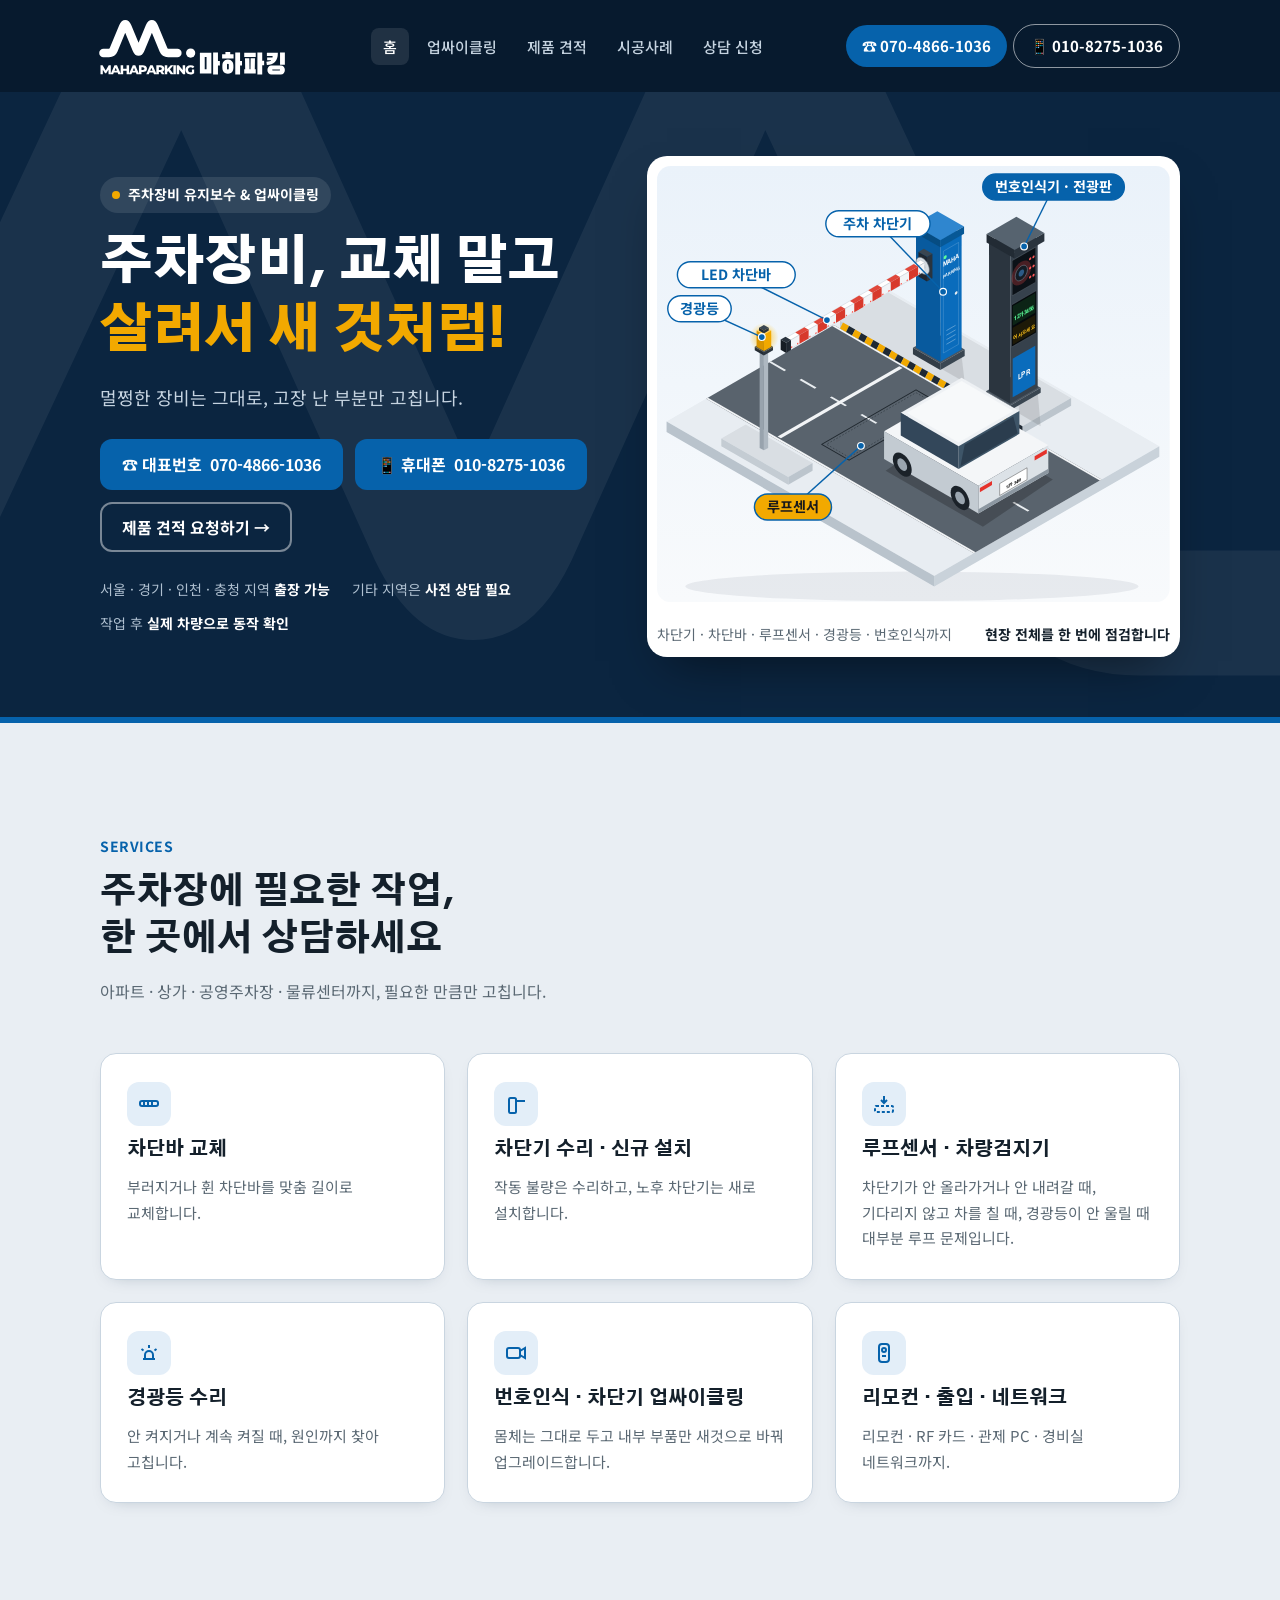
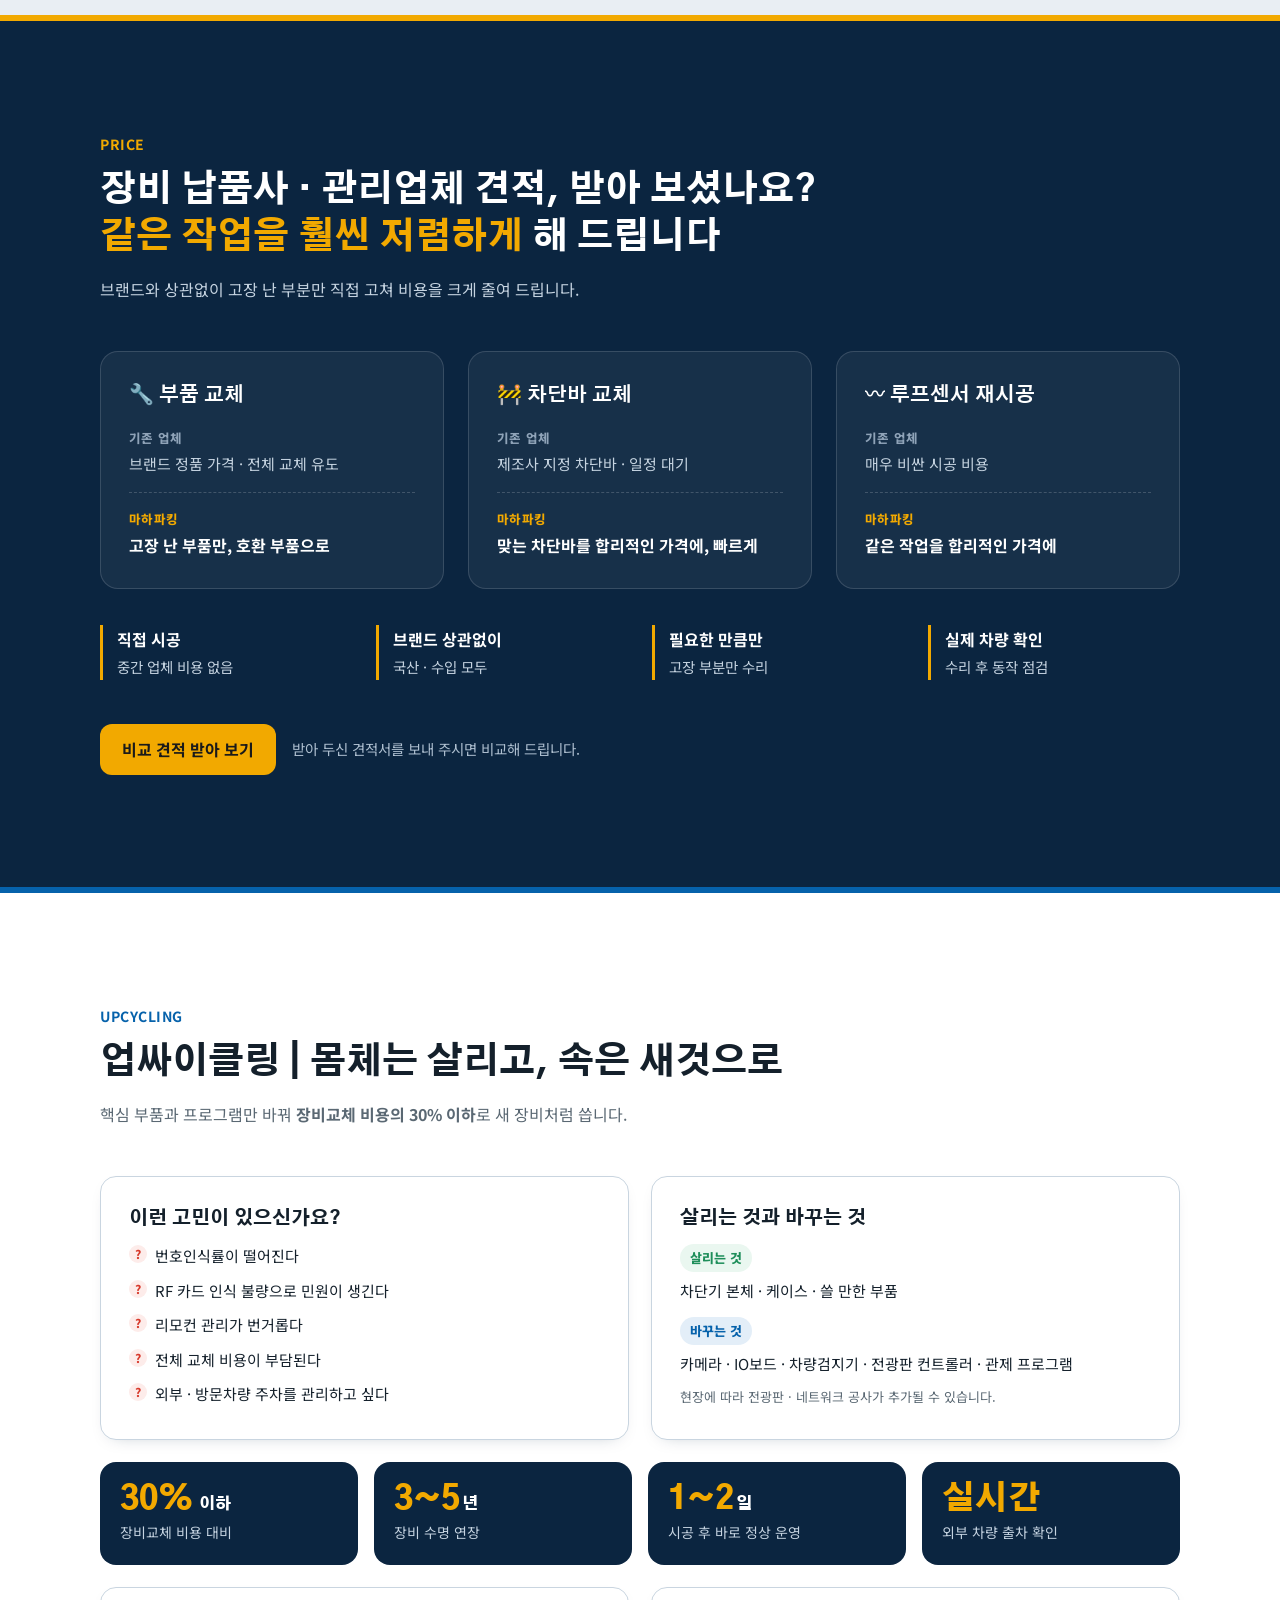
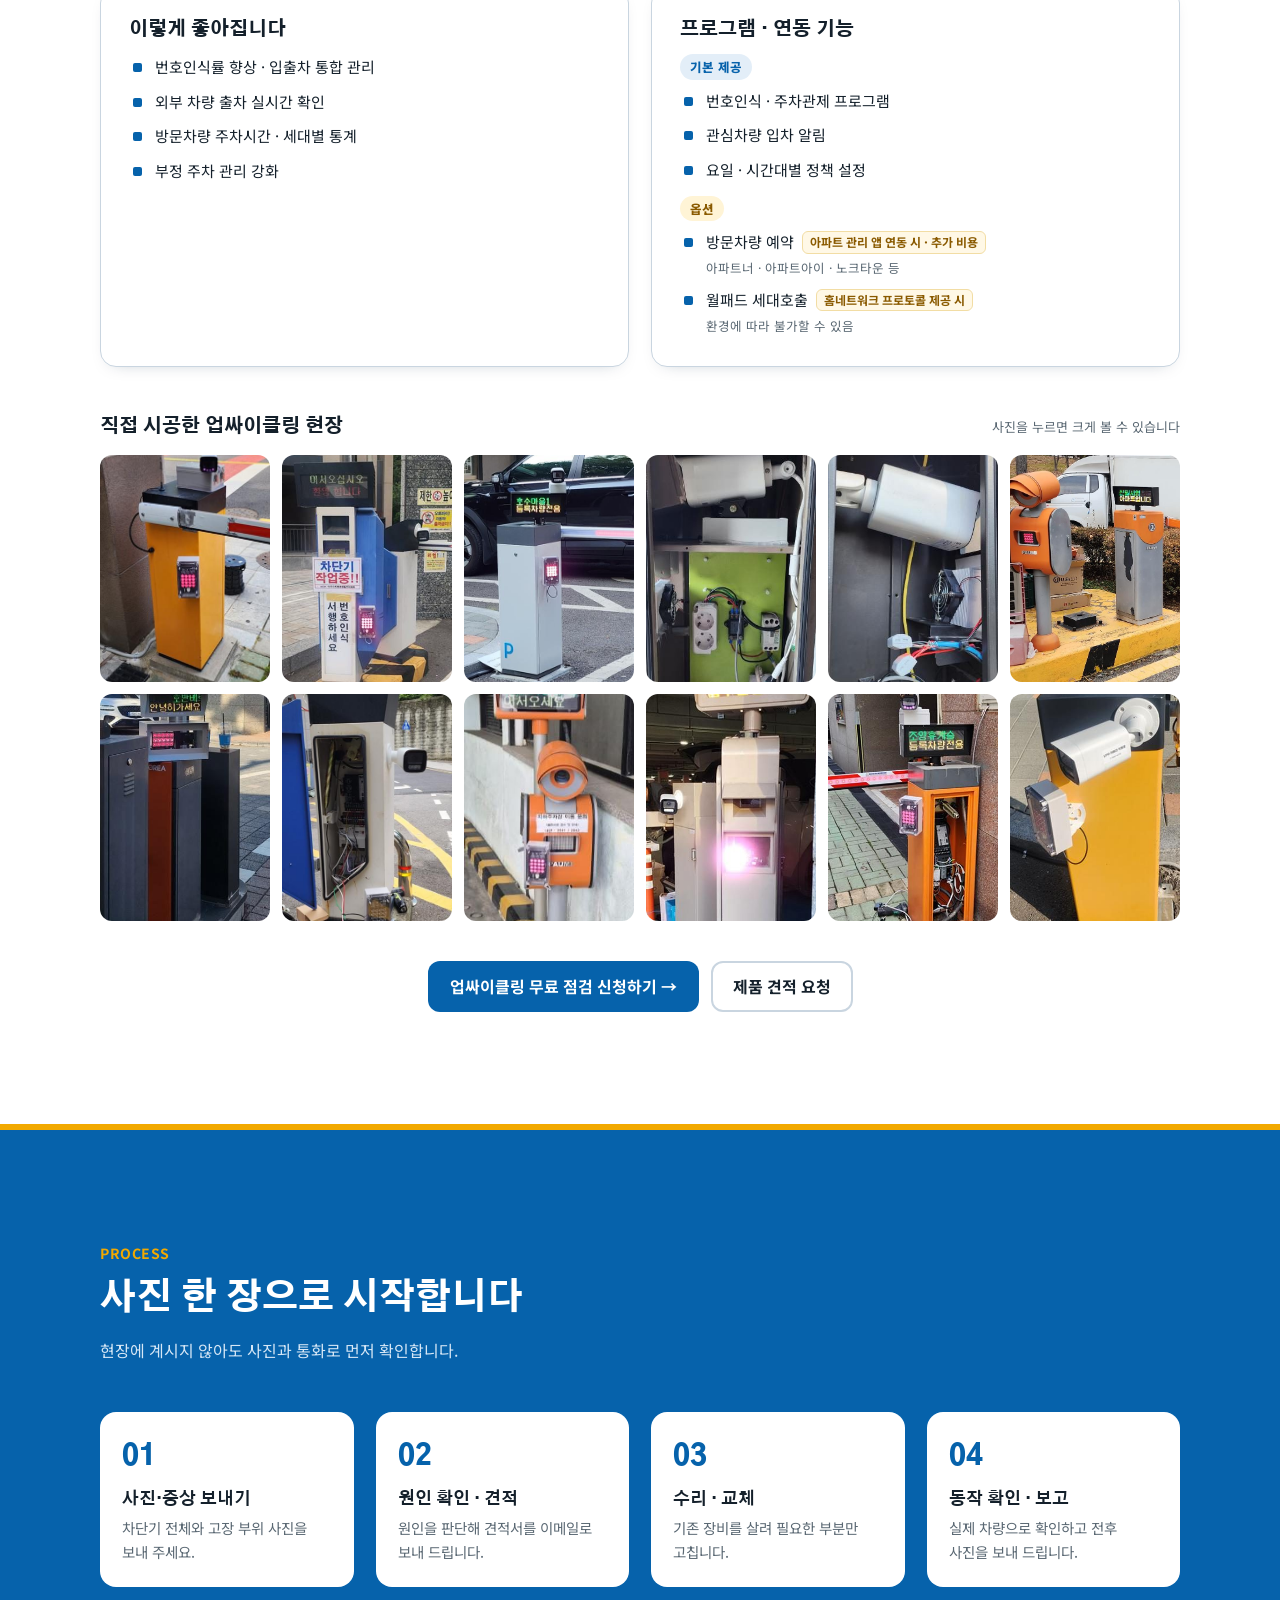
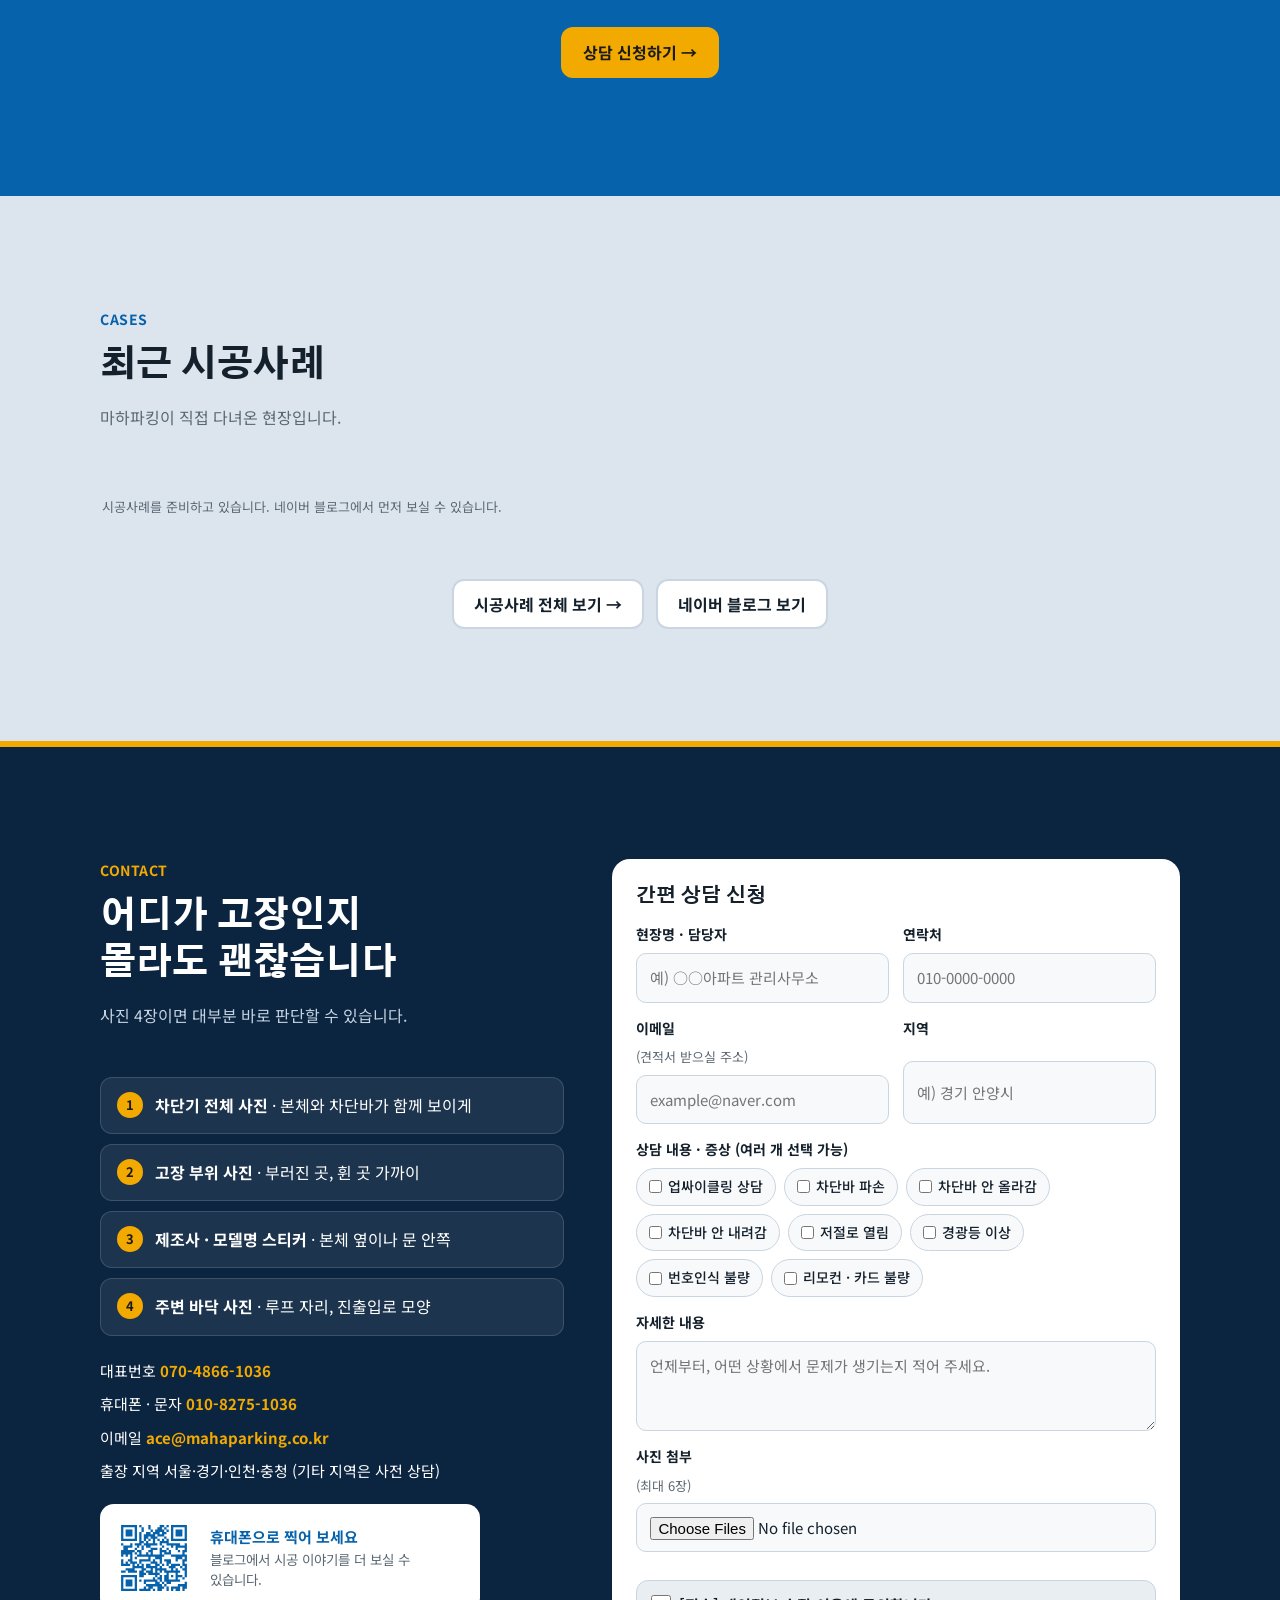
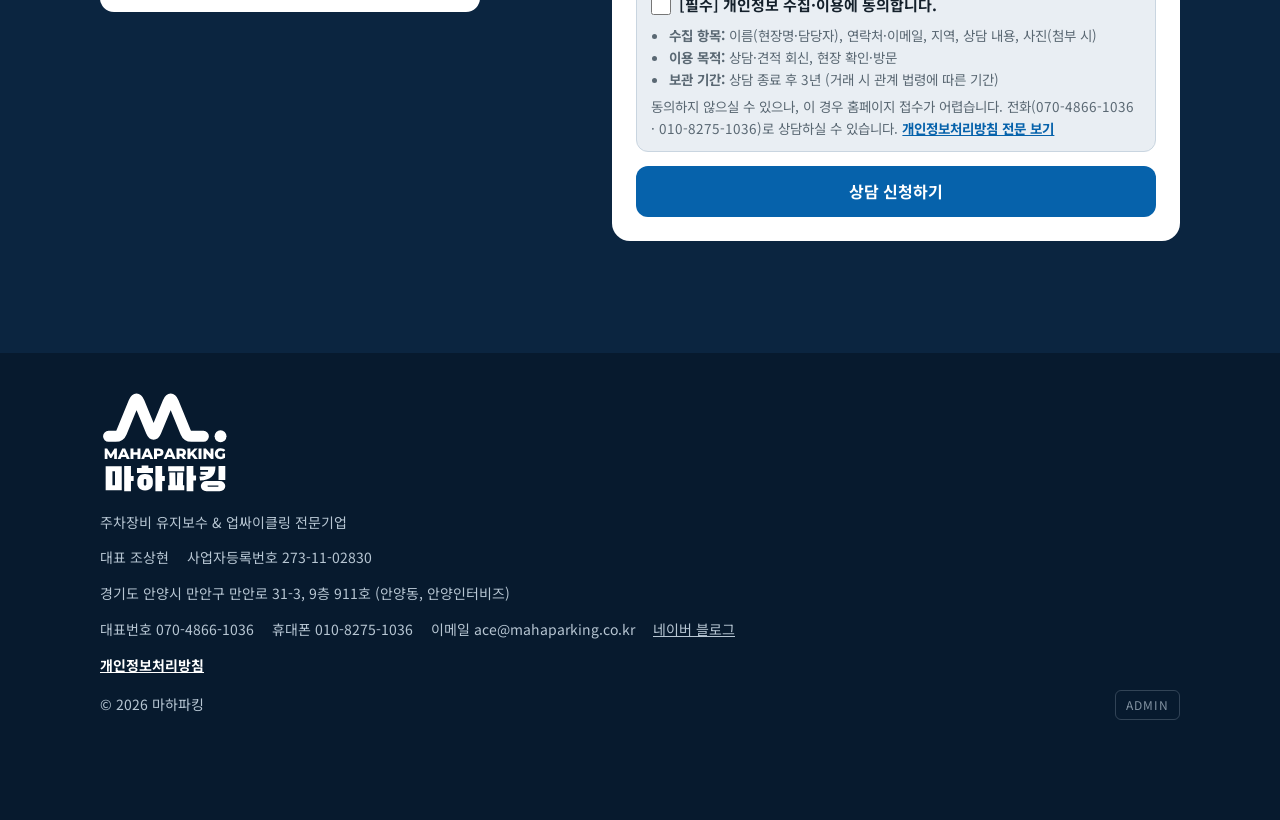
<file: index.html>
<!DOCTYPE html>
<html lang="ko">
<head>
<meta charset="utf-8">
<meta name="viewport" content="width=device-width, initial-scale=1">
<title>마하파킹 | 주차장비 유지보수 &amp; 업싸이클링</title>
<meta name="naver-site-verification" content="ff83433bb1d7d1135dde51ef5adf7406c20cb3d4" />
<meta name="google-site-verification" content="V4HTLKjh28v15bpufsiV7OXf55EodCoq23uChXBT8Kk" />
<link rel="canonical" href="https://www.mahaparking.co.kr/">
<meta property="og:type" content="website">
<meta property="og:url" content="https://www.mahaparking.co.kr/">
<meta property="og:description" content="주차차단기 수리, 차단바 교체, 루프센서 시공, 경광등 수리, 번호인식(LPR) 업그레이드. 서울·경기·인천·충청 출장.">
<meta property="og:title" content="마하파킹 | 주차장비 유지보수 &amp; 업싸이클링">
<meta property="og:image" content="https://www.mahaparking.co.kr/assets/og-image.jpg?v=3">
<meta property="og:image:width" content="1200">
<meta property="og:image:height" content="630">
<meta property="og:site_name" content="마하파킹">
<meta name="twitter:card" content="summary_large_image">
<meta name="description" content="마하파킹 - 주차장비 유지보수 & 업싸이클링 전문. 주차차단기 수리, 차단바 교체, 루프센서 시공, 경광등 수리, 번호인식(LPR) 업그레이드. 서울·경기·인천·충청 출장.">
<link rel="icon" type="image/svg+xml" href="/assets/icon-square.svg">
<link rel="preconnect" href="https://fonts.googleapis.com">
<link rel="preconnect" href="https://fonts.gstatic.com" crossorigin>
<link href="https://fonts.googleapis.com/css2?family=Gothic+A1:wght@500;700;800;900&family=Noto+Sans+KR:wght@400;500;700&display=swap" rel="stylesheet">
<link rel="stylesheet" href="/assets/site.css">
<style>
  .consent{border:1px solid var(--line);border-radius:12px;padding:12px 14px;background:var(--tone-a);font-size:13.5px;line-height:1.6}
  .consent-chk{display:flex;gap:8px;align-items:center;cursor:pointer;font-size:15px}
  .consent-chk input{width:20px;height:20px;flex:none;margin:0}
  .consent ul{margin:8px 0 6px;padding-left:18px;color:var(--muted)}
  .consent p{margin:0;color:var(--muted)}
  .consent a{color:var(--brand);font-weight:700}
  .consent.need{border-color:var(--stop);background:#FFF4F2}
</style>
</head>
<body>

<header>
  <div class="wrap nav">
    <button class="logo" data-go="home" aria-label="마하파킹 홈"><img src="/assets/logo-h-white.svg" alt="마하파킹 MAHAPARKING" class="logo-img"></button>
    <ul class="menu" id="menu">
      <li><button data-go="home">홈</button></li>
      <li><button data-go="home" data-anchor="upcycle">업싸이클링</button></li>
      <li><button data-go="products">제품 견적</button></li>
      <li><button data-go="cases">시공사례</button></li>
      <li><button data-go="home" data-anchor="consult-form">상담 신청</button></li>
    </ul>
    <div class="nav-calls"><a class="nav-call" href="tel:07048661036">☎ 070-4866-1036</a><a class="nav-call nav-call2" href="tel:01082751036">📱 010-8275-1036</a></div>
  </div>
</header>

<main>
<!-- ============ 홈 ============ -->
<div id="view-home" class="view">
  <div class="hero">
    <svg class="hero-wave" viewBox="0 0 1200 300" preserveAspectRatio="xMidYMid slice" aria-hidden="true"><path d="M-20 250 H200 Q240 250 256 212 L360 -10 Q380 -50 400 -10 L500 212 Q520 254 540 212 L640 -10 Q660 -50 680 -10 L784 212 Q800 250 840 250 H1220" fill="none" stroke="#fff" stroke-width="60" stroke-linecap="round" stroke-linejoin="round"/></svg>
    <div class="wrap hero-grid">
      <div>
        <span class="eyebrow">주차장비 유지보수 &amp; 업싸이클링</span>
        <h1>주차장비, 교체 말고<br><em>살려서 새 것처럼!</em></h1>
        <p class="lead">멀쩡한 장비는 그대로,<br class="m-br"> 고장 난 부분만 고칩니다.</p>
        <div class="btns hero-btns">
          <a class="btn btn-primary hero-call" href="tel:07048661036"><small>☎ 대표번호</small><span>070-4866-1036</span></a>
          <a class="btn btn-primary hero-call" href="tel:01082751036"><small>📱 휴대폰</small><span>010-8275-1036</span></a>
          <button class="btn btn-line hero-quote" data-go="products">제품 견적 요청하기 →</button>
        </div>
        <div class="trust"><span>서울 · 경기 · 인천 · 충청 지역 <b>출장 가능</b></span><span>기타 지역은 <b>사전 상담 필요</b></span><span>작업 후 <b>실제 차량으로 동작 확인</b></span></div>
      </div>
      <div class="hero-art">
        <svg viewBox="-280 -262 905 770" width="100%" xmlns="http://www.w3.org/2000/svg" role="img" aria-label="주차장 입구의 차단기, LED 차단바, 전광판 일체형 번호인식기, 루프센서, 경광등과 진입 차량">
<defs><radialGradient id="iglow"><stop offset="0" stop-color="#FFC21A" stop-opacity=".9"/><stop offset="1" stop-color="#FFC21A" stop-opacity="0"/></radialGradient>
<linearGradient id="ibg" x1="0" y1="0" x2="0" y2="1"><stop offset="0" stop-color="#EAF2FA"/><stop offset="1" stop-color="#F8FAFC"/></linearGradient></defs>
<rect x="-280" y="-262" width="905" height="770" rx="24" fill="url(#ibg)"/>
<ellipse cx="170" cy="480" rx="400" ry="26" fill="#0B2540" opacity=".07"/>
<polygon points="134.2,-40.3 606.7,232.5 209.4,461.9 -263.1,189.1" fill="#E8EDF2" />
<polygon points="606.7,251.1 209.4,480.5 209.4,461.9 606.7,232.5" fill="#C9D2DA" />
<polygon points="-263.1,207.7 209.4,480.5 209.4,461.9 -263.1,189.1" fill="#B9C3CC" />
<polygon points="32.2,18.6 504.7,291.4 279.2,421.6 -193.3,148.8" fill="#59636D" />
<polygon points="32.2,18.5 504.7,291.3 501.5,293.2 29.0,20.4" fill="#F2F4F6" />
<polygon points="-190.1,146.9 282.4,419.7 279.2,421.5 -193.3,148.7" fill="#F2F4F6" />
<polygon points="-78.9,82.7 -52.1,98.2 -55.3,100.1 -82.2,84.6" fill="#E9EDF0" />
<polygon points="-25.2,113.7 1.6,129.2 -1.6,131.1 -28.5,115.6" fill="#E9EDF0" />
<polygon points="28.5,144.7 55.3,160.2 52.1,162.1 25.2,146.6" fill="#E9EDF0" />
<polygon points="82.2,175.7 109.0,191.2 105.8,193.1 78.9,177.6" fill="#E9EDF0" />
<polygon points="135.8,206.7 162.7,222.2 159.5,224.1 132.6,208.6" fill="#E9EDF0" />
<polygon points="189.5,237.7 216.4,253.2 213.2,255.1 186.3,239.6" fill="#E9EDF0" />
<polygon points="243.2,268.7 270.1,284.2 266.9,286.1 240.0,270.6" fill="#E9EDF0" />
<polygon points="296.9,299.7 323.8,315.2 320.6,317.1 293.7,301.6" fill="#E9EDF0" />
<polygon points="350.6,330.7 377.5,346.2 374.2,348.1 347.4,332.6" fill="#E9EDF0" />
<polygon points="177.2,133.2 225.5,161.1 59.1,257.2 10.7,229.3" fill="none" stroke="#20282F" stroke-width="1.8" stroke-linejoin="round" />
<polygon points="177.2,138.1 216.9,161.1 59.1,252.2 19.3,229.3" fill="none" stroke="#20282F" stroke-width="1.2" stroke-linejoin="round" stroke-dasharray="3 3" opacity=".7"/>
<polygon points="147.7,91.3 153.6,94.7 -61.2,218.7 -67.1,215.3" fill="#F2F4F6" />
<polygon points="128.9,-38.4 451.0,147.6 365.1,197.2 43.0,11.2" fill="#D9DEE3" />
<polygon points="451.0,161.2 365.1,210.8 365.1,197.2 451.0,147.6" fill="#BCC5CD" />
<polygon points="43.0,24.8 365.1,210.8 365.1,197.2 43.0,11.2" fill="#C4CCD3" />
<polygon points="43.0,24.8 53.7,31.0 59.1,20.5 48.3,14.3" fill="#F2A900" />
<polygon points="53.7,31.0 64.4,37.2 69.8,26.7 59.1,20.5" fill="#1F2933" />
<polygon points="64.4,37.2 75.2,43.4 80.5,32.9 69.8,26.7" fill="#F2A900" />
<polygon points="75.2,43.4 85.9,49.6 91.3,39.1 80.5,32.9" fill="#1F2933" />
<polygon points="85.9,49.6 96.6,55.8 102.0,45.3 91.3,39.1" fill="#F2A900" />
<polygon points="96.6,55.8 107.4,62.0 112.8,51.5 102.0,45.3" fill="#1F2933" />
<polygon points="107.4,62.0 118.1,68.2 123.5,57.7 112.8,51.5" fill="#F2A900" />
<polygon points="118.1,68.2 128.9,74.4 134.2,63.9 123.5,57.7" fill="#1F2933" />
<polygon points="128.9,74.4 139.6,80.6 145.0,70.1 134.2,63.9" fill="#F2A900" />
<polygon points="139.6,80.6 150.3,86.8 155.7,76.3 145.0,70.1" fill="#1F2933" />
<polygon points="150.3,86.8 161.1,93.0 166.5,82.5 155.7,76.3" fill="#F2A900" />
<polygon points="161.1,93.0 171.8,99.2 177.2,88.7 166.5,82.5" fill="#1F2933" />
<polygon points="171.8,99.2 182.6,105.4 187.9,94.9 177.2,88.7" fill="#F2A900" />
<polygon points="182.6,105.4 193.3,111.6 198.7,101.1 187.9,94.9" fill="#1F2933" />
<polygon points="193.3,111.6 204.0,117.8 209.4,107.3 198.7,101.1" fill="#F2A900" />
<polygon points="204.0,117.8 214.8,124.0 220.1,113.5 209.4,107.3" fill="#1F2933" />
<polygon points="214.8,124.0 225.5,130.2 230.9,119.7 220.1,113.5" fill="#F2A900" />
<polygon points="225.5,130.2 236.3,136.4 241.6,125.9 230.9,119.7" fill="#1F2933" />
<polygon points="236.3,136.4 247.0,142.6 252.4,132.1 241.6,125.9" fill="#F2A900" />
<polygon points="247.0,142.6 257.7,148.8 263.1,138.3 252.4,132.1" fill="#1F2933" />
<polygon points="257.7,148.8 268.5,155.0 273.8,144.5 263.1,138.3" fill="#F2A900" />
<polygon points="268.5,155.0 279.2,161.2 284.6,150.7 273.8,144.5" fill="#1F2933" />
<polygon points="279.2,161.2 289.9,167.4 295.3,156.9 284.6,150.7" fill="#F2A900" />
<polygon points="289.9,167.4 300.7,173.6 306.1,163.1 295.3,156.9" fill="#1F2933" />
<polygon points="300.7,173.6 311.4,179.8 316.8,169.3 306.1,163.1" fill="#F2A900" />
<polygon points="311.4,179.8 322.2,186.0 327.5,175.5 316.8,169.3" fill="#1F2933" />
<polygon points="322.2,186.0 332.9,192.2 338.3,181.7 327.5,175.5" fill="#F2A900" />
<polygon points="332.9,192.2 343.6,198.4 349.0,187.9 338.3,181.7" fill="#1F2933" />
<polygon points="343.6,198.4 354.4,204.6 359.7,194.1 349.0,187.9" fill="#F2A900" />
<polygon points="354.4,204.6 365.1,210.8 365.1,197.2 359.7,194.1" fill="#1F2933" />
<polygon points="214.8,48.4 257.7,73.2 263.1,119.7 220.1,94.9" fill="#000" stroke="none" stroke-width="1" stroke-linejoin="round" opacity=".10"/>
<polygon points="354.4,116.6 392.0,138.3 397.3,197.2 359.7,175.5" fill="#000" stroke="none" stroke-width="1" stroke-linejoin="round" opacity=".10"/>
<polygon points="214.8,34.1 263.1,62.0 220.1,86.8 171.8,58.9" fill="#4B5661" />
<polygon points="263.1,73.2 220.1,98.0 220.1,86.8 263.1,62.0" fill="#3A4651" />
<polygon points="171.8,70.1 220.1,98.0 220.1,86.8 171.8,58.9" fill="#323D47" />
<polygon points="214.8,-167.4 257.7,-142.6 220.1,-120.9 177.2,-145.7" fill="#3A92D9" />
<polygon points="257.7,62.0 220.1,83.7 220.1,-120.9 257.7,-142.6" fill="#0A6CBC" />
<polygon points="177.2,58.9 220.1,83.7 220.1,-120.9 177.2,-145.7" fill="#085A9E" />
<polygon points="214.8,-182.3 262.0,-155.0 220.1,-130.8 172.9,-158.1" fill="#2F86CF" />
<polygon points="262.0,-142.6 220.1,-118.4 220.1,-130.8 262.0,-155.0" fill="#075896" />
<polygon points="172.9,-145.7 220.1,-118.4 220.1,-130.8 172.9,-158.1" fill="#064C82" />
<polygon points="252.4,52.7 225.5,68.2 225.5,-111.6 252.4,-127.1" fill="none" stroke="#ffffff" stroke-width="0.8" stroke-linejoin="round" opacity=".35"/>
<polygon points="245.6,-36.4 245.7,-37.1 245.9,-37.8 246.2,-38.5 246.6,-39.1 247.0,-39.7 247.5,-40.2 248.1,-40.6 248.6,-40.9 249.1,-40.9 249.6,-40.9 250.0,-40.7 250.2,-40.3 250.4,-39.8 250.5,-39.2 250.4,-38.6 250.2,-37.9 250.0,-37.2 249.6,-36.5 249.1,-35.9 248.6,-35.4 248.1,-35.0 247.5,-34.8 247.0,-34.7 246.6,-34.8 246.2,-35.0 245.9,-35.4 245.7,-35.8" fill="#E6ECF1" />
<polygon points="247.0,43.4 230.9,52.7" fill="none" stroke="#ffffff" stroke-width="1" stroke-linejoin="round" opacity=".3"/>
<polygon points="247.0,35.3 230.9,44.6" fill="none" stroke="#ffffff" stroke-width="1" stroke-linejoin="round" opacity=".3"/>
<polygon points="247.0,27.3 230.9,36.6" fill="none" stroke="#ffffff" stroke-width="1" stroke-linejoin="round" opacity=".3"/>
<polygon points="247.0,19.2 230.9,28.5" fill="none" stroke="#ffffff" stroke-width="1" stroke-linejoin="round" opacity=".3"/>
<text transform="matrix(0.8660,-0.5000,0,1,238.9,-91.4)" font-size="11" font-weight="900" text-anchor="middle" fill="#ffffff" font-family="Gothic A1,Noto Sans KR,sans-serif">MAHA</text>
<text transform="matrix(0.8660,-0.5000,0,1,238.9,-71.0)" font-size="7.5" font-weight="800" text-anchor="middle" fill="#ffffff" font-family="Gothic A1,Noto Sans KR,sans-serif">PARKING</text>
<polygon points="226.0,-99.5 226.1,-100.2 226.3,-101.0 226.6,-101.8 227.1,-102.5 227.6,-103.2 228.1,-103.7 228.7,-104.2 229.3,-104.4 229.9,-104.5 230.4,-104.5 230.8,-104.2 231.2,-103.8 231.4,-103.3 231.4,-102.6 231.4,-101.9 231.2,-101.1 230.8,-100.3 230.4,-99.6 229.9,-98.9 229.3,-98.4 228.7,-98.0 228.1,-97.7 227.6,-97.6 227.1,-97.7 226.6,-97.9 226.3,-98.3 226.1,-98.9" fill="#5BFF9A" />
<polygon points="191.1,-115.9 206.2,-107.3 196.5,-101.7 181.5,-110.4" fill="#3A4651" />
<polygon points="206.2,-63.9 196.5,-58.3 196.5,-101.7 206.2,-107.3" fill="#2A343E" />
<polygon points="181.5,-67.0 196.5,-58.3 196.5,-101.7 181.5,-110.4" fill="#1F2730" />
<polygon points="200.8,-78.7 200.5,-81.9 199.6,-85.3 198.2,-88.7 196.4,-92.0 194.1,-94.9 191.6,-97.3 189.0,-99.2 186.4,-100.4 183.9,-100.8 181.6,-100.5 179.8,-99.4 178.4,-97.6 177.5,-95.2 177.2,-92.4 177.5,-89.2 178.4,-85.8 179.8,-82.4 181.6,-79.1 183.9,-76.2 186.4,-73.8 189.0,-71.9 191.6,-70.7 194.1,-70.3 196.4,-70.6 198.2,-71.7 199.6,-73.5 200.5,-75.9" fill="#D5DCE2" stroke="#5B6670" stroke-width="1" stroke-linejoin="round" />
<polygon points="193.3,-83.1 193.2,-84.2 192.9,-85.5 192.4,-86.7 191.7,-87.9 190.9,-89.0 190.0,-89.8 189.0,-90.5 188.0,-90.9 187.1,-91.1 186.3,-91.0 185.6,-90.6 185.1,-89.9 184.8,-89.1 184.7,-88.0 184.8,-86.9 185.1,-85.6 185.6,-84.4 186.3,-83.2 187.1,-82.2 188.0,-81.3 189.0,-80.6 190.0,-80.2 190.9,-80.0 191.7,-80.1 192.4,-80.5 192.9,-81.2 193.2,-82.0" fill="#5B6670" />
<polygon points="185.2,-95.8 192.8,-91.5 -44.6,45.6 -52.1,41.2" fill="#FFFFFF" stroke="#AEB8C1" stroke-width="0.6" stroke-linejoin="round" />
<polygon points="192.8,-76.0 -44.6,61.1 -44.6,45.6 192.8,-91.5" fill="#F1F4F7" stroke="#AEB8C1" stroke-width="0.6" stroke-linejoin="round" />
<polygon points="-52.1,56.7 -44.6,61.1 -44.6,45.6 -52.1,41.2" fill="#D6DDE3" stroke="#AEB8C1" stroke-width="0.6" stroke-linejoin="round" />
<polygon points="180.9,-69.1 164.8,-59.8 164.8,-75.3 180.9,-84.6" fill="#D7392B" />
<polygon points="173.4,-89.0 180.9,-84.6 164.8,-75.3 157.3,-79.7" fill="#E0473A" />
<polygon points="148.7,-50.5 132.6,-41.2 132.6,-56.7 148.7,-66.0" fill="#D7392B" />
<polygon points="141.2,-70.4 148.7,-66.0 132.6,-56.7 125.1,-61.1" fill="#E0473A" />
<polygon points="116.5,-31.9 100.4,-22.6 100.4,-38.1 116.5,-47.4" fill="#D7392B" />
<polygon points="109.0,-51.8 116.5,-47.4 100.4,-38.1 92.9,-42.5" fill="#E0473A" />
<polygon points="84.3,-13.3 68.2,-4.0 68.2,-19.5 84.3,-28.8" fill="#D7392B" />
<polygon points="76.8,-33.2 84.3,-28.8 68.2,-19.5 60.7,-23.9" fill="#E0473A" />
<polygon points="52.1,5.3 36.0,14.6 36.0,-0.9 52.1,-10.2" fill="#D7392B" />
<polygon points="44.6,-14.6 52.1,-10.2 36.0,-0.9 28.5,-5.3" fill="#E0473A" />
<polygon points="19.9,23.9 3.8,33.2 3.8,17.7 19.9,8.4" fill="#D7392B" />
<polygon points="12.3,4.0 19.9,8.4 3.8,17.7 -3.8,13.3" fill="#E0473A" />
<polygon points="-12.3,42.5 -28.5,51.8 -28.5,36.3 -12.3,27.0" fill="#D7392B" />
<polygon points="-19.9,22.6 -12.3,27.0 -28.5,36.3 -36.0,31.9" fill="#E0473A" />
<polygon points="182.0,-71.8 182.2,-72.8 182.8,-73.6 183.5,-74.0 184.1,-73.9 184.3,-73.2 184.1,-72.3 183.5,-71.4 182.8,-71.0 182.2,-71.2" fill="#FF3B30" />
<polygon points="171.2,-65.6 171.5,-66.6 172.0,-67.4 172.8,-67.8 173.4,-67.7 173.6,-67.0 173.4,-66.1 172.8,-65.2 172.0,-64.8 171.5,-65.0" fill="#FF3B30" />
<polygon points="160.5,-59.4 160.7,-60.4 161.3,-61.2 162.0,-61.6 162.6,-61.5 162.9,-60.8 162.6,-59.9 162.0,-59.0 161.3,-58.6 160.7,-58.8" fill="#FF3B30" />
<polygon points="149.8,-53.2 150.0,-54.2 150.6,-55.0 151.3,-55.4 151.9,-55.3 152.1,-54.6 151.9,-53.7 151.3,-52.8 150.6,-52.4 150.0,-52.6" fill="#FF3B30" />
<polygon points="139.0,-47.0 139.2,-48.0 139.8,-48.8 140.6,-49.2 141.1,-49.1 141.4,-48.4 141.1,-47.5 140.6,-46.6 139.8,-46.2 139.2,-46.4" fill="#FF3B30" />
<polygon points="128.3,-40.8 128.5,-41.8 129.1,-42.6 129.8,-43.0 130.4,-42.9 130.6,-42.2 130.4,-41.3 129.8,-40.4 129.1,-40.0 128.5,-40.2" fill="#FF3B30" />
<polygon points="117.5,-34.6 117.8,-35.6 118.4,-36.4 119.1,-36.8 119.7,-36.7 119.9,-36.0 119.7,-35.1 119.1,-34.2 118.4,-33.8 117.8,-34.0" fill="#FF3B30" />
<polygon points="106.8,-28.4 107.0,-29.4 107.6,-30.2 108.3,-30.6 108.9,-30.5 109.2,-29.8 108.9,-28.9 108.3,-28.0 107.6,-27.6 107.0,-27.8" fill="#FF3B30" />
<polygon points="96.1,-22.2 96.3,-23.2 96.9,-24.0 97.6,-24.4 98.2,-24.3 98.4,-23.6 98.2,-22.7 97.6,-21.8 96.9,-21.4 96.3,-21.6" fill="#FF3B30" />
<polygon points="85.3,-16.0 85.5,-17.0 86.1,-17.8 86.9,-18.2 87.5,-18.1 87.7,-17.4 87.5,-16.5 86.9,-15.6 86.1,-15.2 85.5,-15.4" fill="#FF3B30" />
<polygon points="74.6,-9.8 74.8,-10.8 75.4,-11.6 76.1,-12.0 76.7,-11.9 76.9,-11.2 76.7,-10.3 76.1,-9.4 75.4,-9.0 74.8,-9.2" fill="#FF3B30" />
<polygon points="63.8,-3.6 64.1,-4.6 64.7,-5.4 65.4,-5.8 66.0,-5.7 66.2,-5.0 66.0,-4.1 65.4,-3.2 64.7,-2.8 64.1,-3.0" fill="#FF3B30" />
<polygon points="53.1,2.6 53.3,1.6 53.9,0.8 54.6,0.4 55.2,0.5 55.5,1.2 55.2,2.1 54.6,3.0 53.9,3.4 53.3,3.2" fill="#FF3B30" />
<polygon points="42.4,8.8 42.6,7.8 43.2,7.0 43.9,6.6 44.5,6.7 44.7,7.4 44.5,8.3 43.9,9.2 43.2,9.6 42.6,9.4" fill="#FF3B30" />
<polygon points="31.6,15.0 31.9,14.0 32.4,13.2 33.2,12.8 33.8,12.9 34.0,13.6 33.8,14.5 33.2,15.4 32.4,15.8 31.9,15.6" fill="#FF3B30" />
<polygon points="20.9,21.2 21.1,20.2 21.7,19.4 22.4,19.0 23.0,19.1 23.2,19.8 23.0,20.7 22.4,21.6 21.7,22.0 21.1,21.8" fill="#FF3B30" />
<polygon points="10.1,27.4 10.4,26.4 11.0,25.6 11.7,25.2 12.3,25.3 12.5,26.0 12.3,26.9 11.7,27.8 11.0,28.2 10.4,28.0" fill="#FF3B30" />
<polygon points="-0.6,33.6 -0.4,32.6 0.2,31.8 1.0,31.4 1.5,31.5 1.8,32.2 1.5,33.1 1.0,34.0 0.2,34.4 -0.4,34.2" fill="#FF3B30" />
<polygon points="-11.3,39.8 -11.1,38.8 -10.5,38.0 -9.8,37.6 -9.2,37.7 -9.0,38.4 -9.2,39.3 -9.8,40.2 -10.5,40.6 -11.1,40.4" fill="#FF3B30" />
<polygon points="-22.1,46.0 -21.8,45.0 -21.3,44.2 -20.5,43.8 -19.9,43.9 -19.7,44.6 -19.9,45.5 -20.5,46.4 -21.3,46.8 -21.8,46.6" fill="#FF3B30" />
<polygon points="-32.8,52.2 -32.6,51.2 -32.0,50.4 -31.3,50.0 -30.7,50.1 -30.4,50.8 -30.7,51.7 -31.3,52.6 -32.0,53.0 -32.6,52.8" fill="#FF3B30" />
<polygon points="-43.5,58.4 -43.3,57.4 -42.7,56.6 -42.0,56.2 -41.4,56.3 -41.2,57.0 -41.4,57.9 -42.0,58.8 -42.7,59.2 -43.3,59.0" fill="#FF3B30" />
<polygon points="-53.2,39.4 -43.5,45.0 -52.1,49.9 -61.7,44.3" fill="#2A343E" />
<polygon points="-43.5,62.9 -52.1,67.9 -52.1,49.9 -43.5,45.0" fill="#1F2730" />
<polygon points="-61.7,62.3 -52.1,67.9 -52.1,49.9 -61.7,44.3" fill="#161D24" />
<polygon points="354.4,104.8 397.3,129.6 343.6,160.6 300.7,135.8" fill="#4B5661" />
<polygon points="397.3,138.3 343.6,169.3 343.6,160.6 397.3,129.6" fill="#3A4651" />
<polygon points="300.7,144.5 343.6,169.3 343.6,160.6 300.7,135.8" fill="#323D47" />
<polygon points="354.4,-155.0 392.0,-133.3 343.6,-105.4 306.1,-127.1" fill="#4A5662" />
<polygon points="392.0,129.6 343.6,157.5 343.6,-105.4 392.0,-133.3" fill="#36414C" />
<polygon points="306.1,135.8 343.6,157.5 343.6,-105.4 306.1,-127.1" fill="#2B353F" />
<polygon points="354.4,-172.4 403.8,-143.8 351.2,-113.5 301.8,-142.0" fill="#56636F" />
<polygon points="403.8,-129.0 351.2,-98.6 351.2,-113.5 403.8,-143.8" fill="#2A343E" />
<polygon points="301.8,-127.1 351.2,-98.6 351.2,-113.5 301.8,-142.0" fill="#222B34" />
<polygon points="387.7,123.4 347.9,146.3 347.9,78.1 387.7,55.2" fill="#0A6CBC" />
<text transform="matrix(0.8660,-0.5000,0,1,367.9,110.1)" font-size="12" font-weight="900" text-anchor="middle" fill="#ffffff" font-family="Gothic A1,Noto Sans KR,sans-serif">LPR</text>
<polygon points="388.7,-57.0 346.9,-32.9 346.9,-94.9 388.7,-119.0" fill="#0B1117" stroke="#5B6670" stroke-width="0.8" stroke-linejoin="round" />
<polygon points="345.9,-63.2 346.5,-68.7 348.2,-74.4 350.9,-80.1 354.5,-85.3 358.6,-89.7 363.1,-92.9 367.5,-94.8 371.7,-95.2 375.2,-94.1 378.0,-91.6 379.7,-87.8 380.3,-83.0 379.7,-77.5 378.0,-71.8 375.2,-66.1 371.7,-60.9 367.5,-56.5 363.1,-53.3 358.6,-51.4 354.5,-51.0 350.9,-52.1 348.2,-54.6 346.5,-58.4" fill="#FF4D4D" opacity=".25"/>
<polygon points="352.4,-66.9 352.7,-69.8 353.5,-72.9 354.7,-76.0 356.4,-78.9 358.5,-81.5 360.7,-83.8 363.1,-85.5 365.5,-86.5 367.8,-86.9 369.8,-86.6 371.5,-85.6 372.8,-84.0 373.6,-81.9 373.9,-79.3 373.6,-76.4 372.8,-73.3 371.5,-70.2 369.8,-67.2 367.8,-64.6 365.5,-62.4 363.1,-60.7 360.7,-59.6 358.5,-59.2 356.4,-59.5 354.7,-60.5 353.5,-62.1 352.7,-64.3" fill="#141C24" stroke="#7A8691" stroke-width="1" stroke-linejoin="round" />
<polygon points="358.4,-70.2 358.5,-71.6 358.8,-72.9 359.4,-74.3 360.2,-75.7 361.1,-76.9 362.1,-77.9 363.2,-78.6 364.3,-79.1 365.3,-79.3 366.2,-79.1 367.0,-78.7 367.5,-78.0 367.9,-77.0 368.0,-75.8 367.9,-74.5 367.5,-73.1 367.0,-71.7 366.2,-70.4 365.3,-69.2 364.3,-68.2 363.2,-67.5 362.1,-67.0 361.1,-66.8 360.2,-66.9 359.4,-67.4 358.8,-68.1 358.5,-69.1" fill="#2C5A86" />
<polygon points="382.6,-68.2 383.0,-69.8 384.0,-71.2 385.2,-72.0 386.3,-71.7 386.6,-70.5 386.3,-68.9 385.2,-67.5 384.0,-66.7 383.0,-67.0" fill="#FF5A5A" />
<polygon points="376.7,-64.8 377.1,-66.4 378.1,-67.8 379.3,-68.5 380.4,-68.3 380.7,-67.1 380.4,-65.5 379.3,-64.1 378.1,-63.3 377.1,-63.6" fill="#FF5A5A" />
<polygon points="382.6,-84.3 383.0,-85.9 384.0,-87.3 385.2,-88.1 386.3,-87.8 386.6,-86.6 386.3,-85.0 385.2,-83.6 384.0,-82.9 383.0,-83.1" fill="#FF5A5A" />
<polygon points="376.7,-80.9 377.1,-82.5 378.1,-83.9 379.3,-84.7 380.4,-84.4 380.7,-83.2 380.4,-81.6 379.3,-80.2 378.1,-79.5 377.1,-79.7" fill="#FF5A5A" />
<polygon points="382.6,-100.4 383.0,-102.0 384.0,-103.5 385.2,-104.2 386.3,-103.9 386.6,-102.8 386.3,-101.2 385.2,-99.7 384.0,-99.0 383.0,-99.2" fill="#FF5A5A" />
<polygon points="376.7,-97.0 377.1,-98.6 378.1,-100.1 379.3,-100.8 380.4,-100.5 380.7,-99.4 380.4,-97.7 379.3,-96.3 378.1,-95.6 377.1,-95.8" fill="#FF5A5A" />
<polygon points="389.8,32.2 345.8,57.7 345.8,-16.7 389.8,-42.2" fill="#05090D" stroke="#5B6670" stroke-width="0.8" stroke-linejoin="round" />
<polygon points="387.7,-3.1 348.0,19.9 348.0,-14.8 387.7,-37.8" fill="#0C2416" />
<polygon points="387.7,30.4 348.0,53.4 348.0,23.6 387.7,0.7" fill="#1E1A08" />
<text transform="matrix(0.8660,-0.5000,0,1,367.9,1.0)" font-size="9.5" font-weight="900" text-anchor="middle" fill="#5BFF9A" font-family="Gothic A1,Noto Sans KR,sans-serif">12가3456</text>
<text transform="matrix(0.8660,-0.5000,0,1,367.9,34.5)" font-size="8.5" font-weight="800" text-anchor="middle" fill="#FFC21A" font-family="Gothic A1,Noto Sans KR,sans-serif">어서오세요</text>
<polygon points="-123.5,194.1 -5.4,262.3 -48.3,287.1 -166.5,218.9" fill="#D9DEE3" />
<polygon points="-5.4,275.9 -48.3,300.7 -48.3,287.1 -5.4,262.3" fill="#BCC5CD" />
<polygon points="-166.5,232.5 -48.3,300.7 -48.3,287.1 -166.5,218.9" fill="#C4CCD3" />
<polygon points="-91.3,58.9 -83.8,63.2 -91.3,67.6 -98.8,63.2" fill="#C9D1D8" />
<polygon points="-83.8,235.6 -91.3,239.9 -91.3,67.6 -83.8,63.2" fill="#AEB8C1" />
<polygon points="-98.8,235.6 -91.3,239.9 -91.3,67.6 -98.8,63.2" fill="#98A3AD" />
<polygon points="-91.3,47.7 -75.2,57.0 -91.3,66.3 -107.4,57.0" fill="#3A4651" />
<polygon points="-75.2,63.2 -91.3,72.5 -91.3,66.3 -75.2,57.0" fill="#2A343E" />
<polygon points="-107.4,63.2 -91.3,72.5 -91.3,66.3 -107.4,57.0" fill="#222B34" />
<circle cx="-91.3" cy="40.9" r="26" fill="url(#iglow)"/>
<polygon points="-91.3,21.1 -78.4,28.5 -91.3,36.0 -104.2,28.5" fill="#FFD15C" />
<polygon points="-78.4,57.0 -91.3,64.5 -91.3,36.0 -78.4,28.5" fill="#F2A900" />
<polygon points="-104.2,57.0 -91.3,64.5 -91.3,36.0 -104.2,28.5" fill="#D99500" />
<polygon points="-91.3,18.6 -82.7,23.6 -91.3,28.5 -99.9,23.6" fill="#3A4651" />
<polygon points="-82.7,28.5 -91.3,33.5 -91.3,28.5 -82.7,23.6" fill="#2A343E" />
<polygon points="-99.9,28.5 -91.3,33.5 -91.3,28.5 -99.9,23.6" fill="#222B34" />
<polygon points="247.0,192.1 418.8,291.3 295.3,375.0 123.5,275.8" fill="#000" stroke="none" stroke-width="1" stroke-linejoin="round" opacity=".22"/>
<polygon points="244.3,134.8 410.8,231.0 287.3,302.3 120.8,206.2" fill="#F4F6F8" />
<polygon points="410.8,279.9 287.3,351.2 287.3,302.3 410.8,231.0" fill="#DCE2E7" />
<polygon points="120.8,255.1 287.3,351.2 287.3,302.3 120.8,206.2" fill="#C3CBD2" />
<polygon points="257.7,111.6 359.7,170.5 252.4,232.5 150.3,173.6" fill="#EEF1F4" />
<polygon points="359.7,210.8 252.4,272.8 252.4,232.5 359.7,170.5" fill="#3E5568" />
<polygon points="150.3,213.9 252.4,272.8 252.4,232.5 150.3,173.6" fill="#33475A" />
<polygon points="356.5,209.6 255.6,267.8 263.1,230.0 349.0,180.4" fill="#2B3D4E" />
<polygon points="257.7,117.7 349.0,170.4 252.4,226.2 161.1,173.5" fill="#F7F9FA" />
<polygon points="408.1,245.5 386.6,257.9 386.6,250.5 408.1,238.1" fill="#E5322B" />
<polygon points="311.4,301.3 289.9,313.7 289.9,306.3 311.4,293.9" fill="#E5322B" />
<polygon points="373.2,291.7 324.9,319.6 324.9,298.6 373.2,270.7" fill="#FFFFFF" stroke="#222" stroke-width="0.7" stroke-linejoin="round" />
<text transform="matrix(0.8660,-0.5000,0,1,349.1,300.8)" font-size="7" font-weight="900" text-anchor="middle" fill="#111" font-family="Gothic A1,Noto Sans KR,sans-serif">12가 3456</text>
<polygon points="410.8,279.9 287.3,351.2 287.3,343.8 410.8,272.5" fill="#8C97A1" />
<polygon points="169.6,274.7 169.2,270.2 168.0,265.4 166.0,260.6 163.4,256.0 160.2,251.9 156.7,248.5 153.0,245.9 149.3,244.2 145.8,243.6 142.6,244.1 140.0,245.6 138.0,248.1 136.7,251.4 136.3,255.5 136.7,260.0 138.0,264.8 140.0,269.6 142.6,274.1 145.8,278.2 149.3,281.7 153.0,284.3 156.7,286.0 160.2,286.6 163.4,286.1 166.0,284.6 168.0,282.1 169.2,278.7" fill="#1B2229" />
<polygon points="161.5,270.1 161.3,267.7 160.7,265.3 159.6,262.8 158.3,260.4 156.6,258.3 154.8,256.5 152.9,255.2 151.0,254.3 149.2,254.0 147.6,254.3 146.2,255.0 145.2,256.3 144.5,258.1 144.3,260.2 144.5,262.5 145.2,264.9 146.2,267.4 147.6,269.8 149.2,271.9 151.0,273.7 152.9,275.0 154.8,275.9 156.6,276.2 158.3,276.0 159.6,275.2 160.7,273.9 161.3,272.2" fill="#9AA5AF" />
<polygon points="271.6,333.6 271.2,329.1 270.0,324.3 268.0,319.5 265.4,314.9 262.2,310.8 258.7,307.4 255.0,304.8 251.3,303.1 247.8,302.5 244.6,303.0 242.0,304.5 240.0,307.0 238.8,310.3 238.3,314.4 238.8,318.9 240.0,323.7 242.0,328.5 244.6,333.0 247.8,337.1 251.3,340.6 255.0,343.2 258.7,344.9 262.2,345.5 265.4,345.0 268.0,343.5 270.0,341.0 271.2,337.6" fill="#1B2229" />
<polygon points="263.5,329.0 263.3,326.6 262.7,324.2 261.7,321.7 260.3,319.3 258.7,317.2 256.8,315.4 254.9,314.1 253.0,313.2 251.2,312.9 249.6,313.2 248.2,313.9 247.2,315.2 246.6,317.0 246.3,319.1 246.6,321.4 247.2,323.8 248.2,326.3 249.6,328.7 251.2,330.8 253.0,332.6 254.9,333.9 256.8,334.8 258.7,335.1 260.3,334.9 261.7,334.1 262.7,332.8 263.3,331.1" fill="#9AA5AF" />
<line x1="368" y1="-120" x2="420" y2="-225" stroke="#0662AB" stroke-width="2.5"/><circle cx="368" cy="-120" r="6" fill="#0662AB" stroke="#fff" stroke-width="2"/><rect x="295.0" y="-248" width="250" height="46" rx="23" fill="#0662AB" stroke="#0662AB" stroke-width="2.5"/><text x="420" y="-216" text-anchor="middle" font-size="25" font-weight="700" fill="#ffffff" font-family="Noto Sans KR,sans-serif">번호인식기 · 전광판</text><line x1="225" y1="-40" x2="110" y2="-160" stroke="#0662AB" stroke-width="2.5"/><circle cx="225" cy="-40" r="6" fill="#0662AB" stroke="#fff" stroke-width="2"/><rect x="18.0" y="-183" width="184" height="46" rx="23" fill="#ffffff" stroke="#0662AB" stroke-width="2.5"/><text x="110" y="-151" text-anchor="middle" font-size="25" font-weight="700" fill="#0662AB" font-family="Noto Sans KR,sans-serif">주차 차단기</text><line x1="20" y1="10" x2="-140" y2="-70" stroke="#0662AB" stroke-width="2.5"/><circle cx="20" cy="10" r="6" fill="#0662AB" stroke="#fff" stroke-width="2"/><rect x="-244.0" y="-93" width="208" height="46" rx="23" fill="#ffffff" stroke="#0662AB" stroke-width="2.5"/><text x="-140" y="-61" text-anchor="middle" font-size="25" font-weight="700" fill="#0662AB" font-family="Noto Sans KR,sans-serif">LED 차단바</text><line x1="80" y1="232" x2="-40" y2="340" stroke="#0662AB" stroke-width="2.5"/><circle cx="80" cy="232" r="6" fill="#0662AB" stroke="#fff" stroke-width="2"/><rect x="-108.0" y="317" width="136" height="46" rx="23" fill="#F2A900" stroke="#0662AB" stroke-width="2.5"/><text x="-40" y="349" text-anchor="middle" font-size="25" font-weight="700" fill="#1a1a1a" font-family="Noto Sans KR,sans-serif">루프센서</text><line x1="-95" y1="40" x2="-205" y2="-10" stroke="#0662AB" stroke-width="2.5"/><circle cx="-95" cy="40" r="6" fill="#0662AB" stroke="#fff" stroke-width="2"/><rect x="-261.0" y="-33" width="112" height="46" rx="23" fill="#ffffff" stroke="#0662AB" stroke-width="2.5"/><text x="-205" y="-1" text-anchor="middle" font-size="25" font-weight="700" fill="#0662AB" font-family="Noto Sans KR,sans-serif">경광등</text>
</svg>
        <div class="art-cap"><span>차단기 · 차단바 · 루프센서 · 경광등 · 번호인식까지</span><b>현장 전체를 한 번에 점검합니다</b></div>
      </div>
    </div>
  </div>

  <section id="services" class="tone-a">
    <div class="wrap">
      <div class="sec-head"><div class="kicker">SERVICES</div><h2>주차장에 필요한 작업, 한 곳에서 상담하세요</h2><p>아파트 · 상가 · 공영주차장 · 물류센터까지, 필요한 만큼만 고칩니다.</p></div>
      <div class="svc-grid" id="svc-grid"></div>
    </div>
  </section>

  <!-- 가격 장점 -->
  <section id="price" class="tone-navy">
    <style>
      #price h2 em{font-style:normal;color:var(--signal)}
      #price .sec-head{max-width:none}
      #price .sec-head p{color:#C5D3E0}
      #price .pr-why{display:grid;grid-template-columns:repeat(4,1fr);gap:24px;margin:36px 0 0;padding:0;list-style:none}
      #price .pr-why li{border-left:3px solid var(--signal);padding:2px 0 2px 14px;color:#C5D3E0;font-size:14.5px;line-height:1.6}
      #price .pr-why b{color:#fff;display:block;font-size:16px;margin-bottom:2px}
      #price .pr-grid{display:grid;grid-template-columns:repeat(3,1fr);gap:24px}
      #price .pr-card{background:rgba(255,255,255,.05);border:1px solid rgba(255,255,255,.14);border-radius:18px;padding:30px 28px}
      #price .pr-card h3{font-size:20px;color:#fff;margin:0 0 20px}
      #price .pr-row{font-size:15px;line-height:1.6}
      #price .pr-row + .pr-row{margin-top:16px;padding-top:16px;border-top:1px dashed rgba(255,255,255,.18)}
      #price .pr-tag{display:block;font-size:12.5px;font-weight:800;letter-spacing:.02em;margin-bottom:4px}
      #price .pr-old{color:#8FA3B8}
      #price .pr-old + span{color:#C5D3E0}
      #price .pr-new{color:var(--signal)}
      #price .pr-new + span{color:#fff;font-weight:700;font-size:16px}
      #price .pr-cta{display:flex;gap:16px;flex-wrap:wrap;align-items:center;margin-top:44px}
      #price .pr-cta p{margin:0;color:#AFC0D0;font-size:14.5px}
      @media (max-width:860px){#price .pr-grid{grid-template-columns:1fr;gap:16px}#price .pr-card{padding:24px 22px}#price .pr-why{grid-template-columns:1fr 1fr;gap:18px}}
    </style>
    <div class="wrap">
      <div class="sec-head"><div class="kicker">PRICE</div><h2>장비 납품사 · 관리업체 견적, 받아 보셨나요?<br><em>같은 작업을 훨씬 저렴하게</em> 해 드립니다</h2><p>브랜드와 상관없이 고장 난 부분만 직접 고쳐 비용을 크게 줄여 드립니다.</p></div>
      <div class="pr-grid">
        <div class="pr-card"><h3>🔧 부품 교체</h3>
          <div class="pr-row"><span class="pr-tag pr-old">기존 업체</span><span>브랜드 정품 가격 · 전체 교체 유도</span></div>
          <div class="pr-row"><span class="pr-tag pr-new">마하파킹</span><span>고장 난 부품만, 호환 부품으로</span></div></div>
        <div class="pr-card"><h3>🚧 차단바 교체</h3>
          <div class="pr-row"><span class="pr-tag pr-old">기존 업체</span><span>제조사 지정 차단바 · 일정 대기</span></div>
          <div class="pr-row"><span class="pr-tag pr-new">마하파킹</span><span>맞는 차단바를 합리적인 가격에, 빠르게</span></div></div>
        <div class="pr-card"><h3>〰️ 루프센서 재시공</h3>
          <div class="pr-row"><span class="pr-tag pr-old">기존 업체</span><span>매우 비싼 시공 비용</span></div>
          <div class="pr-row"><span class="pr-tag pr-new">마하파킹</span><span>같은 작업을 합리적인 가격에</span></div></div>
      </div>
      <ul class="pr-why">
        <li><b>직접 시공</b>중간 업체 비용 없음</li>
        <li><b>브랜드 상관없이</b>국산 · 수입 모두</li>
        <li><b>필요한 만큼만</b>고장 부분만 수리</li>
        <li><b>실제 차량 확인</b>수리 후 동작 점검</li>
      </ul>
      <div class="pr-cta"><button class="btn btn-cta" type="button" data-go="home" data-anchor="consult-form">비교 견적 받아 보기</button><p>받아 두신 견적서를 보내 주시면 비교해 드립니다.</p></div>
    </div>
  </section>

  <section id="upcycle" class="tone-w">
    <div class="wrap">
      <div class="sec-head"><div class="kicker">UPCYCLING</div><h2>업싸이클링 | 몸체는 살리고, 속은 새것으로</h2><p>핵심 부품과 프로그램만 바꿔 <b>장비교체 비용의 30% 이하</b>로 새 장비처럼 씁니다.</p></div>

      <div class="up-grid">
        <div class="card up-card">
          <h3>이런 고민이 있으신가요?</h3>
          <ul class="up-check">
            <li>번호인식률이 떨어진다</li>
            <li>RF 카드 인식 불량으로 민원이 생긴다</li>
            <li>리모컨 관리가 번거롭다</li>
            <li>전체 교체 비용이 부담된다</li>
            <li>외부 · 방문차량 주차를 관리하고 싶다</li>
          </ul>
        </div>
        <div class="card up-card">
          <h3>살리는 것과 바꾸는 것</h3>
          <div class="up-vs">
            <div><span class="tag keep">살리는 것</span><p>차단기 본체 · 케이스 · 쓸 만한 부품</p></div>
            <div><span class="tag swap">바꾸는 것</span><p>카메라 · IO보드 · 차량검지기 · 전광판 컨트롤러 · 관제 프로그램</p></div>
          </div>
          <p class="hint" style="margin:10px 0 0">현장에 따라 전광판 · 네트워크 공사가 추가될 수 있습니다.</p>
        </div>
      </div>

      <div class="up-stats">
        <div><b>30%<small> 이하</small></b><span>장비교체 비용 대비</span></div>
        <div><b>3~5<small>년</small></b><span>장비 수명 연장</span></div>
        <div><b>1~2<small>일</small></b><span>시공 후 바로 정상 운영</span></div>
        <div><b>실시간</b><span>외부 차량 출차 확인</span></div>
      </div>

      <div class="up-grid">
        <div class="card up-card">
          <h3>이렇게 좋아집니다</h3>
          <ul class="up-list">
            <li>번호인식률 향상 · 입출차 통합 관리</li>
            <li>외부 차량 출차 실시간 확인</li>
            <li>방문차량 주차시간 · 세대별 통계</li>
            <li>부정 주차 관리 강화</li>
          </ul>
        </div>
        <div class="card up-card">
          <h3>프로그램 · 연동 기능</h3>
          <div class="pf-group"><span class="pf-tag base">기본 제공</span>
            <ul class="up-list">
              <li>번호인식 · 주차관제 프로그램</li>
              <li>관심차량 입차 알림</li>
              <li>요일 · 시간대별 정책 설정</li>
            </ul>
          </div>
          <div class="pf-group"><span class="pf-tag opt">옵션</span>
            <ul class="up-list">
              <li>방문차량 예약 <span class="pf-cond">아파트 관리 앱 연동 시 · 추가 비용</span><small>아파트너 · 아파트아이 · 노크타운 등</small></li>
              <li>월패드 세대호출 <span class="pf-cond">홈네트워크 프로토콜 제공 시</span><small>환경에 따라 불가할 수 있음</small></li>
            </ul>
          </div>
        </div>
      </div>

      <div class="up-gallery-head"><h3>직접 시공한 업싸이클링 현장</h3><span class="hint">사진을 누르면 크게 볼 수 있습니다</span></div>
      <div class="up-gallery"><button type="button" class="up-ph" data-up="01"><img src="/assets/upcycle/01.jpg" alt="마하파킹 업싸이클링 시공 현장 1" loading="lazy"></button><button type="button" class="up-ph" data-up="02"><img src="/assets/upcycle/02.jpg" alt="마하파킹 업싸이클링 시공 현장 2" loading="lazy"></button><button type="button" class="up-ph" data-up="03"><img src="/assets/upcycle/03.jpg" alt="마하파킹 업싸이클링 시공 현장 3" loading="lazy"></button><button type="button" class="up-ph" data-up="04"><img src="/assets/upcycle/04.jpg" alt="마하파킹 업싸이클링 시공 현장 4" loading="lazy"></button><button type="button" class="up-ph" data-up="05"><img src="/assets/upcycle/05.jpg" alt="마하파킹 업싸이클링 시공 현장 5" loading="lazy"></button><button type="button" class="up-ph" data-up="06"><img src="/assets/upcycle/06.jpg" alt="마하파킹 업싸이클링 시공 현장 6" loading="lazy"></button><button type="button" class="up-ph" data-up="07"><img src="/assets/upcycle/07.jpg" alt="마하파킹 업싸이클링 시공 현장 7" loading="lazy"></button><button type="button" class="up-ph" data-up="08"><img src="/assets/upcycle/08.jpg" alt="마하파킹 업싸이클링 시공 현장 8" loading="lazy"></button><button type="button" class="up-ph" data-up="09"><img src="/assets/upcycle/09.jpg" alt="마하파킹 업싸이클링 시공 현장 9" loading="lazy"></button><button type="button" class="up-ph" data-up="10"><img src="/assets/upcycle/10.jpg" alt="마하파킹 업싸이클링 시공 현장 10" loading="lazy"></button><button type="button" class="up-ph" data-up="11"><img src="/assets/upcycle/11.jpg" alt="마하파킹 업싸이클링 시공 현장 11" loading="lazy"></button><button type="button" class="up-ph" data-up="12"><img src="/assets/upcycle/12.jpg" alt="마하파킹 업싸이클링 시공 현장 12" loading="lazy"></button></div>

      <div class="center-cta"><button class="btn btn-primary" data-go="home" data-anchor="consult-form" data-pick="업싸이클링 상담">업싸이클링 무료 점검 신청하기 →</button><button class="btn btn-line" data-go="products">제품 견적 요청</button></div>
    </div>
  </section>

  <section class="tone-blue">
    <div class="wrap">
      <div class="sec-head"><div class="kicker">PROCESS</div><h2>사진 한 장으로 시작합니다</h2><p>현장에 계시지 않아도 사진과 통화로 먼저 확인합니다.</p></div>
      <ol class="steps">
        <li><h3>사진·증상 보내기</h3><p>차단기 전체와 고장 부위 사진을 보내 주세요.</p></li>
        <li><h3>원인 확인 · 견적</h3><p>원인을 판단해 견적서를 이메일로 보내 드립니다.</p></li>
        <li><h3>수리 · 교체</h3><p>기존 장비를 살려 필요한 부분만 고칩니다.</p></li>
        <li><h3>동작 확인 · 보고</h3><p>실제 차량으로 확인하고 전후 사진을 보내 드립니다.</p></li>
      </ol>
      <div class="center-cta"><button class="btn btn-cta" data-go="home" data-anchor="consult-form">상담 신청하기 →</button></div>
    </div>
  </section>

  <section class="tone-b">
    <div class="wrap">
      <div class="sec-head"><div class="kicker">CASES</div><h2>최근 시공사례</h2><p>마하파킹이 직접 다녀온 현장입니다.</p></div>
      <style>
        .cc-wrap{position:relative}
        .cc-track{display:flex;gap:16px;overflow-x:auto;scroll-snap-type:x mandatory;scroll-behavior:smooth;scrollbar-width:none;padding:4px 2px 8px}
        .cc-track::-webkit-scrollbar{display:none}
        .cc-track > .case{flex:0 0 calc((100% - 32px) / 3);scroll-snap-align:start;min-width:0}
        .cc-btn{position:absolute;top:110px;width:48px;height:48px;border-radius:50%;border:1px solid var(--line);background:#fff;color:var(--ink);font-size:24px;font-weight:700;line-height:1;cursor:pointer;box-shadow:0 6px 18px rgba(10,30,50,.18);display:grid;place-items:center;z-index:2}
        .cc-btn:hover{background:var(--brand);color:#fff;border-color:var(--brand)}
        .cc-btn:focus-visible{outline:3px solid var(--signal);outline-offset:2px}
        .cc-btn[disabled]{opacity:0;pointer-events:none}
        .cc-prev{left:-24px}.cc-next{right:-24px}
        .cc-count{text-align:center;margin-top:10px;font-size:14px;color:var(--muted)}
        @media (max-width:900px){.cc-track > .case{flex-basis:calc((100% - 16px) / 2)}}
        @media (max-width:600px){.cc-track > .case{flex-basis:86%}.cc-prev{left:-8px}.cc-next{right:-8px}.cc-btn{width:42px;height:42px;font-size:20px}}
      </style>
      <div class="cc-wrap">
        <button class="cc-btn cc-prev" type="button" id="cc-prev" aria-label="이전 시공사례" disabled>‹</button>
        <div class="cc-track" id="home-cases" tabindex="0" aria-label="최근 시공사례 (좌우로 넘겨 보세요)"></div>
        <button class="cc-btn cc-next" type="button" id="cc-next" aria-label="다음 시공사례">›</button>
      </div>
      <div class="cc-count" id="cc-count" aria-live="polite"></div>
      <div class="center-cta"><a class="btn btn-line" href="/cases">시공사례 전체 보기 →</a><a class="btn btn-line" href="https://blog.naver.com/mahaparking">네이버 블로그 보기</a></div>
    </div>
  </section>

  <section id="contact" class="tone-navy">
    <div class="wrap contact-grid">
      <div>
        <div class="sec-head"><div class="kicker">CONTACT</div><h2>어디가 고장인지 몰라도 괜찮습니다</h2><p>사진 4장이면 대부분 바로 판단할 수 있습니다.</p></div>
        <ol class="checklist">
          <li><b>1</b><span><strong>차단기 전체 사진</strong> · 본체와 차단바가 함께 보이게</span></li>
          <li><b>2</b><span><strong>고장 부위 사진</strong> · 부러진 곳, 휜 곳 가까이</span></li>
          <li><b>3</b><span><strong>제조사 · 모델명 스티커</strong> · 본체 옆이나 문 안쪽</span></li>
          <li><b>4</b><span><strong>주변 바닥 사진</strong> · 루프 자리, 진출입로 모양</span></li>
        </ol>
        <div class="contact-box">
          <div>대표번호 <a href="tel:07048661036">070-4866-1036</a></div>
          <div>휴대폰 · 문자 <a href="tel:01082751036">010-8275-1036</a></div>
          <div>이메일 <a href="mailto:ace@mahaparking.co.kr">ace@mahaparking.co.kr</a></div>
          <div>출장 지역 서울·경기·인천·충청 (기타 지역은 사전 상담)</div>
        </div>
        <a class="qr-card" href="https://blog.naver.com/mahaparking"><img src="/assets/qr-blue.svg" alt="마하파킹 네이버 블로그 QR 코드"><span><b>휴대폰으로 찍어 보세요</b><br>블로그에서 시공 이야기를 더 보실 수 있습니다.</span></a>
      </div>
      <form class="form" id="consult-form" novalidate>
        <h3 style="font-size:20px">간편 상담 신청</h3>
        <div class="row2">
          <label class="f" for="c-name">현장명 · 담당자<input id="c-name" placeholder="예) ○○아파트 관리사무소"></label>
          <label class="f" for="c-phone">연락처<input id="c-phone" inputmode="tel" placeholder="010-0000-0000"></label>
        </div>
        <div class="row2">
          <label class="f" for="c-email">이메일 <span class="hint">(견적서 받으실 주소)</span><input id="c-email" type="email" placeholder="example@naver.com"></label>
          <label class="f" for="c-area">지역<input id="c-area" placeholder="예) 경기 안양시"></label>
        </div>
        <div>
          <div style="font-size:14px;font-weight:700;margin-bottom:6px">상담 내용 · 증상 (여러 개 선택 가능)</div>
          <div class="chips" id="c-symptom"></div>
        </div>
        <label class="f" for="c-memo">자세한 내용<textarea id="c-memo" placeholder="언제부터, 어떤 상황에서 문제가 생기는지 적어 주세요."></textarea></label>
        <label class="f" for="c-photo">사진 첨부 <span class="hint">(최대 6장)</span><input id="c-photo" type="file" accept="image/*" multiple></label>
        <div class="thumbs" id="c-thumbs"></div>
<div class="consent">
          <label class="consent-chk" for="c-agree"><input type="checkbox" id="c-agree"> <span><b>[필수] 개인정보 수집·이용에 동의합니다.</b></span></label>
          <ul>
            <li><b>수집 항목:</b> 이름(현장명·담당자), 연락처·이메일, 지역, 상담 내용, 사진(첨부 시)</li>
            <li><b>이용 목적:</b> 상담·견적 회신, 현장 확인·방문</li>
            <li><b>보관 기간:</b> 상담 종료 후 3년 (거래 시 관계 법령에 따른 기간)</li>
          </ul>
          <p>동의하지 않으실 수 있으나, 이 경우 홈페이지 접수가 어렵습니다. 전화(070-4866-1036 · 010-8275-1036)로 상담하실 수 있습니다. <a href="/privacy.html" target="_blank" rel="noopener">개인정보처리방침 전문 보기</a></p>
        </div>
        <button class="btn btn-primary" type="submit">상담 신청하기</button>
        <div id="c-done" class="notice ok hidden" aria-live="polite"></div>
      </form>
    </div>
  </section>
</div>

<!-- ============ 제품 견적 ============ -->
<div id="view-products" class="view hidden">
  <div class="page-top"><div class="wrap"><div class="kicker">PRODUCTS</div><h1>제품 견적 요청</h1><p>필요한 제품을 담아 견적을 요청하세요. 가격은 현장 상황에 맞춰 확인한 뒤 견적서로 이메일을 보내 드립니다. 결제는 견적 확인 후 진행됩니다.</p></div></div>
  <div class="wrap" style="padding-top:28px;padding-bottom:60px">
    <div class="filter" id="prod-filter"></div>
    <div class="shop">
      <div class="prod-grid" id="prod-grid"></div>
      <aside class="card cart" aria-label="견적 요청함">
        <h3>견적 요청함 <span id="cart-count" class="hint"></span></h3>
        <ul class="cart-list" id="cart-list"></ul>
        <form id="req-form" class="hidden" style="display:grid;gap:10px" novalidate>
          <label class="f" for="r-name">현장명 · 담당자<input id="r-name" placeholder="예) ○○빌라 관리인"></label>
          <label class="f" for="r-phone">연락처<input id="r-phone" inputmode="tel" placeholder="010-0000-0000"></label>
          <label class="f" for="r-email">이메일 <span class="hint">(견적서 받으실 주소)</span><input id="r-email" type="email" placeholder="example@naver.com"></label>
          <label class="f" for="r-area">설치 지역<input id="r-area" placeholder="예) 서울 송파구"></label>
          <label class="f" for="r-memo">요청 사항<textarea id="r-memo" style="min-height:70px" placeholder="현장 상황, 희망 일정 등"></textarea></label>
  <div class="consent">
            <label class="consent-chk" for="r-agree"><input type="checkbox" id="r-agree"> <span><b>[필수] 개인정보 수집·이용에 동의합니다.</b></span></label>
            <ul>
              <li><b>수집 항목:</b> 이름(현장명·담당자), 연락처·이메일, 지역, 상담 내용, 사진(첨부 시)</li>
              <li><b>이용 목적:</b> 상담·견적 회신, 현장 확인·방문</li>
              <li><b>보관 기간:</b> 상담 종료 후 3년 (거래 시 관계 법령에 따른 기간)</li>
            </ul>
            <p>동의하지 않으실 수 있으나, 이 경우 홈페이지 접수가 어렵습니다. 전화(070-4866-1036 · 010-8275-1036)로 상담하실 수 있습니다. <a href="/privacy.html" target="_blank" rel="noopener">개인정보처리방침 전문 보기</a></p>
          </div>
          <button class="btn btn-primary" type="submit">견적 요청 보내기</button>
          <p class="hint" id="r-err" role="alert"></p>
        </form>
        <div id="req-done" class="notice ok hidden" aria-live="polite"></div>
      </aside>
    </div>
  </div>
</div>

<!-- ============ 시공사례 ============ -->
<div id="view-cases" class="view hidden">
  <div class="page-top"><div class="wrap"><div class="kicker">CASES</div><h1>시공사례</h1><p>마하파킹이 직접 다녀온 현장을 사진과 함께 짧게 소개합니다.</p></div></div>
  <div class="wrap" style="padding-top:28px;padding-bottom:60px">
    <div class="filter" id="case-filter"></div>
    <div class="case-grid" id="all-cases"></div>
  </div>
</div>

</main>

<footer>
  <div class="wrap">
    <img src="/assets/logo-v-white.svg" alt="마하파킹" class="foot-logo">
    <div>주차장비 유지보수 &amp; 업싸이클링 전문기업</div>
    <div class="biz"><span>대표 조상현</span><span>사업자등록번호 273-11-02830</span></div>
    <div class="biz"><span>경기도 안양시 만안구 만안로 31-3, 9층 911호 (안양동, 안양인터비즈)</span></div>
    <div class="biz"><span>대표번호 070-4866-1036</span><span>휴대폰 010-8275-1036</span><span>이메일 ace@mahaparking.co.kr</span><a href="https://blog.naver.com/mahaparking">네이버 블로그</a></div>
    <div class="biz"><a href="/privacy.html" style="color:#fff;font-weight:700">개인정보처리방침</a></div>
    <div class="foot-end"><span>© 2026 마하파킹</span><a class="admin-link" href="/admin/" rel="nofollow">ADMIN</a></div>
  </div>
</footer>

<nav class="mobile-bar" aria-label="빠른 연락">
  <a class="call" href="tel:07048661036">☎ 전화하기</a>
  <button class="photo" data-go="home" data-anchor="consult-form">상담 신청</button>
</nav>

<div class="modal hidden" id="modal" role="dialog" aria-modal="true"><div class="modal-box" id="modal-box"></div></div>

<script src="/assets/supabase.js"></script>
<script src="/assets/common.js"></script>
<script src="/assets/site.js"></script>
</body>
</html>
</file>
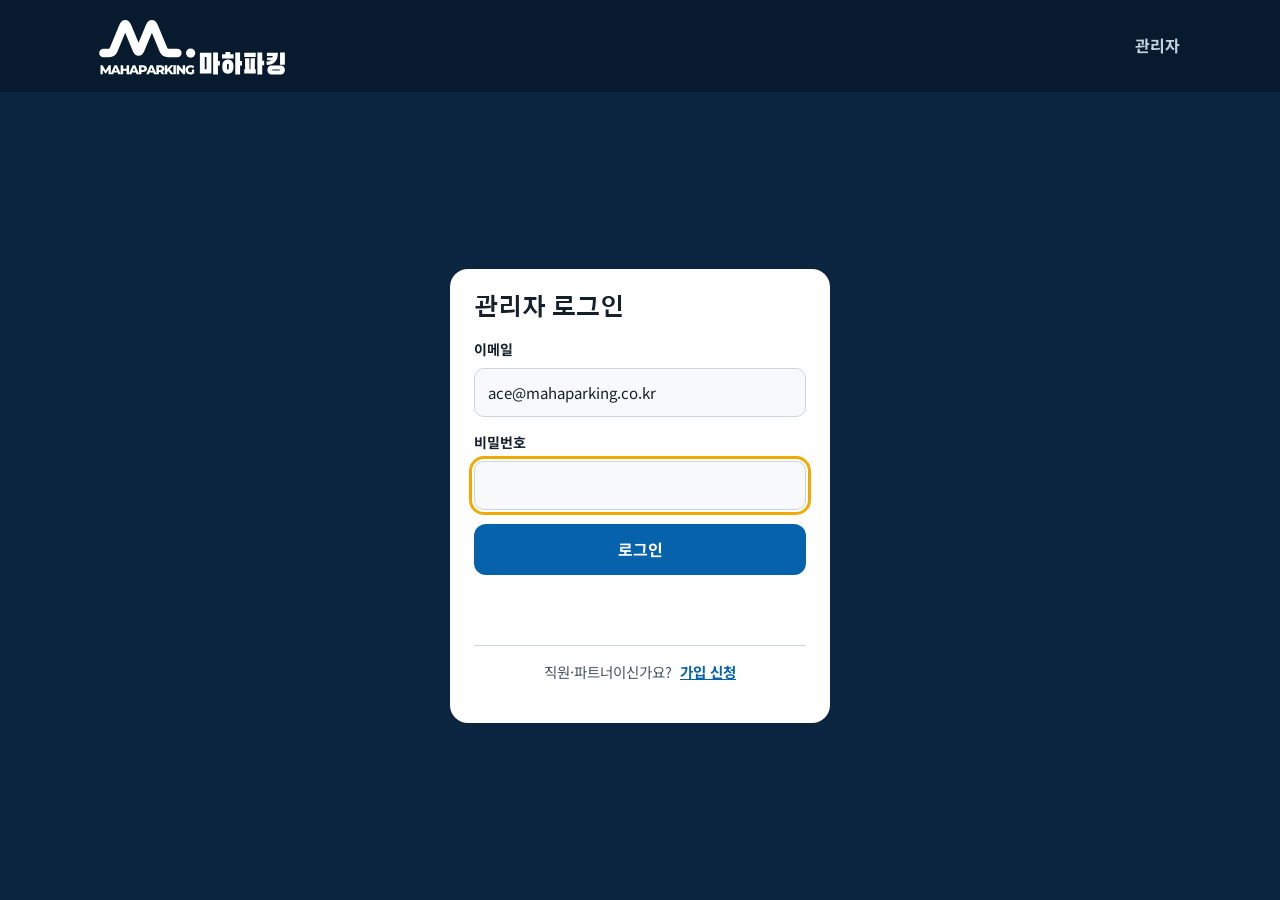
<file: admin/index.html>
<!DOCTYPE html>
<html lang="ko">
<head>
<meta charset="utf-8">
<meta name="viewport" content="width=device-width, initial-scale=1">
<meta name="robots" content="noindex, nofollow">
<title>마하파킹 관리자</title>
<link rel="icon" type="image/svg+xml" href="/assets/icon-square.svg">
<link rel="preconnect" href="https://fonts.googleapis.com">
<link rel="preconnect" href="https://fonts.gstatic.com" crossorigin>
<link href="https://fonts.googleapis.com/css2?family=Gothic+A1:wght@500;700;800;900&family=Noto+Sans+KR:wght@400;500;700;900&family=Black+Han+Sans&family=Do+Hyeon&family=Jua&display=swap" rel="stylesheet">
<link rel="stylesheet" href="/assets/site.css">
<style>
/* 메뉴: PC 왼쪽 메뉴 · 휴대폰 ☰ 메뉴 */
.adm-layout{display:grid;grid-template-columns:230px minmax(0,1fr);gap:22px;align-items:start;margin-top:22px}
.adm-side{position:sticky;top:12px;background:#fff;border:1px solid var(--line);border-radius:14px;padding:8px}
.adm-menu-btn{display:none}
.adm-grp + .adm-grp{border-top:1px solid #E6ECF2}
.adm-grp-h{display:flex;justify-content:space-between;align-items:center;padding:12px 10px;font-weight:800;font-size:15.5px;cursor:pointer;border-radius:10px;user-select:none}
.adm-grp-h:hover{background:#F2F6FA}
.adm-grp-h i{font-style:normal;color:var(--muted);transition:transform .15s}
.adm-grp.open .adm-grp-h i{transform:rotate(180deg)}
.adm-grp-items{display:none;padding:0 0 8px 8px}
.adm-grp.open .adm-grp-items{display:grid;gap:2px}
.adm-grp-items button{display:flex;align-items:center;gap:6px;width:100%;text-align:left;border:0;background:none;border-radius:9px;padding:10px 12px;font:inherit;font-size:15px;font-weight:700;color:var(--ink);cursor:pointer}
.adm-grp-items button:hover{background:#F2F6FA;color:var(--brand)}
.adm-grp-items button[aria-selected="true"]{background:var(--navy);color:#fff}
.adm-grp-items .badge{margin-left:auto}
.adm-grp-h .grp-badge{margin-left:auto;margin-right:8px;background:var(--stop);color:#fff;border-radius:999px;font-size:12px;font-style:normal;font-weight:800;padding:0 7px;line-height:20px}
.adm-grp-h .grp-badge.hidden{display:none}
.adm-main > .panel{margin-top:0}
@media (max-width:860px){
  .adm-layout{grid-template-columns:minmax(0,1fr);gap:12px;margin-top:12px}
  .adm-side{position:sticky;top:0;z-index:15;padding:6px}
  .adm-menu-btn{display:flex;gap:8px;align-items:center;width:100%;border:0;background:none;font:inherit;font-weight:800;font-size:16px;padding:10px;cursor:pointer;color:var(--ink)}
  .adm-menu-btn b{margin-left:auto;color:var(--brand);font-weight:800}
  .adm-burger{font-size:20px}
  .adm-nav{display:none;max-height:70vh;overflow:auto;border-top:1px solid var(--line);margin-top:4px}
  .adm-side.show .adm-nav{display:block}
}
.login{min-height:calc(100vh - 92px);display:grid;place-items:center;padding:24px;background:var(--navy)}
.login .form{width:100%;max-width:380px}
.req-photos{display:flex;gap:6px;flex-wrap:wrap;margin-top:6px}
.acc-row{display:flex;gap:10px;align-items:center;flex-wrap:wrap}
.acc-list{list-style:none;margin:0;padding:0;display:grid;gap:8px}
.acc-list li{display:flex;gap:10px;align-items:center;justify-content:space-between;border:1px solid var(--line);border-radius:10px;padding:10px 12px}
.mk-top{background:var(--navy);color:#fff;border-radius:12px;padding:18px 20px;margin-bottom:18px}
.mk-top h3{font-size:19px;margin-bottom:8px;color:#fff}
.mk-top ol{margin:0;padding-left:20px;display:grid;gap:4px}
.mk-sec{border:1px solid var(--line);border-radius:12px;padding:16px 18px;margin-bottom:14px;background:#fff}
.mk-sec h4{font-family:var(--font-display);font-size:17px;margin:0 0 10px;color:var(--brand-deep)}
.mk-item{padding:10px 0;border-top:1px dashed var(--line)}
.mk-item:first-of-type{border-top:0;padding-top:0}
.mk-item b{display:block;font-size:15.5px}
.mk-item a{color:var(--brand);text-decoration:none}
.mk-item a:hover{text-decoration:underline}
.mk-item p{margin:4px 0;font-size:14.5px}
.mk-ins{font-size:14px;background:#FFF6DD;border-left:4px solid var(--signal);padding:6px 10px;border-radius:6px;margin-top:6px}
.mk-meta{font-size:12.5px;color:var(--muted)}
.mk-tip{border:2px solid var(--signal);background:#FFFBEF}
.mk-src{font-size:13px;color:var(--muted);margin:0;padding-left:18px}
.mk-src a{color:var(--muted)}
.req-photos img{width:52px;height:52px;object-fit:cover;border-radius:6px;cursor:zoom-in}
/* 현장샷 */
.shot-step{margin-top:26px}
.shot-step h3{font-size:19px;display:flex;align-items:center;gap:10px;margin-bottom:8px}
.shot-step-no{display:inline-grid;place-items:center;width:30px;height:30px;border-radius:50%;background:var(--brand);color:#fff;font-size:15px}
.shot-stages{display:grid;gap:12px}
.shot-stage{border:1px solid var(--line);border-radius:14px;padding:12px 14px;background:#fff}
.shot-stage-h{display:flex;align-items:center;gap:8px;flex-wrap:wrap;margin-bottom:10px}
.shot-stage-h b{font-size:16px}
.shot-no{display:inline-grid;place-items:center;width:24px;height:24px;border-radius:50%;background:var(--navy);color:#fff;font-size:13px;font-weight:700}
.shot-thumbs{display:flex;gap:8px;flex-wrap:wrap}
.shot-th{margin:0;position:relative;width:96px}
.shot-th-img{display:block;padding:0;border:0;background:none;cursor:pointer;border-radius:10px;overflow:hidden}
.shot-th-img img{width:96px;height:96px;object-fit:cover;display:block}
.shot-badge{position:absolute;left:4px;top:4px;background:#FFD84D;color:#1a1a1a;font-size:11px;font-weight:700;padding:1px 6px;border-radius:5px;pointer-events:none}
.shot-x{position:absolute;top:4px;right:4px;width:28px;height:28px;border-radius:50%;border:0;background:rgba(0,0,0,.65);color:#fff;cursor:pointer;font-size:16px;line-height:1}
.shot-mv{display:flex;gap:4px;margin-top:4px}
.shot-mv button{flex:1;height:32px;border:1px solid var(--line);background:#F7F9FB;border-radius:8px;cursor:pointer}
.shot-mv button:disabled{opacity:.35;cursor:default}
.shot-add{width:96px;height:96px;border:2px dashed #A9B8C6;border-radius:10px;background:#F7F9FB;color:var(--brand);display:flex;flex-direction:column;align-items:center;justify-content:center;font-size:26px;font-weight:700;cursor:pointer;line-height:1}
.shot-add span{font-size:12px;margin-top:4px}
.shot-pt{display:flex;gap:14px;flex-wrap:wrap;align-items:flex-start}
.shot-pt-img{position:relative;display:inline-block;max-width:100%;flex:0 1 auto;align-self:center}
.shot-pt-img img{max-width:100%;max-height:52vh;width:auto;height:auto;display:block;border-radius:10px;cursor:crosshair}
.shot-pt-dot{position:absolute;width:26px;height:26px;margin:-13px 0 0 -13px;border-radius:50%;background:#FFD84D;border:3px solid #14202B;pointer-events:none}
.shot-pt-side{display:flex;flex-direction:column;align-items:center;gap:4px}
.shot-pt-side canvas{width:144px;height:256px;border-radius:10px;background:#000}
.shot-seg{display:flex;gap:6px;align-items:center;flex-wrap:wrap;margin-top:10px}
.shot-seg b{width:72px;font-size:14px}
.shot-seg button{min-height:44px;padding:0 14px;border:2px solid var(--line);background:#fff;border-radius:10px;font-weight:700;cursor:pointer}
.shot-seg button[aria-pressed="true"]{border-color:var(--brand);background:#E6F0F8;color:var(--brand)}
.shot-res-grid{display:flex;gap:18px;flex-wrap:wrap;align-items:flex-start}
.shot-pv-wrap{display:flex;flex-direction:column;align-items:center;gap:4px;flex:0 0 auto}
.shot-pv-wrap canvas{width:216px;height:384px;border-radius:12px;background:#000}
.shot-res-grid > div:last-child{flex:1 1 320px}
.shot-styles{display:grid;grid-template-columns:repeat(auto-fill,minmax(150px,1fr));gap:10px}
.shot-scenes{display:grid;gap:10px;margin-top:16px}
.shot-scene{display:flex;gap:10px;align-items:flex-start;border:2px solid var(--line);border-radius:12px;padding:8px;background:#fff}
.shot-scene.on{border-color:var(--brand)}
.shot-scene-img{padding:0;border:0;background:none;cursor:pointer;flex:none}
.shot-scene-img img{width:64px;height:64px;object-fit:cover;border-radius:8px;display:block}
.shot-scene textarea{min-height:64px}
.shot-progress{width:100%;height:14px;margin-top:12px}
.shot-video-el{width:100%;max-width:300px;border-radius:12px;background:#000;display:block}
.shot-blog{width:100%;min-height:420px;font-size:14px;line-height:1.7}
.shot-voice{display:flex;gap:10px;align-items:flex-end;flex-wrap:wrap}
.shot-voice label.f{flex:1 1 180px}
.shot-voice .btn{min-height:44px}
/* 영업·홍보 */
.sl-subs{display:flex;gap:4px;flex-wrap:wrap;border-bottom:2px solid var(--line);margin:14px 0 16px}
.sl-subs button{border:0;background:none;padding:10px 14px;font-weight:700;font-size:15px;color:var(--muted);cursor:pointer;border-bottom:3px solid transparent;margin-bottom:-2px;display:inline-flex;gap:6px;align-items:center}
.sl-subs button[aria-selected="true"]{color:var(--brand);border-bottom-color:var(--brand)}
.sl-kpis{display:grid;grid-template-columns:repeat(4,1fr);gap:8px;margin:6px 0 14px}
.sl-kpis div{border:1px solid var(--line);border-radius:10px;padding:8px 12px;background:#F7F9FB}
.sl-kpis span{display:block;font-size:12.5px;color:var(--muted)}
.sl-kpis b{font-size:20px}
.sl-list{display:grid;grid-template-columns:repeat(auto-fill,minmax(290px,1fr));gap:10px}
.sl-plist{display:grid;grid-template-columns:repeat(auto-fill,minmax(260px,1fr));gap:12px;margin-top:16px}
.sl-card{border:1px solid var(--line);border-radius:12px;padding:12px 14px;background:#fff;display:grid;gap:6px;align-content:start}
.sl-card-h{display:flex;gap:6px;align-items:center;flex-wrap:wrap}
.sl-card-h b{font-size:16.5px}
.sl-co{display:flex;gap:6px;align-items:center;flex-wrap:wrap;font-size:17.5px;line-height:1.35;padding-bottom:6px;border-bottom:1px dashed var(--line)}
.sl-co b{font-weight:900;color:var(--brand-deep)}
.sl-person{font-weight:800}
.sl-promo{display:inline-block;font-size:13px;font-weight:700;color:#8A5A00;background:#FFF6DD;border-radius:6px;padding:1px 8px}
.sl-promo.none{color:var(--muted);background:#EEF1F4;font-weight:500}
.sl-line{font-size:14.5px}
.sl-line a{color:var(--brand);font-weight:700;text-decoration:none}
.sl-btns{display:flex;gap:6px;flex-wrap:wrap;margin-top:4px}
.sl-worked{background:#FFF3D6;color:#8A5A00}
.sl-kind{background:#EEF1F4;color:#43505B}
.sl-kinds{display:flex;gap:8px;flex-wrap:wrap}
.sl-kindopt{display:inline-flex;align-items:center;gap:6px;border:2px solid var(--line);border-radius:10px;padding:9px 14px;font-weight:700;font-size:15px;cursor:pointer;background:#fff}
.sl-kindopt input{width:18px;height:18px;margin:0}
.sl-kindopt:has(input:checked){border-color:var(--brand);background:#E6F0F8;color:var(--brand)}
.sl-cam{position:relative;width:100%;aspect-ratio:3/4;max-height:62vh;background:#000;border-radius:12px;overflow:hidden}
.sl-cam video{width:100%;height:100%;object-fit:cover;display:block}
.sl-cam-frame{position:absolute;left:7%;right:7%;top:50%;transform:translateY(-50%);aspect-ratio:90/50;border:2px solid rgba(255,255,255,.85);border-radius:10px;box-shadow:0 0 0 9999px rgba(0,0,0,.45);pointer-events:none}
.sl-cam-frame span{position:absolute;width:26px;height:26px;border:4px solid var(--signal)}
.sl-cam-frame span:nth-child(1){left:-4px;top:-4px;border-right:0;border-bottom:0;border-radius:10px 0 0 0}
.sl-cam-frame span:nth-child(2){right:-4px;top:-4px;border-left:0;border-bottom:0;border-radius:0 10px 0 0}
.sl-cam-frame span:nth-child(3){left:-4px;bottom:-4px;border-right:0;border-top:0;border-radius:0 0 0 10px}
.sl-cam-frame span:nth-child(4){right:-4px;bottom:-4px;border-left:0;border-top:0;border-radius:0 0 10px 0}
.sl-cam-tip{position:absolute;left:0;right:0;bottom:12px;margin:0;text-align:center;color:#fff;font-weight:700;font-size:14.5px;text-shadow:0 1px 3px rgba(0,0,0,.8)}
.sl-media{aspect-ratio:4/3;background:#0B2540;border-radius:10px;overflow:hidden;display:grid;place-items:center}
.sl-media img,.sl-media video{width:100%;height:100%;object-fit:contain;display:block}
.sl-box{border:1px solid var(--line);border-radius:12px;padding:14px 16px;background:#F7F9FB;display:grid;gap:10px;margin-top:10px}
.sl-box summary{cursor:pointer}
.sl-chk{display:flex;gap:8px;align-items:center;font-size:14.5px;cursor:pointer}
.sl-chk input{width:20px;height:20px;flex:none;margin:0}
.sl-consent{display:flex;gap:10px;align-items:center;flex-wrap:wrap;border:2px solid #CFE3D6;background:#F1FAF4;border-radius:10px;padding:10px 12px}
.sl-hist{list-style:none;margin:6px 0 0;padding:0;display:grid;gap:6px}
.sl-hist li{display:flex;justify-content:space-between;gap:10px;align-items:center;border:1px solid var(--line);border-radius:8px;padding:8px 10px;font-size:14px;flex-wrap:wrap}
.sl-step{border:1px solid var(--line);border-radius:12px;padding:14px 16px;margin-bottom:12px;background:#fff;display:grid;gap:6px}
.sl-step > b{font-size:16px;display:flex;gap:8px;align-items:center;flex-wrap:wrap}
.sl-no{display:inline-grid;place-items:center;width:26px;height:26px;border-radius:50%;background:var(--brand);color:#fff;font-size:14px}
.sl-pick{max-height:320px;overflow:auto;border:1px solid var(--line);border-radius:10px;padding:8px 10px;display:grid;gap:8px;background:#F7F9FB}
.sl-phone{background:#E9EEF3;border-radius:14px;padding:14px;max-width:380px}
.sl-bubble{background:#fff;border-radius:12px;padding:12px 14px;white-space:pre-wrap;font-size:14px;line-height:1.6;word-break:break-all}
.sl-chan{display:flex;gap:16px;flex-wrap:wrap}
.sl-testrow{border:2px solid #F2D58A;background:#FFFBEF;border-radius:10px;padding:10px 12px}
.sl-inline{display:flex;gap:8px;align-items:center}
.sl-inline input{flex:1}
.sl-inline .btn{flex:none;white-space:nowrap}
@media (max-width:600px){.sl-kpis{grid-template-columns:repeat(2,1fr)}.sl-list,.sl-plist{grid-template-columns:1fr}.sl-subs button{padding:9px 10px;font-size:14px}}
.pe-tools{display:flex;gap:6px;flex-wrap:wrap}
.pe-stage{background:#1b2229;border-radius:10px;padding:8px;display:flex;justify-content:center;align-items:center;max-height:62vh;overflow:hidden}
.pe-stage canvas{max-width:100%;max-height:calc(62vh - 16px);display:block;border-radius:4px}
/* 작업 · 수금 */
.wk-top{display:flex;gap:10px;align-items:center;flex-wrap:wrap;border-bottom:2px solid var(--line);margin:6px 0 16px}
.wk-top .sl-subs{border-bottom:0}
.wk-nav{display:flex;gap:8px;align-items:center;flex-wrap:wrap;margin-bottom:10px}
.wk-nav b{font-size:18px;min-width:110px;text-align:center}
.wk-nav .hint{margin-left:auto}
.wk-grid{display:grid;grid-template-columns:repeat(7,minmax(0,1fr));gap:4px}
.wk-h{text-align:center;font-size:13px;font-weight:700;color:var(--muted);padding:4px 0}
.wk-sun{color:#D2382F}.wk-sat{color:#1F6FC5}
.wk-cell{all:unset;box-sizing:border-box;min-height:92px;border:1px solid var(--line);border-radius:8px;padding:4px;background:#fff;display:flex;flex-direction:column;gap:2px;cursor:pointer;overflow:hidden;position:relative}
.wk-cell:hover{border-color:var(--brand)}
.wk-cell:focus-visible{outline:2px solid var(--brand)}
.wk-empty{background:transparent;border:0;cursor:default}
.wk-d{font-size:13px;font-weight:700}
.wk-today{background:#FFF9E6;border-color:var(--signal)}
.wk-sel{outline:2px solid var(--brand);outline-offset:-1px}
.wk-chip{display:block;font-size:11.5px;line-height:1.35;padding:1px 5px;border-radius:5px;white-space:nowrap;overflow:hidden;text-overflow:ellipsis;color:#14202B}
.wk-more{font-size:11px;color:var(--muted)}
.wk-dot{display:none}
.wk-planned{background:#E6F0FA}.wk-done{background:#FFF1CC}.wk-inv{background:#F3E8FF}.wk-paid{background:#DFF5E6}.wk-cancel{background:#EEF0F2;color:#8A99A8;text-decoration:line-through}
.wk-st{display:inline-block;font-size:12.5px;font-weight:700;padding:2px 9px;border-radius:999px;white-space:nowrap}
.wk-list-h{display:flex;justify-content:space-between;align-items:baseline;gap:10px;margin:18px 0 8px}
.wk-table td{vertical-align:top}
.wk-row{cursor:pointer}.wk-row:hover td{background:#F6F9FC}
.wk-due{color:var(--stop)}
.wk-link{all:unset;cursor:pointer;color:var(--brand)}
.wk-sum td{font-weight:800;border-top:2px solid var(--ink)}
.wk-form{display:grid;grid-template-columns:1fr 1fr;gap:10px 14px}
.wk-span2{grid-column:1/-1}
.wk-row2{display:grid;grid-template-columns:1fr 1fr;gap:10px}
.wk-row3{display:grid;grid-template-columns:1fr 1fr 1fr;gap:10px;align-items:end}
.wk-money{border:1px solid var(--line);border-radius:12px;padding:12px 14px;margin:14px 0;background:#FAFCFE}
.wk-big{font-size:20px;display:block;padding:8px 0}
.wk-sec-h{display:flex;gap:10px;align-items:baseline;margin:14px 0 6px}
.wk-line{display:grid;grid-template-columns:1fr 1fr 32px;gap:6px;margin-bottom:6px;align-items:center}
.wk-line3{grid-template-columns:150px 1fr 1fr 32px}
#w-vat10{width:auto;display:inline-block;margin-left:6px;padding:1px 8px}
.wk-note{background:#EAF6EE;border:1px solid #BFE3CB;color:#1D5E33;border-radius:10px;padding:8px 12px;margin:-6px 0 12px;font-size:14px}
.wk-items-h,.wk-item{display:grid;grid-template-columns:minmax(0,3fr) 70px minmax(0,1.3fr) minmax(0,1.3fr) 32px;gap:6px;align-items:center}
.wk-items-h{font-size:12.5px;color:var(--muted);font-weight:700;margin-bottom:4px}
.wk-item{margin-bottom:6px}
@media (max-width:700px){.wk-items-h{display:none}.wk-item{grid-template-columns:80px 1fr 32px;grid-template-areas:'n n x' 'q p p' 'a a a'}.wk-item [data-in]{grid-area:n}.wk-item [data-iq]{grid-area:q}.wk-item [data-ip]{grid-area:p}.wk-item [data-ia]{grid-area:a}.wk-item .row-del{grid-area:x}}
.wk-calc{display:flex;gap:18px;flex-wrap:wrap;margin-top:14px;padding-top:10px;border-top:1px dashed var(--line);font-size:15px}
@media (max-width:700px){
  .wk-cell{min-height:52px}.wk-chip,.wk-more{display:none}
  .wk-dot{display:grid;place-items:center;position:absolute;right:4px;bottom:4px;min-width:20px;height:20px;border-radius:10px;background:var(--brand);color:#fff;font-size:11px;font-weight:800}
  .wk-form,.wk-row3{grid-template-columns:1fr}.wk-line3{grid-template-columns:1fr 1fr 32px}.wk-line3 [data-pm]{grid-column:1/3}
  .wk-nav .hint{margin-left:0;width:100%}
}
/* 올린 시공사례: 폰에서는 카드처럼 (고치기 버튼이 화면 밖으로 안 나가게) */
@media (max-width:700px){
  .case-tbl thead{display:none}
  .case-tbl,.case-tbl tbody{display:block}
  #case-body tr{display:grid;grid-template-columns:auto 1fr;gap:4px 10px;padding:14px 4px;border-bottom:1px solid var(--line)}
  #case-body td{display:block;border:0;padding:0;font-size:14px}
  #case-body td:nth-child(1){grid-column:1;color:var(--muted)}
  #case-body td:nth-child(2){grid-column:1/-1;grid-row:2;font-size:16px}
  #case-body td:nth-child(3),#case-body td:nth-child(4),#case-body td:nth-child(5){grid-row:3;color:var(--muted)}
  #case-body td:nth-child(3){grid-column:1}
  #case-body td:nth-child(4)::before{content:'· '}#case-body td:nth-child(5)::before{content:'· 사진 '}
  #case-body tr{grid-template-columns:auto auto auto 1fr}
  #case-body td:nth-child(2){grid-column:1/-1}
  #case-body td:nth-child(6){grid-column:1/-1;grid-row:4;text-align:left!important}
  #case-body td:nth-child(6)::before{content:'홈페이지 공개 ';font-size:13px;color:var(--muted);vertical-align:middle}
  #case-body td:nth-child(7){grid-column:1/-1;grid-row:5;white-space:normal!important;display:flex;flex-wrap:wrap;gap:6px;margin-top:4px}
  #case-body td[colspan]{grid-column:1/-1}
}
.fd-list{display:flex;flex-direction:column;gap:10px;margin-top:8px}
/* 여러 개 고르는 콤보박스 (assets/collect/msel.js) */
.msel{position:relative;display:inline-block}
.msel > summary{list-style:none;cursor:pointer;display:flex;align-items:center;justify-content:space-between;gap:10px;min-width:150px;max-width:260px;padding:10px 12px;border:1px solid var(--line);border-radius:10px;background:#f7f9fb;font-size:15px}
.msel > summary::-webkit-details-marker{display:none}
.msel > summary span{overflow:hidden;text-overflow:ellipsis;white-space:nowrap}
.msel > summary.on{border-color:var(--brand);background:#eef5fc;font-weight:700;color:var(--brand)}
.msel > summary i{font-style:normal;color:var(--muted);font-size:12px}
.msel[data-off] > summary{opacity:.55;cursor:default}
.msel-p{position:absolute;z-index:30;top:calc(100% + 4px);left:0;width:260px;background:#fff;border:1px solid var(--line);border-radius:12px;box-shadow:0 10px 30px rgba(10,30,60,.16);padding:8px}
.msel-top{display:flex;gap:6px;margin-bottom:6px}
.msel-top button{flex:1;font:inherit;font-size:13px;padding:6px;border:1px solid var(--line);border-radius:8px;background:#f7f9fb;cursor:pointer}
.msel-list{max-height:300px;overflow:auto;display:flex;flex-direction:column}
.msel-list label{display:flex;align-items:center;gap:8px;padding:7px 8px;border-radius:8px;cursor:pointer;font-size:15px}
.msel-list label:hover{background:#f3f7fb}
.msel-list input{width:18px;height:18px;margin:0;flex:none}
.msel-foot{display:flex;justify-content:space-between;align-items:center;margin-top:6px;padding-top:6px;border-top:1px solid var(--line)}
@media (max-width:700px){.msel > summary{min-width:130px}.msel-p{width:min(260px,86vw)}}
/* 자료실 */
.lb-list{display:flex;flex-direction:column;gap:8px}
.lb-item{display:flex;align-items:center;gap:12px;width:100%;text-align:left;background:#fff;border:1px solid var(--line);border-radius:12px;padding:12px 14px;cursor:pointer;font:inherit;color:inherit}
.lb-item:hover{border-color:var(--brand);background:#f6f9fc}
.lb-ic{font-size:24px;flex:none}
.lb-t{display:flex;flex-direction:column;gap:2px;flex:1;min-width:0}
.lb-t b{font-size:16px}
.lb-x{flex:none;width:30px;height:30px;border-radius:8px;display:grid;place-items:center;color:var(--muted);font-size:18px}
.lb-x:hover{background:#fbebeb;color:var(--stop)}
.lb-doc{background:#fff;border:1px solid var(--line);border-radius:14px;padding:26px 30px;line-height:1.75;font-size:15.5px}
.lb-doc h1{font-size:26px;margin:0 0 14px}
.lb-doc h2{font-size:21px;margin:30px 0 10px;padding-bottom:6px;border-bottom:2px solid var(--brand)}
.lb-doc h3{font-size:18px;margin:22px 0 8px}
.lb-doc h4,.lb-doc h5{font-size:16px;margin:16px 0 6px}
.lb-doc ul,.lb-doc ol{padding-left:22px;margin:6px 0 10px}
.lb-doc li{margin:3px 0}
.lb-doc blockquote{margin:12px 0;padding:8px 16px;border-left:4px solid var(--brand);background:#f3f7fb;border-radius:0 10px 10px 0}
.lb-doc blockquote p{margin:4px 0}
.lb-doc table{margin:8px 0 14px}
.lb-doc code{background:#eef1f4;padding:1px 5px;border-radius:5px;font-size:13px}
.lb-doc pre{background:#f3f5f8;padding:12px;border-radius:10px;overflow:auto}
.lb-doc hr{border:0;border-top:1px solid var(--line);margin:26px 0}
@media (max-width:700px){.lb-doc{padding:18px 16px;font-size:15px}.lb-doc h1{font-size:22px}}
/* 건물 목록 수집 — 아파트 명단 */
.kp-sum{display:grid;grid-template-columns:repeat(3,auto) 1fr;gap:10px;align-items:stretch;margin-bottom:12px}
.kp-sum > div{border:1px solid var(--line);border-radius:12px;background:#fff;padding:12px 16px;display:flex;flex-direction:column;gap:2px;min-width:110px}
.kp-sum b{font-size:22px;color:var(--navy,#0b2340)}
.kp-sum span{font-size:13px;color:var(--muted)}
.kp-sum .kp-file{align-items:flex-end;justify-content:center;gap:6px;border:0;background:none;padding:0}
.kp-filter{display:flex;flex-wrap:wrap;gap:8px;align-items:center;margin:0 0 8px}
.kp-filter select{width:auto}
.kp-search{flex:1;min-width:240px;display:flex}
.kp-search select{width:auto;flex:none;border-radius:10px 0 0 10px;border-right:0;background:#eef2f6;font-weight:700}
.kp-search input{flex:1;min-width:120px;width:auto;border-radius:0 10px 10px 0}
.kp-hh{display:flex;align-items:center;gap:6px;white-space:nowrap;font-size:14px}
.kp-hh input{width:92px}
.kp-chk{gap:14px}
.kp-bar{display:flex;justify-content:space-between;align-items:center;flex-wrap:wrap;gap:8px;margin:12px 0 8px;padding-top:12px;border-top:1px solid var(--line)}
.kp-count{font-size:15px}.kp-count b{font-size:20px}
.kp-tbl{max-height:560px;overflow:auto}
.kp-tbl tbody tr{cursor:pointer}
.kp-tbl tbody tr:hover{background:#f3f7fb}
.kp-more{margin-top:12px;border:1px solid var(--line);border-radius:12px;background:#fff;padding:0 16px}
.kp-more > summary{cursor:pointer;padding:12px 0;font-weight:700}
.kp-more[open]{padding-bottom:14px}
@media (max-width:700px){.kp-sum{grid-template-columns:1fr 1fr 1fr}.kp-sum .kp-file{grid-column:1/-1;align-items:flex-start}.kp-sum b{font-size:18px}}
.fd-item{border:1px solid var(--line);border-radius:12px;padding:12px 14px;background:#fff;display:flex;flex-direction:column;gap:3px;font-size:14.5px}
.fd-h b{font-size:16px}
.fd-kapt{background:var(--tone-a);border-radius:8px;padding:6px 10px;margin-top:4px}
.hk{display:inline-block;padding:2px 8px;border-radius:999px;font-size:12px;font-weight:700;background:#eef1f5;color:#334}
.hk-a{background:#e3edff;color:#1d4ed8}.hk-v{background:#e6f6ec;color:#15803d}.hk-d{background:#fff1e0;color:#b45309}
.ro-note{background:#fff7e6;border:1px solid #f2d39b;color:#8a5a00;border-radius:10px;padding:8px 12px;font-size:14px;margin:0 0 12px}
.mb-tbl td,.mb-tbl th{padding:9px 10px;border-bottom:1px solid var(--line);text-align:left;vertical-align:middle}
.mb-st{display:inline-block;padding:2px 9px;border-radius:999px;font-size:12.5px;font-weight:700}
.mb-pending{background:#fff1e0;color:#b45309}.mb-active{background:#e6f6ec;color:#15803d}.mb-hold{background:#eef1f5;color:#475569}.mb-deleted{background:#fde8e8;color:#b91c1c}
.mb-perm{display:grid;grid-template-columns:1fr auto;gap:6px 12px;align-items:center;margin:10px 0}
.mb-perm select{width:auto}
.mb-perm .g{grid-column:1/-1;font-weight:700;margin-top:8px;color:var(--navy,#0b2340)}
.join-link{margin-top:16px;padding-top:14px;border-top:1px solid var(--line);font-size:14.5px;color:#475569;text-align:center}.join-link button{background:none;border:0;color:var(--brand,#0b5fa5);font-weight:700;text-decoration:underline;cursor:pointer;font-size:14.5px;padding:0 0 0 4px}
.lg-sum{display:grid;grid-template-columns:repeat(3,1fr);gap:12px;margin-bottom:16px}
.lg-card{border:1px solid var(--line,#e3e7ee);border-radius:12px;padding:14px 16px;background:#fff}
.lg-card span{display:block;font-size:13px;color:#667;font-weight:700}.lg-card b{display:block;font-size:24px;margin:4px 0 2px}
.lg-card small{color:#778;font-size:12px}.lg-in b{color:#1d4ed8}.lg-out b{color:#b45309}.lg-pf b{color:#15803d}.lg-card b.lg-neg{color:#dc2626}
.lg-search{display:flex;flex-wrap:wrap;gap:8px;align-items:center;margin-bottom:12px}
.lg-search label{display:flex;gap:6px;align-items:center;font-size:14px}.lg-search input,.lg-search select{height:36px;border:1px solid #d6dbe3;border-radius:8px;padding:0 8px;font:inherit;font-size:14px}
.lg-search select{width:auto}.lg-search input[type=date]{width:auto}.lg-search input[type=search]{flex:1;min-width:200px;width:auto}.lg-quick{display:flex;gap:4px}
.lg-bar{display:flex;gap:8px;align-items:center;margin-bottom:8px;flex-wrap:wrap}.lg-bar b{margin-right:6px}
.lg-wrap{overflow:auto;border:1px solid #d6dbe3;border-radius:10px;max-height:70vh}
.lg-tbl{border-collapse:collapse;width:100%;min-width:1120px;font-size:14px;table-layout:fixed}
.lg-tbl th{position:sticky;top:0;background:#f3f5f8;z-index:1;font-size:13px;color:#556;text-align:left;padding:8px 6px;border-bottom:1px solid #d6dbe3;border-right:1px solid #e6e9ee}
.lg-tbl td{border-bottom:1px solid #e6e9ee;border-right:1px solid #eef0f3;padding:0}
.lg-tbl th.num,.lg-tbl td.num,.lg-c.num{text-align:right}
.lg-c{width:100%;height:36px;border:0;background:transparent;padding:0 7px;font:inherit;font-size:14px;outline:none;box-sizing:border-box}
.lg-c:focus{background:#fffbea;box-shadow:inset 0 0 0 2px #2563eb}.lg-c:disabled{color:inherit}
.lg-tbl tr.lg-in td:first-child{box-shadow:inset 3px 0 0 #3b82f6}.lg-tbl tr.lg-out td:first-child{box-shadow:inset 3px 0 0 #f59e0b}
.lg-tbl tr.lg-out .lg-tot{color:#b45309}.lg-tot{font-weight:700}
.lg-tbl td .hint{padding:0 8px}.lg-del{border:0;background:none;color:#a0a6b0;cursor:pointer;width:100%;height:36px;font-size:14px}.lg-del:hover{color:#dc2626}
.lg-tbl tfoot td{position:sticky;bottom:0;background:#f3f5f8;font-weight:700;padding:9px 7px;border-top:2px solid #d6dbe3}
@media (max-width:760px){.lg-sum{grid-template-columns:1fr}.lg-card b{font-size:20px}}
body.adm-wide .wrap{max-width:min(1880px,100%)}
@media (min-width:861px){body.adm-wide .adm-layout{grid-template-columns:200px minmax(0,1fr);gap:16px}}
.lg-sum{grid-template-columns:repeat(auto-fit,minmax(170px,1fr))}.lg-part b{font-size:19px;color:#334}
.lg-chk{display:flex;gap:6px;align-items:center;font-size:14px;white-space:nowrap;cursor:pointer}.lg-chk input{height:auto;width:auto;margin:0}
.lg-sumtbl{min-width:1000px;table-layout:auto}.lg-sumtbl td{padding:10px 10px}.lg-sumtbl th{text-align:center}.lg-sumtbl th.num{text-align:right}
.lg-gh-in{background:#e8f0ff !important;color:#1d4ed8 !important}.lg-gh-out{background:#fff4e5 !important;color:#b45309 !important}
.lg-c-in{color:#1d4ed8;font-weight:700}.lg-c-out{color:#b45309;font-weight:700}.lg-c-pf{color:#15803d;font-weight:700}.lg-sumtbl td.lg-neg,.lg-sumtbl td.num.lg-neg{color:#dc2626}
.lg-mlink{border:0;background:none;color:#1d4ed8;font:inherit;font-weight:700;cursor:pointer;padding:0;text-decoration:underline}
@media (max-width:760px){
  .lg-sum{grid-template-columns:1fr 1fr;gap:8px}.lg-sum .lg-card:first-child{grid-column:1/-1}
  .lg-card{padding:10px 12px}.lg-card b{font-size:18px}.lg-part b{font-size:16px}
  .lg-search label{width:100%;flex-wrap:nowrap}.lg-search label input[type=date]{flex:1;min-width:0;width:auto}
  .lg-search select{flex:1}.lg-quick{width:100%}.lg-quick .btn{flex:1}
}
</style>
</head>
<body>
<header>
  <div class="wrap nav">
    <a class="logo" href="/admin/" aria-label="마하파킹 관리자"><img src="/assets/logo-h-white.svg" alt="마하파킹 MAHAPARKING" class="logo-img"></a>
    <span style="color:#C5D3E0;font-weight:700">관리자</span>
  </div>
</header>
<main>
<div id="view-login" class="login hidden">
  <form class="form" id="login-form" novalidate>
    <h1 style="font-size:24px">관리자 로그인</h1>
    <label class="f" for="l-email">이메일<input id="l-email" type="email" autocomplete="username" value="ace@mahaparking.co.kr"></label>
    <label class="f" for="l-pass">비밀번호<input id="l-pass" type="password" autocomplete="current-password"></label>
    <button class="btn btn-primary" type="submit">로그인</button>
    <p class="hint" id="l-msg" role="alert"></p>
    <p class="join-link">직원·파트너이신가요? <button type="button" id="join-open">가입 신청</button></p>
  </form>
  <form class="form hidden" id="join-form" novalidate>
    <h1 style="font-size:24px">가입 신청</h1>
    <p class="hint">신청 후 대표님이 승인하면 로그인할 수 있습니다.</p>
    <label class="f" for="j-role">구분<select id="j-role"><option value="partner">파트너 (협력 업체·기사)</option><option value="staff">직원</option></select></label>
    <label class="f" for="j-name">이름<input id="j-name" autocomplete="name"></label>
    <label class="f" for="j-company">업체명 (파트너만)<input id="j-company"></label>
    <label class="f" for="j-phone">휴대폰<input id="j-phone" type="tel" autocomplete="tel" placeholder="010-0000-0000"></label>
    <label class="f" for="j-email">이메일 (아이디)<input id="j-email" type="email" autocomplete="username"></label>
    <label class="f" for="j-pass">비밀번호 (8자 이상)<input id="j-pass" type="password" autocomplete="new-password"></label>
    <button class="btn btn-primary" type="submit">가입 신청하기</button>
    <p class="hint" id="j-msg" role="alert"></p>
    <p class="join-link"><button type="button" id="join-close">← 로그인으로 돌아가기</button></p>
  </form>
</div>
<div id="view-loading" style="padding:80px 20px;text-align:center" class="hint">불러오고 있습니다...</div>
<!-- ============ 관리 화면 ============ -->
<div id="view-admin" class="hidden">
  <div class="admin-bar"><div class="wrap" style="display:flex;justify-content:space-between;gap:12px;flex-wrap:wrap;align-items:center"><span><b>마하파킹 관리자</b> · <span id="who"></span></span><span style="display:flex;gap:8px"><a class="btn btn-line btn-sm" href="/" target="_blank" rel="noopener">홈페이지 보기</a><button class="btn btn-line btn-sm" id="logout">로그아웃</button></span></div></div>
  <div class="wrap">
    <div class="adm-layout">
    <aside class="adm-side" id="adm-side">
      <button type="button" class="adm-menu-btn" id="adm-menu-btn" aria-expanded="false" aria-controls="admin-tabs"><span class="adm-burger" aria-hidden="true">☰</span> 메뉴 <b id="adm-cur"></b></button>
      <nav class="adm-nav" role="tablist" id="admin-tabs" aria-label="관리자 메뉴">
        <div class="adm-grp">
          <div class="adm-grp-h" role="button" tabindex="0" aria-expanded="false"><span>🧾 견적서</span><i aria-hidden="true">▾</i></div>
          <div class="adm-grp-items">
            <button role="tab" data-tab="requests">견적 요청함 <span class="badge" id="new-badge"></span></button>
            <button role="tab" data-tab="quote">견적서 작성</button>
            <button role="tab" data-tab="prices">견적 항목 관리</button>
          </div>
        </div>
        <div class="adm-grp">
          <div class="adm-grp-h" role="button" tabindex="0" aria-expanded="false"><span>🛠 작업 관리</span><i aria-hidden="true">▾</i></div>
          <div class="adm-grp-items">
            <button role="tab" data-tab="works">작업 일정 · 수금</button>
          </div>
        </div>
        <div class="adm-grp">
          <div class="adm-grp-h" role="button" tabindex="0" aria-expanded="false"><span>💰 매입·매출</span><i aria-hidden="true">▾</i></div>
          <div class="adm-grp-items">
            <button role="tab" data-tab="ledger">매출 · 매입 · 합계</button>
          </div>
        </div>
        <div class="adm-grp">
          <div class="adm-grp-h" role="button" tabindex="0" aria-expanded="false"><span>📣 홍보</span><i aria-hidden="true">▾</i></div>
          <div class="adm-grp-items">
            <button role="tab" data-tab="caseup">시공사례</button>
            <button role="tab" data-tab="shot">현장샷 (쇼츠·블로그)</button>
          </div>
        </div>
        <div class="adm-grp">
          <div class="adm-grp-h" role="button" tabindex="0" aria-expanded="false"><span>📊 영업 정보</span><i aria-hidden="true">▾</i></div>
          <div class="adm-grp-items">
            <button role="tab" data-tab="sales">고객사 리스트 <span class="badge hidden" id="sales-badge"></span></button>
            <button role="tab" data-tab="market">시장 동향 <span class="badge hidden" id="mk-badge">N</span></button>
          </div>
        </div>
        <div class="adm-grp">
          <div class="adm-grp-h" role="button" tabindex="0" aria-expanded="false"><span>🏢 건물 목록 수집</span><i aria-hidden="true">▾</i></div>
          <div class="adm-grp-items">
            <button role="tab" data-tab="collect">건물 찾기 · 아파트 · 주차장 · 빌라 명단</button>
          </div>
        </div>
        <div class="adm-grp">
          <div class="adm-grp-h" role="button" tabindex="0" aria-expanded="false"><span>🌐 홈페이지 관리</span><i aria-hidden="true">▾</i></div>
          <div class="adm-grp-items">
            <button role="tab" data-tab="stats">방문 통계</button>
          </div>
        </div>
        <div class="adm-grp">
          <div class="adm-grp-h" role="button" tabindex="0" aria-expanded="false"><span>📚 자료실</span><i aria-hidden="true">▾</i></div>
          <div class="adm-grp-items">
            <button role="tab" data-tab="library">사용 설명서 · 자료</button>
          </div>
        </div>
        <div class="adm-grp">
          <div class="adm-grp-h" role="button" tabindex="0" aria-expanded="false"><span>👥 계정 관리</span><i aria-hidden="true">▾</i></div>
          <div class="adm-grp-items">
            <button role="tab" data-tab="members">계정 · 권한 관리 <span class="badge hidden" id="mb-badge"></span></button>
          </div>
        </div>
      </nav>
    </aside>
    <div class="adm-main">

    <!-- 계정 · 권한 관리 (assets/members/members.js) -->
    <div class="card panel hidden" data-panel="members">
      <h2>계정 · 권한 관리</h2>
      <div id="members-root"></div>
    </div>

    <!-- 건물 목록 수집 (assets/collect/collect.js) -->
    <div class="card panel hidden" data-panel="collect">
      <h2>건물 목록 수집</h2>
      <div id="collect-root"></div>
    </div>

    <!-- 작업 · 수금 (assets/works/works.js) -->
    <div class="card panel hidden" data-panel="works">
      <h2>작업 일정 · 수금</h2>
      <div id="works-root"></div>
    </div>

    <!-- 시장 동향 -->
    <div class="card panel hidden" data-panel="market">
      <h2>시장 동향 보고</h2>
      <div class="add-row" style="margin-top:0;align-items:center">
        <label class="f" for="mk-date" style="display:flex;gap:8px;align-items:center">날짜<select id="mk-date" style="width:auto;min-width:220px"></select></label>
        <button class="btn btn-line btn-sm" type="button" id="mk-reload">↻ 새로고침</button>
        <span class="hint" id="mk-msg" role="status"></span>
      </div>
      <p class="hint">Claude 비서가 매일 아침 06:47에 주차장 운영 뉴스 · 새 장비 · 업체 동향 · 정책 · 입찰 공고를 조사해 정리한 보고서입니다. 항목 제목을 누르면 원문 기사가 새 창으로 열립니다.</p>
      <div id="mk-view"></div>
    </div>

    <!-- 견적 요청함 -->
    <div class="card panel" data-panel="requests">
      <h2>견적 요청함</h2>
      <div class="add-row" style="margin-top:0"><button class="btn btn-line btn-sm" type="button" id="req-reload">↻ 새로고침</button></div>
      <p class="hint">홈페이지에서 들어온 상담 신청과 제품 견적 요청입니다. "견적서 만들기"를 누르면 고객 정보와 요청 제품이 견적서에 자동으로 들어갑니다.</p>
      <div class="tbl-wrap"><table><thead><tr><th>접수일</th><th>구분</th><th>고객</th><th>요청 내용</th><th>상태</th><th></th></tr></thead><tbody id="req-body"></tbody></table></div>
    </div>

    <!-- 견적서 작성 -->
    <div class="card panel hidden" data-panel="quote">
      <h2>견적서 작성</h2>
      <p class="hint">제품은 목록에서 고르면 등록해 둔 단가가 들어가고, 단가는 현장에 맞게 바로 고칠 수 있습니다. 합계와 부가세는 자동으로 계산됩니다.</p>
      <div class="row3">
        <label class="f" for="q-name">수신 업체<input id="q-name" placeholder="예) 호계한마음아파트1단지"></label>
        <label class="f" for="q-contact">담당자 명<input id="q-contact" placeholder="예) 관리소장님"></label>
        <label class="f" for="q-phone">연락처<input id="q-phone"></label>
      </div>
      <div class="row3" style="margin-top:12px">
        <label class="f" for="q-email">받는 이메일<input id="q-email" type="email" placeholder="고객 이메일"></label>
        <label class="f" for="q-date">견적 일자<input id="q-date" type="date"></label>
        <label class="f" for="q-valid">유효 기간<select id="q-valid"><option value="15">견적 후 15일</option><option value="30">견적 후 1개월</option><option value="60">견적 후 2개월</option></select></label>
      </div>
      <div class="row2" style="margin-top:12px">
        <label class="f" for="q-title">견적 내용 <span class="hint">("하기와 같이 ○○에 대해 견적 합니다")</span><input id="q-title" placeholder="예) 주차차단바 교체"></label>
        <label class="f" for="q-delivery">납품<input id="q-delivery" placeholder="협의"></label>
      </div>
      <div class="tbl-wrap" style="margin-top:16px">
        <table>
          <thead><tr><th style="min-width:200px">품목</th><th style="min-width:140px">상세스펙</th><th style="width:80px">총수량</th><th class="num" style="width:120px">공급단가(원)</th><th class="num">견적가격(원)</th><th style="min-width:110px">비고</th><th></th></tr></thead>
          <tbody id="q-body"></tbody>
        </table>
      </div>
      <div class="add-row">
        <button class="btn btn-line btn-sm" type="button" data-add="product">+ 제품 추가</button>
        <button class="btn btn-line btn-sm" type="button" data-add="travel">+ 출장비</button>
        <button class="btn btn-line btn-sm" type="button" data-add="install">+ 설치비</button>
        <button class="btn btn-line btn-sm" type="button" data-add="discount">+ 할인</button>
        <button class="btn btn-line btn-sm" type="button" data-add="custom">+ 직접 입력</button>
      </div>
      <div class="totals" id="q-totals"></div>
      <div class="acc-row" style="margin-top:16px">
        <label style="display:inline-flex;gap:8px;align-items:center;font-weight:700;font-size:14px"><input type="checkbox" id="q-acc-on" style="width:18px;height:18px"> 입금계좌 표시</label>
        <select id="q-acc" aria-label="입금계좌 선택" style="width:auto;min-width:300px"></select>
        <button class="btn btn-line btn-sm" type="button" id="acc-manage">계좌 관리</button>
      </div>
      <label class="f" for="q-note" style="margin-top:12px">&lt;비 고&gt; <span class="hint">(작업 일정, 보증 기간, 기타 참고 사항 등 · 입금계좌는 위에서 고르면 자동으로 들어갑니다)</span><textarea id="q-note" style="min-height:110px" placeholder="예) ** 작업은 승인 후 3일 이내 진행됩니다.&#10;** 교체 부품 1년 무상 보증"></textarea></label>
      <div class="btns" style="margin-top:16px">
        <button class="btn btn-cta" type="button" id="q-send">견적서 메일 보내기</button>
        <button class="btn btn-line" type="button" id="q-save">저장만 하기</button>
        <button class="btn btn-line" type="button" id="q-print">PDF 저장 · 인쇄</button>
        <button class="btn btn-line" type="button" id="q-mail">직접 메일 쓰기</button>
        <button class="btn btn-line" type="button" id="q-reset">새 견적서</button>
      </div>
      <div style="font-size:14px;font-weight:700;margin:24px 0 8px">견적서 미리보기</div>
      <div style="overflow-x:auto;background:#EEF2F6;padding:16px;border-radius:12px"><div class="qdoc" id="q-doc" style="margin:0 auto;box-shadow:0 8px 24px -12px rgba(0,0,0,.35)"></div></div>
      <p class="hint" id="q-msg" role="status" style="margin-top:10px"></p>
      <h3 style="font-size:17px;margin:30px 0 10px">견적서 목록</h3>
      <div class="tbl-wrap"><table><thead><tr><th>견적번호</th><th>견적일</th><th>고객</th><th>받는 이메일</th><th class="num">합계</th><th>상태</th><th></th></tr></thead><tbody id="sent-body"></tbody></table></div>
    </div>

    <!-- 영업·홍보: 관리소장 · 단지 · 홍보물 · 보내기 (assets/sales/sales.js, 표: supabase/sales.sql) -->
    <div class="card panel hidden" data-panel="sales">
      <h2>고객사 리스트</h2>
      <div id="sales-root"></div>
    </div>

    <!-- 시공사례 올리기 (assets/admin.js) — 현장샷에서 "이 사진으로 시공사례 올리기"를 누르면 사진·글이 채워져 넘어옴 -->
    <div class="card panel hidden" data-panel="caseup">
      <h2>시공사례 올리기</h2>
      <p class="hint">사진을 올리고 두세 줄만 쓰면 홈페이지 시공사례에 바로 추가됩니다. 첫 번째 사진이 대표 사진이 됩니다. 현장샷에서 넘어오면 사진과 AI가 쓴 글이 미리 채워져 있습니다.</p>
      <div class="notice hidden" id="k-from-shot" style="margin-bottom:14px"><b>현장샷에서 넘어온 사진과 글입니다.</b><span>사진 순서·대표 사진을 확인하고 글을 고친 뒤 "홈페이지에 올리기"를 눌러 주세요.</span></div>
      <form id="case-form" style="display:grid;gap:14px;max-width:760px" novalidate>
        <label class="f" for="k-photo">현장 사진 <span class="hint">(작업 전 · 후, 최대 8장)</span><input id="k-photo" type="file" accept="image/*" multiple></label>
        <div class="thumbs" id="k-thumbs"></div>
        <p class="hint" style="margin:-6px 0 0">💡 올린 사진을 <b>두 번 누르면</b>(폰은 두 번 톡톡) 사진을 돌리거나 번호판·얼굴을 모자이크할 수 있습니다.</p>
        <label class="f" for="k-title">제목<input id="k-title" placeholder="예) 공영주차장 양면 LED 차단바 교체"></label>
        <div class="row3">
          <label class="f" for="k-area">지역<input id="k-area" placeholder="예) 서울 잠실"></label>
          <label class="f" for="k-type">작업 종류<select id="k-type"></select></label>
          <label class="f" for="k-date">작업일<input id="k-date" type="date"></label>
        </div>
        <label class="f" for="k-desc">짧은 설명 <span class="hint">(두세 줄)</span><textarea id="k-desc" placeholder="어떤 문제가 있었고, 어떻게 해결했는지 짧게 적어 주세요."></textarea></label>
        <label class="f" for="k-result">결과 한 줄 <span class="hint">(카드 아래 굵게 표시)</span><input id="k-result" placeholder="예) 당일 출동 · 당일 복구"></label>
        <div class="btns"><button class="btn btn-primary" type="submit">홈페이지에 올리기</button></div>
        <p class="hint" id="k-msg" role="status"></p>
      </form>
      <h3 style="font-size:17px;margin:30px 0 10px">올린 시공사례</h3>
      <div class="tbl-wrap"><table class="case-tbl"><thead><tr><th>작업일</th><th>제목</th><th>지역</th><th>종류</th><th>사진</th><th>홈페이지 공개</th><th></th></tr></thead><tbody id="case-body"></tbody></table></div>
    </div>

    <!-- 현장샷: 사진 → 쇼츠 영상 + 블로그 글 (assets/shot/hyunjangshot.js) -->
    <div class="card panel hidden" data-panel="shot">
      <h2>현장샷</h2>
      <div id="shot-root"></div>
    </div>

    <!-- 매입·매출 장부 (assets/ledger/ledger.js) -->
    <div class="card panel hidden" data-panel="ledger">
      <h2>매입·매출 장부</h2>
      <div id="ledger-root"></div>
    </div>

    <!-- 자료실 (assets/library/library.js) -->
    <div class="card panel hidden" data-panel="library">
      <h2>자료실</h2>
      <div id="library-root"></div>
    </div>

    <!-- 방문 통계 -->
    <div class="card panel hidden" data-panel="stats">
      <h2>방문 통계</h2>
      <div class="add-row" style="margin-top:0;align-items:center">
        <label class="f" for="st-days" style="display:flex;gap:8px;align-items:center">기간<select id="st-days" style="width:auto"><option value="7">최근 7일</option><option value="30" selected>최근 30일</option><option value="90">최근 90일</option></select></label>
        <button class="btn btn-line btn-sm" type="button" id="st-reload">↻ 새로고침</button>
        <span class="hint" id="st-msg" role="status"></span>
      </div>
      <p class="hint">홈페이지에 들어온 사람 수입니다. 같은 사람이 하루에 여러 번 들어와도 1명으로 셉니다. 이름·IP 같은 개인 정보는 남기지 않습니다. 이 관리자 화면을 한 번이라도 연 기기(PC·폰)는 통계에서 빠집니다.</p>
      <div class="st-kpis" id="st-kpis"></div>
      <div class="st-box"><div class="st-h"><b>날짜별 방문자</b><span class="hint">막대에 마우스를 올리면 숫자가 나옵니다</span></div><div class="st-chart" id="st-chart"></div></div>
      <div class="st-grid">
        <div class="st-box"><div class="st-h"><b>어디서 왔나요</b><span class="hint">방문자 기준</span></div><div id="st-ch"></div></div>
        <div class="st-box"><div class="st-h"><b>무엇으로 봤나요</b><span class="hint">방문자 기준</span></div><div id="st-dev"></div></div>
        <div class="st-box"><div class="st-h"><b>많이 본 화면</b><span class="hint">조회 수</span></div><div id="st-pg"></div></div>
        <div class="st-box"><div class="st-h"><b>들어온 사이트 주소</b><span class="hint">상위 10개</span></div><div id="st-ref"></div></div>
      </div>
    </div>

    <!-- 견적 항목 관리 -->
    <div class="card panel hidden" data-panel="prices">
      <h2>견적 항목 관리</h2>
      <p class="hint">견적서를 만들 때 고르는 제품·비용 목록을 여기서 더하고 빼고 정리합니다. 단가는 견적서에서 고를 때 들어가는 기본값이며, 홈페이지에는 표시되지 않습니다.</p>
      <div class="cat-box">
        <div class="cat-head"><b>구분(묶음)</b><span class="hint">견적서 선택 목록이 이 순서와 이름으로 묶여 나옵니다.</span></div>
        <div class="cat-list" id="cat-list"></div>
        <div class="add-row" style="margin:10px 0 0"><input id="cat-new" placeholder="새 구분 이름 (예: 관제 장비)" style="max-width:240px"><button class="btn btn-line btn-sm" type="button" id="cat-add">+ 구분 추가</button></div>
      </div>
      <div class="add-row" style="align-items:center;margin-top:18px">
        <label class="f" for="price-filter" style="display:flex;gap:8px;align-items:center">보기<select id="price-filter" style="width:auto"></select></label>
        <input id="price-search" placeholder="이름으로 찾기" style="max-width:200px">
        <button class="btn btn-primary btn-sm" type="button" id="price-add">+ 항목 추가</button>
        <span class="hint" id="price-msg" role="status"></span>
      </div>
      <div class="tbl-wrap"><table class="ptable"><thead><tr><th>순서</th><th>구분</th><th>항목 이름</th><th>설명</th><th>단위</th><th class="num">기본 단가(원)</th><th>견적서에 사용</th><th>홈페이지 표시</th><th>길이 입력</th><th></th></tr></thead><tbody id="price-body"></tbody></table></div>
      <p class="hint" style="margin-top:10px">· <b>견적서에 사용</b>을 끄면 견적서 선택 목록에서만 빠지고, 항목 자료는 남아 있어 다시 켤 수 있습니다.<br>· <b>홈페이지 표시</b>를 켜면 고객용 제품 견적 화면에 나옵니다(가격은 보이지 않습니다).<br>· <b>길이 입력</b>을 켜면 고객이 신청할 때 길이(m)를 적는 칸이 생깁니다.</p>
    </div>
    </div>
    </div>
  </div>
</div>
</main>
<div class="modal hidden" id="modal" role="dialog" aria-modal="true"><div class="modal-box" id="modal-box"></div></div>
<script src="/assets/supabase.js"></script>
<script src="/assets/common.js"></script>
<script src="/assets/admin.js"></script>
<script src="/assets/admin-nav.js"></script>
<script type="module" src="/assets/shot/hyunjangshot.js"></script>
<script type="module" src="/assets/sales/sales.js"></script>
<script type="module" src="/assets/works/works.js"></script>
<script type="module" src="/assets/collect/collect.js"></script>
<script type="module" src="/assets/library/library.js"></script>
<script type="module" src="/assets/ledger/ledger.js"></script>
<script type="module" src="/assets/members/members.js"></script>
</body>
</html>
</file>
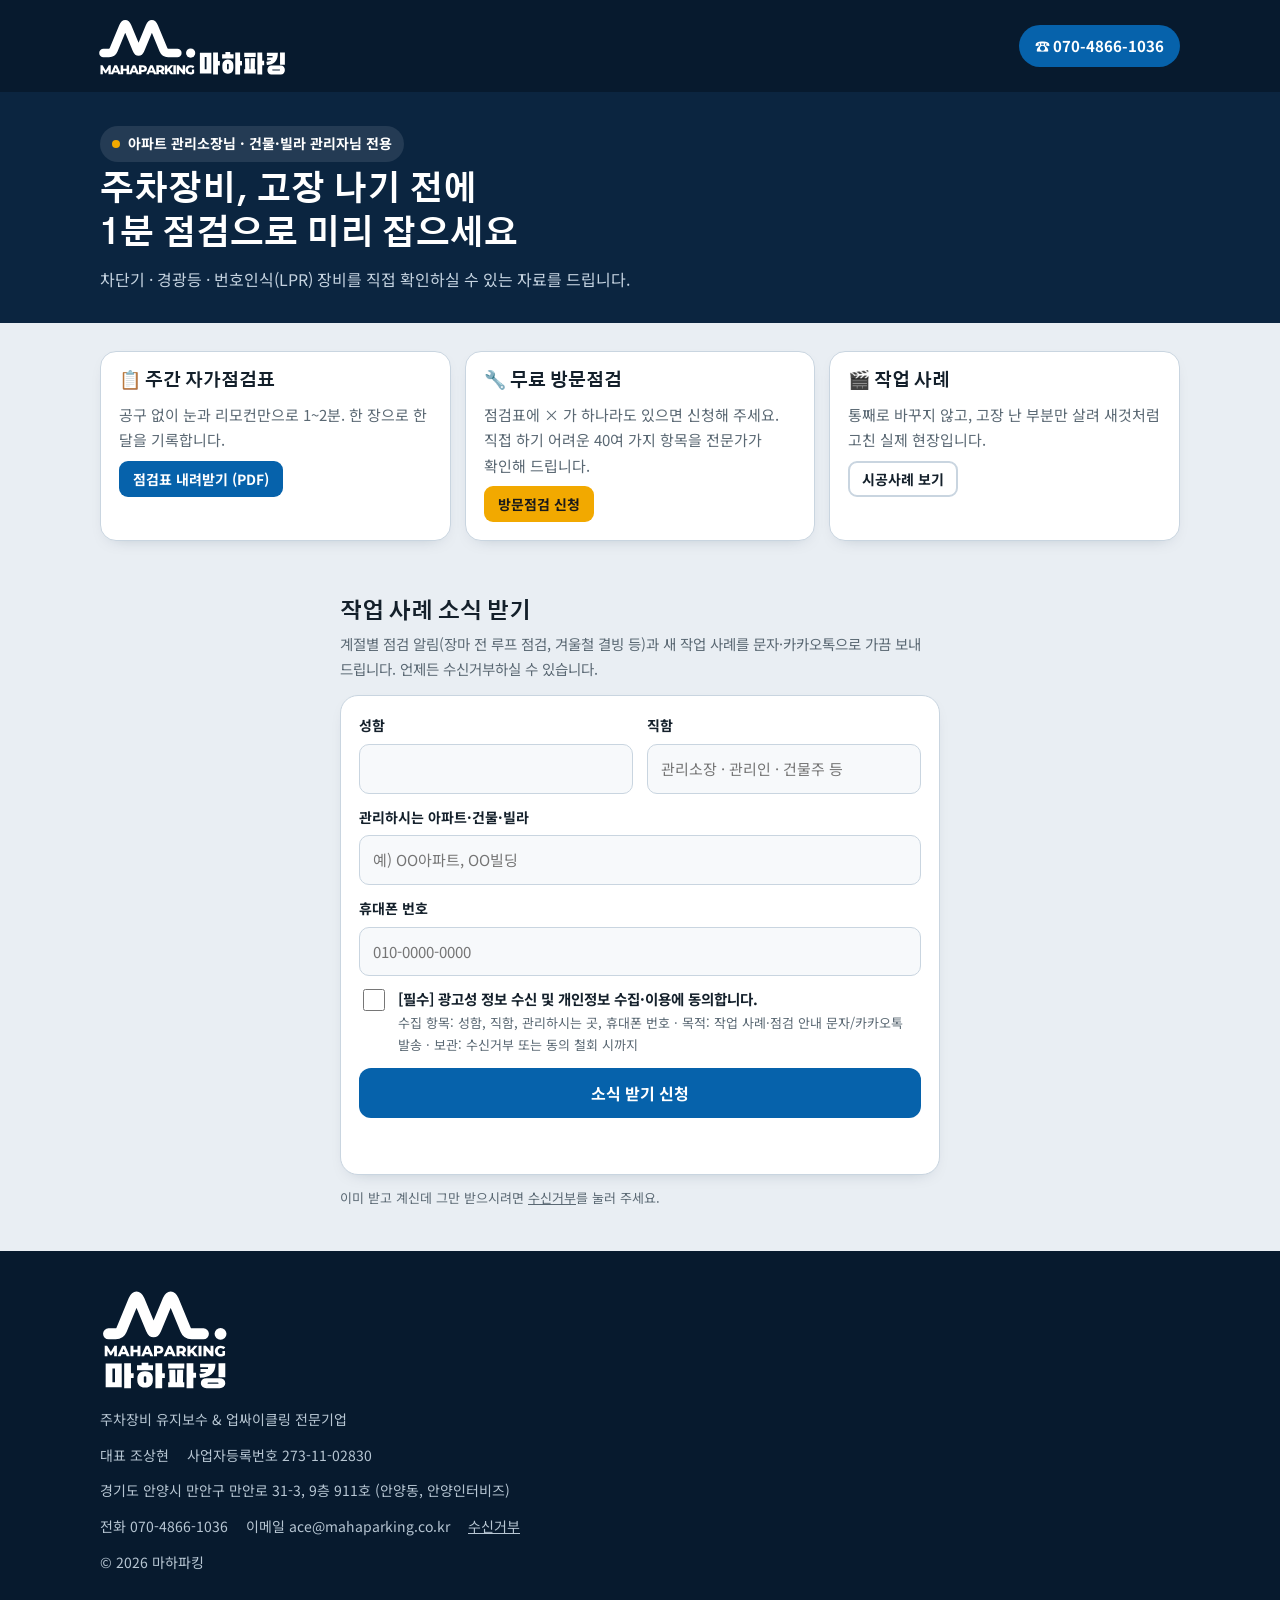
<file: m/index.html>
<!DOCTYPE html>
<html lang="ko">
<head>
<meta charset="utf-8">
<meta name="viewport" content="width=device-width, initial-scale=1">
<title>관리자님 전용 | 마하파킹</title>
<meta name="description" content="아파트 관리소장님, 건물·빌라 관리자님을 위한 주차장비 자가점검표, 작업 사례 영상, 무료 방문점검 신청 — 마하파킹">
<meta property="og:type" content="website">
<meta property="og:title" content="관리자님 전용 | 마하파킹">
<meta property="og:description" content="주차장비 자가점검표 · 작업 사례 · 무료 방문점검">
<meta property="og:image" content="https://www.mahaparking.co.kr/assets/og-image.jpg">
<link rel="canonical" href="https://www.mahaparking.co.kr/m/">
<link rel="icon" type="image/svg+xml" href="/assets/icon-square.svg">
<link rel="preconnect" href="https://fonts.googleapis.com">
<link rel="preconnect" href="https://fonts.gstatic.com" crossorigin>
<link href="https://fonts.googleapis.com/css2?family=Gothic+A1:wght@500;700;800;900&family=Noto+Sans+KR:wght@400;500;700&display=swap" rel="stylesheet">
<link rel="stylesheet" href="/assets/site.css">
<style>
.mg-hero{background:var(--navy);color:#fff;padding:34px 0 30px}
.mg-hero h1{font-size:clamp(24px,5vw,34px);margin:6px 0 10px;color:#fff}
.mg-hero p{margin:0;color:#C5D3E0}
.mg-sec{padding:28px 0;border-top:0}
.mg-grid{display:grid;grid-template-columns:repeat(3,1fr);gap:14px}
.mg-item{padding:18px;display:grid;gap:8px;align-content:start}
.mg-item h3{margin:0;font-size:18px}
.mg-item p{margin:0;color:var(--muted);font-size:15px}
.mg-media{background:#0B2540;border-radius:14px;overflow:hidden}
.mg-media img,.mg-media video{width:100%;max-height:78vh;object-fit:contain;display:block;margin:0 auto}
.mg-body{white-space:pre-line;font-size:16px;line-height:1.75;margin:14px 0}
.mg-chk{display:flex;gap:10px;align-items:flex-start;font-size:14.5px;line-height:1.55}
.mg-chk input{width:22px;height:22px;flex:none;margin-top:1px}
@media (max-width:820px){.mg-grid{grid-template-columns:1fr}}
</style>
</head>
<body>
<header>
  <div class="wrap nav">
    <a class="logo" href="/" aria-label="마하파킹 홈"><img src="/assets/logo-h-white.svg" alt="마하파킹 MAHAPARKING" class="logo-img"></a>
    <a class="nav-call" href="tel:07048661036">☎ 070-4866-1036</a>
  </div>
</header>

<main>
<!-- 홍보물 보기 (?p=…) -->
<div id="v-promo" class="hidden">
  <section class="mg-sec"><div class="wrap" style="max-width:760px">
    <span class="kicker">마하파킹 작업 사례</span>
    <h1 id="pr-title" style="font-size:clamp(22px,4.6vw,30px);margin:6px 0 14px"></h1>
    <div class="mg-media" id="pr-media"></div>
    <div class="mg-body" id="pr-body"></div>
    <div class="btns">
      <a class="btn btn-primary" href="tel:07048661036">☎ 전화 상담 070-4866-1036</a>
      <a class="btn btn-cta" href="/#consult-form">무료 방문점검 신청</a>
      <a class="btn btn-line" href="/m/">점검표 · 자료 보기</a>
    </div>
  </div></section>
</div>
<div id="v-missing" class="hidden"><section class="mg-sec"><div class="wrap"><div class="notice"><b>찾으시는 자료가 없거나 공개가 끝났습니다.</b><span>궁금하신 점은 070-4866-1036 으로 연락 주세요.</span><a class="btn btn-line" href="/m/" style="justify-self:start">관리자님 전용 페이지로</a></div></div></section></div>

<!-- 관리소장님 전용 (기본) -->
<div id="v-home" class="hidden">
  <div class="mg-hero"><div class="wrap">
    <span class="eyebrow">아파트 관리소장님 · 건물·빌라 관리자님 전용</span>
    <h1>주차장비, 고장 나기 전에<br>1분 점검으로 미리 잡으세요</h1>
    <p>차단기 · 경광등 · 번호인식(LPR) 장비를 직접 확인하실 수 있는 자료를 드립니다.</p>
  </div></div>
  <section class="mg-sec"><div class="wrap">
    <div class="mg-grid">
      <div class="card mg-item"><h3>📋 주간 자가점검표</h3><p>공구 없이 눈과 리모컨만으로 1~2분. 한 장으로 한 달을 기록합니다.</p><a class="btn btn-primary btn-sm" href="/assets/docs/checklist.pdf" target="_blank" rel="noopener" style="justify-self:start">점검표 내려받기 (PDF)</a></div>
      <div class="card mg-item"><h3>🔧 무료 방문점검</h3><p>점검표에 × 가 하나라도 있으면 신청해 주세요. 직접 하기 어려운 40여 가지 항목을 전문가가 확인해 드립니다.</p><a class="btn btn-cta btn-sm" href="/#consult-form" style="justify-self:start">방문점검 신청</a></div>
      <div class="card mg-item"><h3>🎬 작업 사례</h3><p>통째로 바꾸지 않고, 고장 난 부분만 살려 새것처럼 고친 실제 현장입니다.</p><a class="btn btn-line btn-sm" href="/" style="justify-self:start">시공사례 보기</a></div>
    </div>
  </div></section>
  <section class="mg-sec" id="sub"><div class="wrap" style="max-width:640px">
    <h2 style="font-size:22px;margin:0 0 6px">작업 사례 소식 받기</h2>
    <p class="hint" style="font-size:14.5px;margin:0 0 14px">계절별 점검 알림(장마 전 루프 점검, 겨울철 결빙 등)과 새 작업 사례를 문자·카카오톡으로 가끔 보내 드립니다. 언제든 수신거부하실 수 있습니다.</p>
    <form class="card form" id="sub-form" novalidate style="padding:18px;display:grid;gap:12px">
      <div class="row2"><label class="f" for="s-name">성함<input id="s-name" autocomplete="name"></label><label class="f" for="s-title">직함<input id="s-title" placeholder="관리소장 · 관리인 · 건물주 등"></label></div>
      <label class="f" for="s-site">관리하시는 아파트·건물·빌라<input id="s-site" placeholder="예) OO아파트, OO빌딩"></label>
      <label class="f" for="s-phone">휴대폰 번호<input id="s-phone" inputmode="tel" autocomplete="tel" placeholder="010-0000-0000"></label>
      <label class="mg-chk"><input type="checkbox" id="s-agree"><span><b>[필수] 광고성 정보 수신 및 개인정보 수집·이용에 동의합니다.</b><br><span class="hint">수집 항목: 성함, 직함, 관리하시는 곳, 휴대폰 번호 · 목적: 작업 사례·점검 안내 문자/카카오톡 발송 · 보관: 수신거부 또는 동의 철회 시까지</span></span></label>
      <button class="btn btn-primary" type="submit" id="s-btn">소식 받기 신청</button>
      <p class="hint" id="s-msg" role="status"></p>
    </form>
    <p class="hint" style="margin-top:12px">이미 받고 계신데 그만 받으시려면 <a href="/m/?stop">수신거부</a>를 눌러 주세요.</p>
  </div></section>
</div>

<!-- 수신거부 (?stop) -->
<div id="v-stop" class="hidden">
  <section class="mg-sec"><div class="wrap" style="max-width:560px">
    <h1 style="font-size:26px">문자·카카오톡 수신거부</h1>
    <p class="hint" style="font-size:15px">마하파킹 안내 문자를 받으신 휴대폰 번호를 적어 주세요. 바로 발송 목록에서 빠집니다.</p>
    <form class="card form" id="stop-form" novalidate style="padding:18px;display:grid;gap:12px">
      <label class="f" for="t-phone">휴대폰 번호<input id="t-phone" inputmode="tel" placeholder="010-0000-0000"></label>
      <button class="btn btn-primary" type="submit" id="t-btn">수신거부</button>
      <p class="hint" id="t-msg" role="status"></p>
    </form>
  </div></section>
</div>
</main>

<footer>
  <div class="wrap">
    <img src="/assets/logo-v-white.svg" alt="마하파킹" class="foot-logo">
    <div>주차장비 유지보수 &amp; 업싸이클링 전문기업</div>
    <div class="biz"><span>대표 조상현</span><span>사업자등록번호 273-11-02830</span></div>
    <div class="biz"><span>경기도 안양시 만안구 만안로 31-3, 9층 911호 (안양동, 안양인터비즈)</span></div>
    <div class="biz"><span>전화 070-4866-1036</span><span>이메일 ace@mahaparking.co.kr</span><a href="/m/?stop">수신거부</a></div>
    <div class="foot-end"><span>© 2026 마하파킹</span></div>
  </div>
</footer>
<nav class="mobile-bar" aria-label="빠른 연락">
  <a class="call" href="tel:07048661036">☎ 전화하기</a>
  <a class="photo" href="/#consult-form">무료 점검 신청</a>
</nav>

<script src="/assets/supabase.js"></script>
<script src="/assets/common.js"></script>
<script>
(function () {
  'use strict';
  var sb = supabase.createClient(MAHA.SB_URL, MAHA.SB_KEY);
  var qs = new URLSearchParams(location.search);
  function show(id) { ['v-promo', 'v-missing', 'v-home', 'v-stop'].forEach(function (v) { $(v).classList.toggle('hidden', v !== id); }); }
  var digits = function (s) { return String(s || '').replace(/\D/g, ''); };

  if (qs.has('stop')) show('v-stop');
  else if (qs.get('p')) {
    var id = qs.get('p');
    if (!/^[0-9a-f-]{36}$/i.test(id)) show('v-missing');
    else sb.rpc('promo_view', { p_id: id }).then(function (r) {
      var p = r.data && r.data[0];
      if (r.error || !p) return show('v-missing');
      var url = sb.storage.from('promos').getPublicUrl(p.file_path).data.publicUrl;
      document.title = p.title + ' | 마하파킹';
      $('pr-title').textContent = p.title;
      $('pr-media').innerHTML = p.kind === 'video'
        ? '<video src="' + esc(url) + '" controls playsinline preload="metadata"></video>'
        : '<img src="' + esc(url) + '" alt="' + esc(p.title) + '">';
      $('pr-body').textContent = p.body || '';
      show('v-promo');
    });
  } else show('v-home');

  $('sub-form').addEventListener('submit', function (e) {
    e.preventDefault();
    var name = $('s-name').value.trim(), phone = digits($('s-phone').value), msg = $('s-msg');
    if (name.length < 2) { msg.textContent = '성함을 적어 주세요.'; return; }
    if (!/^01[016789]\d{7,8}$/.test(phone)) { msg.textContent = '휴대폰 번호를 확인해 주세요.'; return; }
    if (!$('s-agree').checked) { msg.textContent = '수신 동의에 체크해 주셔야 신청됩니다.'; return; }
    $('s-btn').disabled = true;
    sb.rpc('manager_subscribe', { p_name: name, p_site: $('s-site').value.trim(), p_phone: phone, p_title: $('s-title').value.trim() || '담당자' }).then(function (r) {
      $('s-btn').disabled = false;
      if (r.error) { msg.textContent = '신청하지 못했습니다. 잠시 후 다시 해 주세요.'; return; }
      $('sub-form').innerHTML = '<div class="notice ok"><b>신청해 주셔서 감사합니다.</b><span>새 작업 사례와 점검 안내를 보내 드리겠습니다. 궁금하신 점은 070-4866-1036 으로 연락 주세요.</span></div>';
    });
  });

  $('stop-form').addEventListener('submit', function (e) {
    e.preventDefault();
    var phone = digits($('t-phone').value), msg = $('t-msg');
    if (phone.length < 9) { msg.textContent = '휴대폰 번호를 확인해 주세요.'; return; }
    $('t-btn').disabled = true;
    sb.rpc('promo_optout', { p_phone: phone }).then(function (r) {
      $('t-btn').disabled = false;
      if (r.error) { msg.textContent = '처리하지 못했습니다. 070-4866-1036 으로 전화 주시면 바로 빼 드리겠습니다.'; return; }
      $('stop-form').innerHTML = '<div class="notice ok"><b>수신거부되었습니다.</b><span>앞으로 마하파킹 안내 문자·카카오톡을 보내지 않겠습니다.</span></div>';
    });
  });
})();
</script>
</body>
</html>
</file>
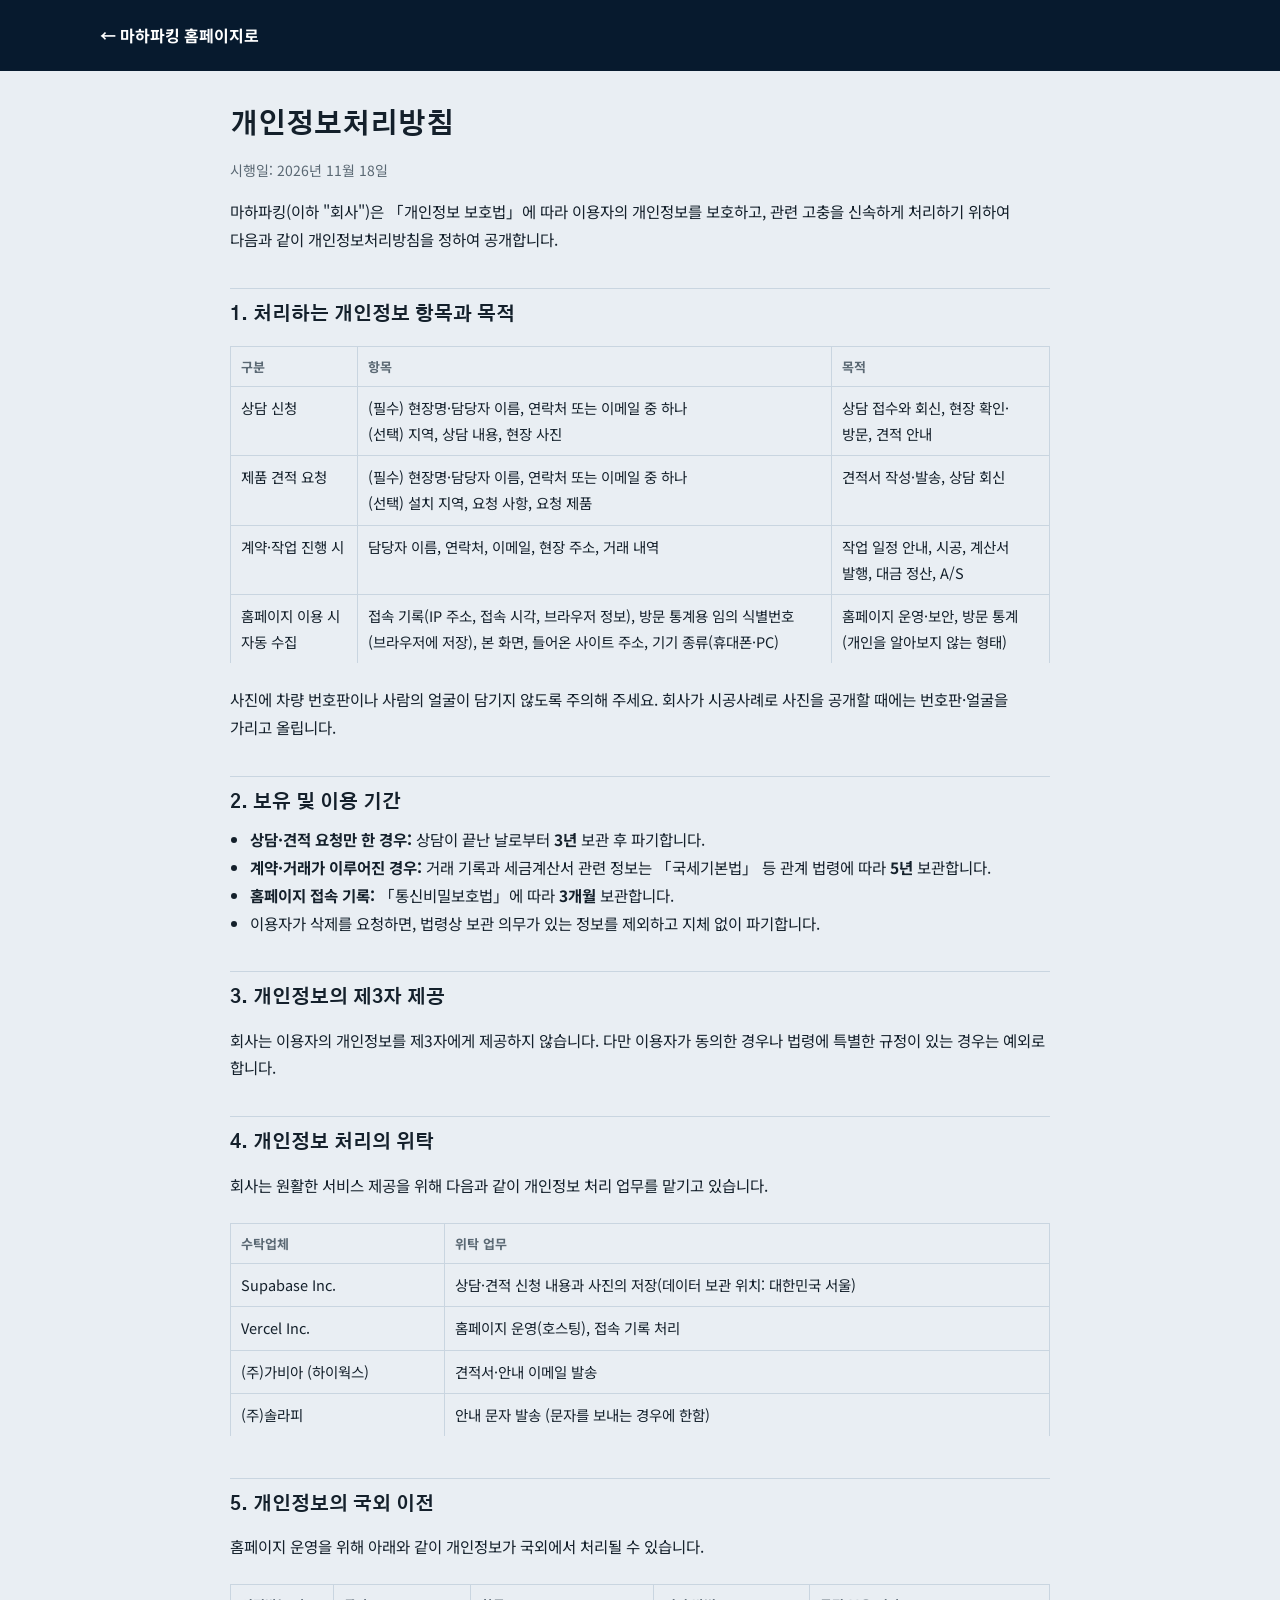
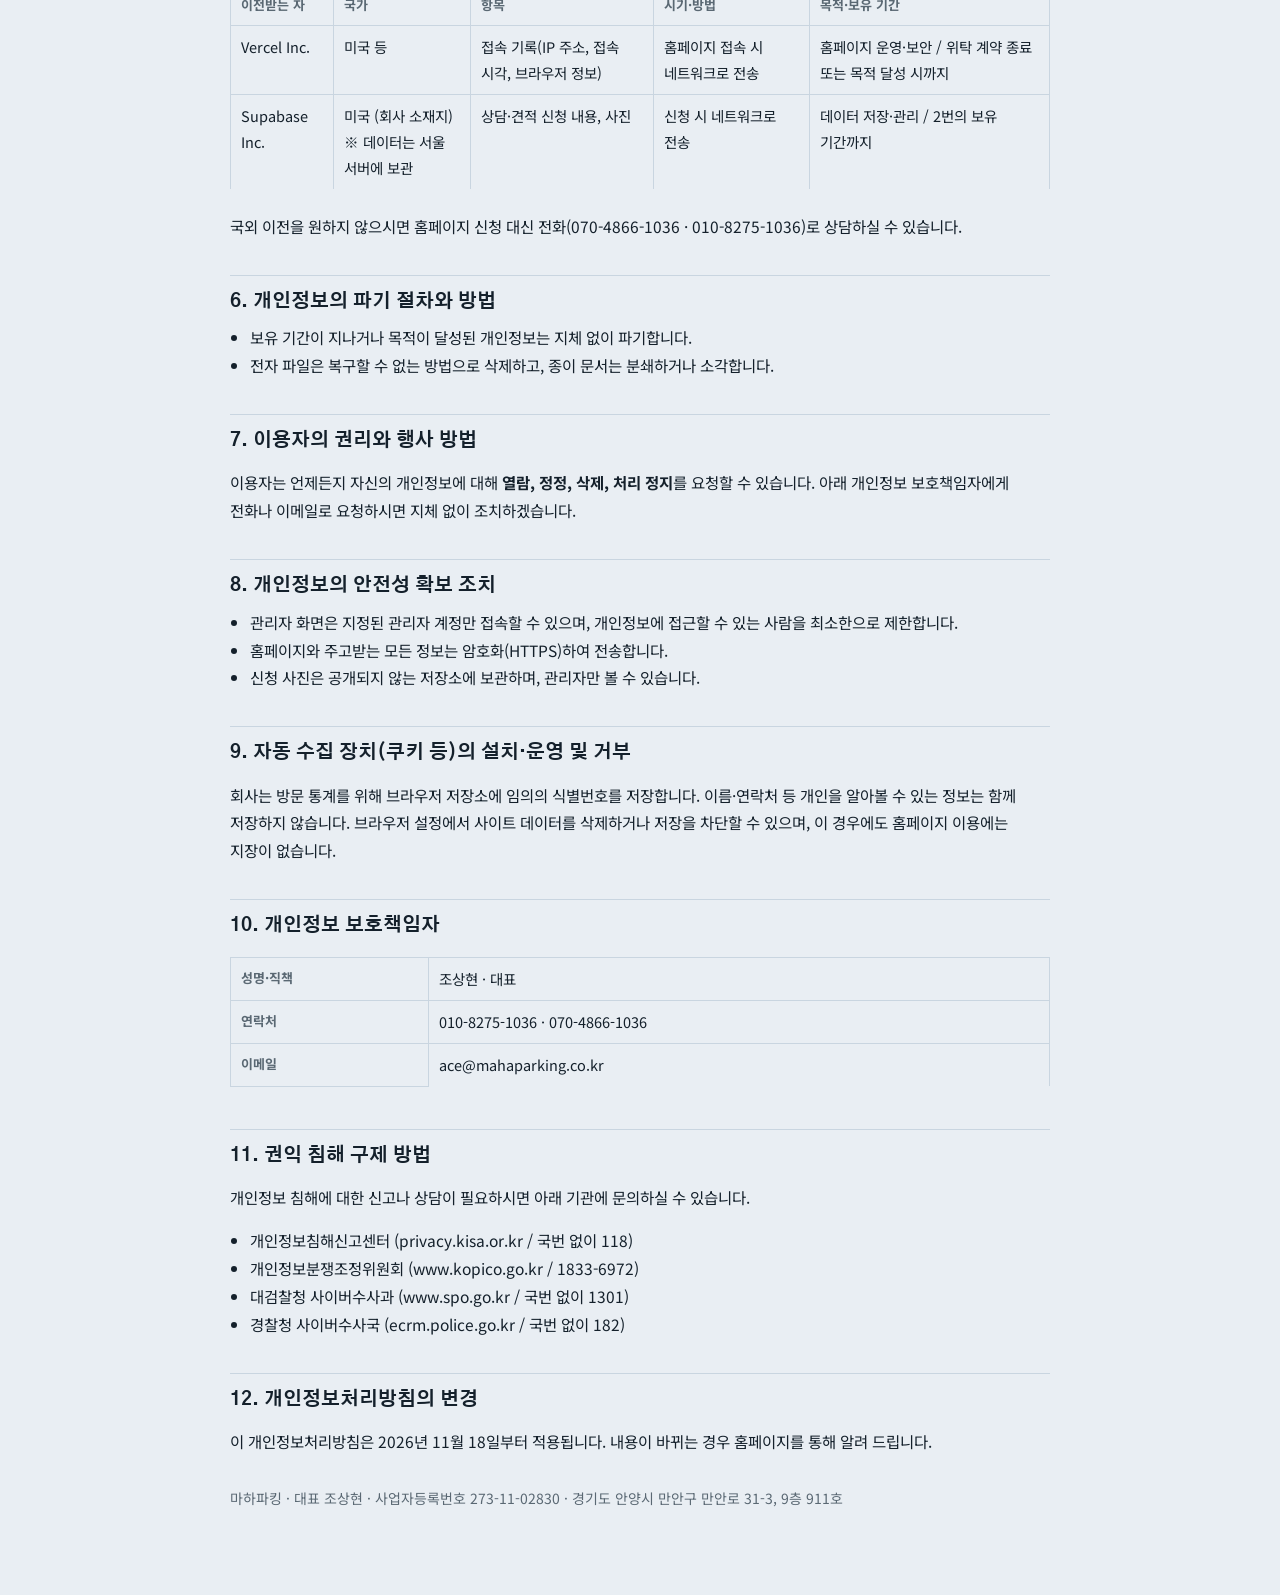
<file: privacy.html>
<!doctype html>
<html lang="ko">
<head>
<meta charset="utf-8">
<meta name="viewport" content="width=device-width, initial-scale=1">
<title>개인정보처리방침 | 마하파킹</title>
<meta name="description" content="마하파킹 개인정보처리방침">
<link rel="canonical" href="https://www.mahaparking.co.kr/privacy.html">
<link rel="icon" type="image/svg+xml" href="/assets/icon-square.svg">
<link rel="preconnect" href="https://fonts.googleapis.com">
<link rel="preconnect" href="https://fonts.gstatic.com" crossorigin>
<link href="https://fonts.googleapis.com/css2?family=Gothic+A1:wght@500;700;800;900&family=Noto+Sans+KR:wght@400;500;700&display=swap" rel="stylesheet">
<link rel="stylesheet" href="/assets/site.css">
<style>
  .pv-top{background:var(--navy-2);color:#fff;padding:22px 0}
  .pv-top a{color:#fff;text-decoration:none;font-weight:700}
  .pv{max-width:860px;margin:0 auto;padding:36px 20px 70px;line-height:1.8;font-size:15.5px;color:var(--ink)}
  .pv h1{font-size:28px;margin:0 0 6px}
  .pv h2{font-size:19px;margin:34px 0 10px;padding-top:14px;border-top:1px solid var(--line)}
  .pv table{width:100%;border-collapse:collapse;margin:8px 0;font-size:14.5px}
  .pv th,.pv td{border:1px solid var(--line);padding:8px 10px;text-align:left;vertical-align:top}
  .pv th{background:var(--tone-a);white-space:nowrap}
  .pv ul{padding-left:20px;margin:6px 0}
  .pv .meta{color:var(--muted);font-size:14px}
  .pv .tbl{overflow-x:auto}
</style>
</head>
<body>
<div class="pv-top"><div class="wrap"><a href="/">← 마하파킹 홈페이지로</a></div></div>
<main class="pv">
  <h1>개인정보처리방침</h1>
  <p class="meta">시행일: 2026년 11월 18일</p>
  <p>마하파킹(이하 "회사")은 「개인정보 보호법」에 따라 이용자의 개인정보를 보호하고, 관련 고충을 신속하게 처리하기 위하여 다음과 같이 개인정보처리방침을 정하여 공개합니다.</p>

  <h2>1. 처리하는 개인정보 항목과 목적</h2>
  <div class="tbl"><table>
    <thead><tr><th>구분</th><th>항목</th><th>목적</th></tr></thead>
    <tbody>
      <tr><td>상담 신청</td><td>(필수) 현장명·담당자 이름, 연락처 또는 이메일 중 하나<br>(선택) 지역, 상담 내용, 현장 사진</td><td>상담 접수와 회신, 현장 확인·방문, 견적 안내</td></tr>
      <tr><td>제품 견적 요청</td><td>(필수) 현장명·담당자 이름, 연락처 또는 이메일 중 하나<br>(선택) 설치 지역, 요청 사항, 요청 제품</td><td>견적서 작성·발송, 상담 회신</td></tr>
      <tr><td>계약·작업 진행 시</td><td>담당자 이름, 연락처, 이메일, 현장 주소, 거래 내역</td><td>작업 일정 안내, 시공, 계산서 발행, 대금 정산, A/S</td></tr>
      <tr><td>홈페이지 이용 시 자동 수집</td><td>접속 기록(IP 주소, 접속 시각, 브라우저 정보), 방문 통계용 임의 식별번호(브라우저에 저장), 본 화면, 들어온 사이트 주소, 기기 종류(휴대폰·PC)</td><td>홈페이지 운영·보안, 방문 통계(개인을 알아보지 않는 형태)</td></tr>
    </tbody>
  </table></div>
  <p>사진에 차량 번호판이나 사람의 얼굴이 담기지 않도록 주의해 주세요. 회사가 시공사례로 사진을 공개할 때에는 번호판·얼굴을 가리고 올립니다.</p>

  <h2>2. 보유 및 이용 기간</h2>
  <ul>
    <li><b>상담·견적 요청만 한 경우:</b> 상담이 끝난 날로부터 <b>3년</b> 보관 후 파기합니다.</li>
    <li><b>계약·거래가 이루어진 경우:</b> 거래 기록과 세금계산서 관련 정보는 「국세기본법」 등 관계 법령에 따라 <b>5년</b> 보관합니다.</li>
    <li><b>홈페이지 접속 기록:</b> 「통신비밀보호법」에 따라 <b>3개월</b> 보관합니다.</li>
    <li>이용자가 삭제를 요청하면, 법령상 보관 의무가 있는 정보를 제외하고 지체 없이 파기합니다.</li>
  </ul>

  <h2>3. 개인정보의 제3자 제공</h2>
  <p>회사는 이용자의 개인정보를 제3자에게 제공하지 않습니다. 다만 이용자가 동의한 경우나 법령에 특별한 규정이 있는 경우는 예외로 합니다.</p>

  <h2>4. 개인정보 처리의 위탁</h2>
  <p>회사는 원활한 서비스 제공을 위해 다음과 같이 개인정보 처리 업무를 맡기고 있습니다.</p>
  <div class="tbl"><table>
    <thead><tr><th>수탁업체</th><th>위탁 업무</th></tr></thead>
    <tbody>
      <tr><td>Supabase Inc.</td><td>상담·견적 신청 내용과 사진의 저장(데이터 보관 위치: 대한민국 서울)</td></tr>
      <tr><td>Vercel Inc.</td><td>홈페이지 운영(호스팅), 접속 기록 처리</td></tr>
      <tr><td>(주)가비아 (하이웍스)</td><td>견적서·안내 이메일 발송</td></tr>
      <tr><td>(주)솔라피</td><td>안내 문자 발송 (문자를 보내는 경우에 한함)</td></tr>
    </tbody>
  </table></div>

  <h2>5. 개인정보의 국외 이전</h2>
  <p>홈페이지 운영을 위해 아래와 같이 개인정보가 국외에서 처리될 수 있습니다.</p>
  <div class="tbl"><table>
    <thead><tr><th>이전받는 자</th><th>국가</th><th>항목</th><th>시기·방법</th><th>목적·보유 기간</th></tr></thead>
    <tbody>
      <tr><td>Vercel Inc.</td><td>미국 등</td><td>접속 기록(IP 주소, 접속 시각, 브라우저 정보)</td><td>홈페이지 접속 시 네트워크로 전송</td><td>홈페이지 운영·보안 / 위탁 계약 종료 또는 목적 달성 시까지</td></tr>
      <tr><td>Supabase Inc.</td><td>미국 (회사 소재지)<br>※ 데이터는 서울 서버에 보관</td><td>상담·견적 신청 내용, 사진</td><td>신청 시 네트워크로 전송</td><td>데이터 저장·관리 / 2번의 보유 기간까지</td></tr>
    </tbody>
  </table></div>
  <p>국외 이전을 원하지 않으시면 홈페이지 신청 대신 전화(070-4866-1036 · 010-8275-1036)로 상담하실 수 있습니다.</p>

  <h2>6. 개인정보의 파기 절차와 방법</h2>
  <ul>
    <li>보유 기간이 지나거나 목적이 달성된 개인정보는 지체 없이 파기합니다.</li>
    <li>전자 파일은 복구할 수 없는 방법으로 삭제하고, 종이 문서는 분쇄하거나 소각합니다.</li>
  </ul>

  <h2>7. 이용자의 권리와 행사 방법</h2>
  <p>이용자는 언제든지 자신의 개인정보에 대해 <b>열람, 정정, 삭제, 처리 정지</b>를 요청할 수 있습니다. 아래 개인정보 보호책임자에게 전화나 이메일로 요청하시면 지체 없이 조치하겠습니다.</p>

  <h2>8. 개인정보의 안전성 확보 조치</h2>
  <ul>
    <li>관리자 화면은 지정된 관리자 계정만 접속할 수 있으며, 개인정보에 접근할 수 있는 사람을 최소한으로 제한합니다.</li>
    <li>홈페이지와 주고받는 모든 정보는 암호화(HTTPS)하여 전송합니다.</li>
    <li>신청 사진은 공개되지 않는 저장소에 보관하며, 관리자만 볼 수 있습니다.</li>
  </ul>

  <h2>9. 자동 수집 장치(쿠키 등)의 설치·운영 및 거부</h2>
  <p>회사는 방문 통계를 위해 브라우저 저장소에 임의의 식별번호를 저장합니다. 이름·연락처 등 개인을 알아볼 수 있는 정보는 함께 저장하지 않습니다. 브라우저 설정에서 사이트 데이터를 삭제하거나 저장을 차단할 수 있으며, 이 경우에도 홈페이지 이용에는 지장이 없습니다.</p>

  <h2>10. 개인정보 보호책임자</h2>
  <div class="tbl"><table>
    <tbody>
      <tr><th>성명·직책</th><td>조상현 · 대표</td></tr>
      <tr><th>연락처</th><td>010-8275-1036 · 070-4866-1036</td></tr>
      <tr><th>이메일</th><td>ace@mahaparking.co.kr</td></tr>
    </tbody>
  </table></div>

  <h2>11. 권익 침해 구제 방법</h2>
  <p>개인정보 침해에 대한 신고나 상담이 필요하시면 아래 기관에 문의하실 수 있습니다.</p>
  <ul>
    <li>개인정보침해신고센터 (privacy.kisa.or.kr / 국번 없이 118)</li>
    <li>개인정보분쟁조정위원회 (www.kopico.go.kr / 1833-6972)</li>
    <li>대검찰청 사이버수사과 (www.spo.go.kr / 국번 없이 1301)</li>
    <li>경찰청 사이버수사국 (ecrm.police.go.kr / 국번 없이 182)</li>
  </ul>

  <h2>12. 개인정보처리방침의 변경</h2>
  <p>이 개인정보처리방침은 2026년 11월 18일부터 적용됩니다. 내용이 바뀌는 경우 홈페이지를 통해 알려 드립니다.</p>

  <p class="meta" style="margin-top:30px">마하파킹 · 대표 조상현 · 사업자등록번호 273-11-02830 · 경기도 안양시 만안구 만안로 31-3, 9층 911호</p>
</main>
</body>
</html>
</file>
<file: assets/site.css>
/* 레이아웃: 화면 4개(홈 · 제품 견적 · 시공사례 · 관리)를 주소 뒤 #으로 전환. 공개 화면은 남색/파랑 띠로 구역을 나누고, 관리 화면은 밝은 작업용 화면 */
:root{
  --brand:#0662AB;--brand-deep:#043F6E;--signal:#F2A900;--stop:#D7392B;
  --ink:#14202B;--muted:#5A6873;--line:#C9D5E0;
  --navy:#0B2540;--navy-2:#071A2E;--tone-a:#E9EEF3;--tone-b:#DCE5EE;--card:#FFFFFF;
  --ok:#1E8E5A;
  --font-display:"Gothic A1","Noto Sans KR","Apple SD Gothic Neo","Malgun Gothic",sans-serif;
  --font-body:"Noto Sans KR","Apple SD Gothic Neo","Malgun Gothic",sans-serif;
  color-scheme:light;
}
*{box-sizing:border-box}
body{margin:0;background:var(--tone-a);color:var(--ink);font-family:var(--font-body);font-size:16px;line-height:1.7;word-break:keep-all}
h1,h2,h3{font-family:var(--font-display);line-height:1.3;text-wrap:balance;margin:0}
a{color:inherit}
img,svg{max-width:100%}
button{font-family:inherit}
.wrap{max-width:1120px;margin:0 auto;padding:0 20px}
:focus-visible{outline:3px solid var(--signal);outline-offset:2px}
.hidden{display:none !important}

/* 상단 메뉴 */
header{position:sticky;top:0;z-index:20;background:var(--navy-2)}
.nav{display:flex;align-items:center;justify-content:space-between;gap:16px;height:92px}
.logo{display:flex;align-items:center;gap:10px;text-decoration:none;font-family:var(--font-display);font-weight:900;font-size:20px;color:#fff;cursor:pointer;background:none;border:0;padding:0}
.logo-mark{width:34px;height:34px;border-radius:8px;background:#fff;color:var(--brand);display:grid;place-items:center;font-size:18px}
.menu{display:flex;gap:6px;list-style:none;margin:0;padding:0}
.menu button{background:none;border:0;color:#C5D3E0;font-size:15px;font-weight:500;padding:8px 12px;border-radius:8px;cursor:pointer}
.menu button:hover{color:var(--signal)}
.menu button[aria-current="page"]{color:#fff;background:rgba(255,255,255,.1)}
.nav-call{text-decoration:none;background:var(--brand);color:#fff;padding:8px 16px;border-radius:999px;font-weight:700;font-size:15px;white-space:nowrap}
.nav-calls{display:flex;gap:6px;align-items:center}
.nav-call2{background:transparent;border:1.5px solid rgba(255,255,255,.55)}
@media (max-width:860px){.nav-call,.nav-calls{display:none}.menu button{padding:6px 8px;font-size:14px}}
@media (max-width:520px){.nav{height:auto;padding-top:10px;padding-bottom:6px;flex-wrap:wrap}.menu{width:100%;justify-content:space-between}}

/* 버튼 */
.btns{display:flex;flex-wrap:wrap;gap:12px}
.btn{display:inline-flex;align-items:center;justify-content:center;gap:8px;padding:13px 20px;border-radius:12px;font-weight:700;text-decoration:none;font-size:16px;border:2px solid transparent;cursor:pointer;line-height:1.3}
.btn-primary{background:var(--brand);color:#fff}
.btn-primary:hover{background:var(--brand-deep)}
.btn-line{border-color:var(--line);color:var(--ink);background:#fff}
.btn-line:hover{border-color:var(--brand);color:var(--brand)}
.btn-cta{background:var(--signal);color:#1a1a1a}
.btn-cta:hover{background:#FFC21A}
.btn-sm{padding:7px 12px;font-size:14px;border-radius:9px}
.btn-danger{background:#fff;border-color:#F0C4BF;color:var(--stop)}

/* 첫 화면 */
.hero{background:var(--navy);color:#fff;padding:64px 0 60px}
.hero-grid{display:grid;grid-template-columns:1fr 1.05fr;gap:40px;align-items:center}
.eyebrow{display:inline-flex;align-items:center;gap:8px;font-size:14px;font-weight:700;color:#fff;background:rgba(255,255,255,.1);padding:6px 12px;border-radius:999px}
.eyebrow::before{content:"";width:8px;height:8px;border-radius:50%;background:var(--signal)}
.hero h1{font-size:clamp(32px,5vw,52px);font-weight:900;margin:18px 0 16px;letter-spacing:-.02em}
.hero h1 em{font-style:normal;color:var(--signal)}
.hero p.lead{font-size:18px;color:#C5D3E0;max-width:34em;margin:0 0 26px}
.hero .btn-line{background:transparent;border-color:rgba(255,255,255,.45);color:#fff}
.hero .btn-line:hover{border-color:var(--signal);color:var(--signal)}
.trust{display:flex;flex-wrap:wrap;gap:10px 22px;margin-top:26px;font-size:14px;color:#AFC0D0}
.trust b{color:#fff}
.hero-art{background:#fff;border-radius:20px;padding:10px;box-shadow:0 24px 48px -20px rgba(0,0,0,.5)}
.plate{display:inline-flex;align-items:center;border:3px solid #1a1a1a;border-radius:8px;background:#fff;color:#111;font-family:var(--font-display);font-weight:800;font-size:22px;padding:4px 14px;letter-spacing:.04em}
.art-cap{display:flex;justify-content:space-between;align-items:center;gap:10px;margin-top:14px;font-size:14px;color:var(--muted);flex-wrap:wrap}
.art-cap b{color:var(--ink)}
@media (max-width:860px){.hero-grid{grid-template-columns:1fr}.hero{padding:40px 0}}

/* 공통 구역 */
section{padding:68px 0;border-top:6px solid var(--brand)}
.sec-head{margin-bottom:30px;max-width:660px}
.kicker{font-size:14px;font-weight:700;color:var(--brand);letter-spacing:.04em}
.sec-head h2{font-size:clamp(26px,3.4vw,36px);font-weight:800;margin:8px 0 10px}
.sec-head p{margin:0;color:var(--muted)}
.tone-a{background:var(--tone-a)}
.tone-b{background:var(--tone-b)}
.tone-blue{background:var(--brand);color:#fff;border-top-color:var(--signal)}
.tone-blue .kicker{color:var(--signal)}
.tone-blue .sec-head p{color:#D6E7F6}
.tone-navy{background:var(--navy);color:#fff;border-top-color:var(--signal)}
.tone-navy .kicker{color:var(--signal)}
.tone-navy .sec-head p{color:#C5D3E0}
.page-top{background:var(--navy);color:#fff;padding:44px 0 36px}
.page-top .kicker{color:var(--signal)}
.page-top h1{font-size:clamp(26px,4vw,38px);font-weight:900;margin:6px 0 8px}
.page-top p{margin:0;color:#C5D3E0;max-width:40em}

/* 카드 공통 */
.card{background:var(--card);border:1px solid var(--line);border-radius:16px;box-shadow:0 6px 18px -12px rgba(11,37,64,.35)}

/* 서비스 */
.svc-grid{display:grid;grid-template-columns:repeat(3,1fr);gap:16px}
.svc{padding:22px;display:flex;flex-direction:column;gap:10px}
.ico{width:44px;height:44px;border-radius:12px;background:#E3EEF8;display:grid;place-items:center;color:var(--brand);flex:none}
.svc h3{font-size:19px;font-weight:800}
.svc p{margin:0;color:var(--muted);font-size:15px}
@media (max-width:900px){.svc-grid{grid-template-columns:1fr 1fr}}
@media (max-width:560px){.svc-grid{grid-template-columns:1fr}}

/* 진행 순서 */
.steps{display:grid;grid-template-columns:repeat(4,1fr);gap:16px;counter-reset:s;list-style:none;margin:0;padding:0}
.steps li{background:#fff;color:var(--ink);border-radius:16px;padding:22px}
.steps li::before{counter-increment:s;content:counter(s,decimal-leading-zero);font-family:var(--font-display);font-weight:900;font-size:28px;color:var(--brand);display:block;margin-bottom:6px}
.steps h3{font-size:17px;margin-bottom:6px}
.steps p{margin:0;color:var(--muted);font-size:14.5px}
.center-cta{display:flex;justify-content:center;gap:12px;flex-wrap:wrap;margin-top:32px}
@media (max-width:900px){.steps{grid-template-columns:1fr 1fr}}
@media (max-width:520px){.steps{grid-template-columns:1fr}}

/* 시공사례 */
.case-grid{display:grid;grid-template-columns:repeat(3,1fr);gap:16px}
.case{overflow:hidden;display:flex;flex-direction:column}
.case-photo{aspect-ratio:4/3;background:#D3DDE7;display:grid;place-items:center;color:var(--muted);font-size:13.5px;text-align:center;position:relative;overflow:hidden}
.case-photo img{width:100%;height:100%;object-fit:cover;display:block}
.case-photo .count{position:absolute;right:10px;bottom:10px;background:rgba(0,0,0,.6);color:#fff;font-size:12px;padding:2px 8px;border-radius:999px}
.case-body{padding:18px 20px 20px;display:flex;flex-direction:column;gap:8px;flex:1}
.meta{display:flex;gap:6px;flex-wrap:wrap;font-size:12.5px}
.meta span{padding:2px 9px;border-radius:6px;background:#E3EEF8;color:var(--brand);font-weight:700}
.meta span.date{background:#EEF1F4;color:var(--muted);font-weight:500}
.case h3{font-size:17px}
.case p{margin:0;color:var(--muted);font-size:14.5px;white-space:pre-line}
.case .result{margin-top:auto;padding-top:8px;font-size:14px;font-weight:700;border-top:1px dashed var(--line)}
.case-thumbs{display:flex;gap:6px;padding:0 20px 18px;flex-wrap:wrap}
.case-thumbs img{width:54px;height:54px;object-fit:cover;border-radius:8px;cursor:pointer;border:2px solid transparent}
.case-thumbs img:hover{border-color:var(--brand)}
@media (max-width:900px){.case-grid{grid-template-columns:1fr 1fr}}
@media (max-width:600px){.case-grid{grid-template-columns:1fr}}
.filter{display:flex;gap:8px;flex-wrap:wrap;margin-bottom:22px}
.filter button{border:1px solid var(--line);background:#fff;border-radius:999px;padding:6px 14px;font-size:14px;cursor:pointer;color:var(--ink)}
.filter button[aria-pressed="true"]{background:var(--brand);border-color:var(--brand);color:#fff}

/* 상담 */
.contact-grid{display:grid;grid-template-columns:.9fr 1.1fr;gap:28px;align-items:start}
.checklist{list-style:none;margin:0 0 22px;padding:0;display:grid;gap:10px}
.checklist li{display:flex;gap:12px;align-items:flex-start;background:rgba(255,255,255,.07);border:1px solid rgba(255,255,255,.15);border-radius:12px;padding:14px 16px}
.checklist li b{flex:none;width:26px;height:26px;border-radius:50%;background:var(--signal);color:#1a1a1a;display:grid;place-items:center;font-size:13px}
.contact-box{display:grid;gap:8px;font-size:15px}
.contact-box a{font-weight:700;color:var(--signal);text-decoration:none}
@media (max-width:860px){.contact-grid{grid-template-columns:1fr}}

/* 폼 */
.form{background:#fff;color:var(--ink);border-radius:18px;padding:24px;display:grid;gap:14px}
.row2{display:grid;grid-template-columns:1fr 1fr;gap:14px}
.row3{display:grid;grid-template-columns:repeat(3,1fr);gap:14px}
label.f{display:grid;gap:6px;font-size:14px;font-weight:700}
input,select,textarea{font:inherit;font-weight:400;font-size:15px;padding:11px 13px;border:1px solid var(--line);border-radius:10px;background:#F7F9FB;color:var(--ink);width:100%}
textarea{min-height:90px;resize:vertical}
.chips{display:flex;flex-wrap:wrap;gap:8px}
.chips label{display:inline-flex;align-items:center;gap:6px;font-weight:500;font-size:14px;border:1px solid var(--line);border-radius:999px;padding:6px 12px;cursor:pointer;background:#F7F9FB}
.chips input{width:auto;margin:0}
.hint{font-size:13px;color:var(--muted);font-weight:400}
.notice{border:2px solid var(--brand);border-radius:12px;padding:16px;background:#EEF5FC;display:grid;gap:8px}
.notice.ok{border-color:var(--ok);background:#EAF7F0}
@media (max-width:560px){.row2,.row3{grid-template-columns:1fr}}

/* 제품 */
.shop{display:grid;grid-template-columns:1fr 340px;gap:24px;align-items:start}
.prod-grid{display:grid;grid-template-columns:repeat(2,1fr);gap:16px}
.prod{padding:20px;display:flex;flex-direction:column;gap:10px}
.prod-top{display:flex;gap:12px;align-items:center}
.prod h3{font-size:17px}
.prod .cat{font-size:12.5px;color:var(--muted)}
.prod p{margin:0;color:var(--muted);font-size:14.5px}
.prod-ask{display:grid;grid-template-columns:1fr 1fr;gap:10px;margin-top:auto;padding-top:6px}
.prod-ask label{font-size:12.5px;font-weight:700;display:grid;gap:4px;color:var(--muted)}
.prod-ask input{padding:8px 10px}
.prod .btn{width:100%}
.price-hide{font-size:13px;font-weight:700;color:var(--brand)}
.cart{position:sticky;top:112px;padding:20px;display:grid;gap:12px}
.cart h3{font-size:18px}
.cart-list{list-style:none;margin:0;padding:0;display:grid;gap:8px}
.cart-list li{display:flex;justify-content:space-between;gap:8px;align-items:flex-start;font-size:14px;border-bottom:1px solid #E6ECF1;padding-bottom:8px}
.cart-list button{background:none;border:0;color:var(--stop);cursor:pointer;font-size:13px;flex:none}
.empty{color:var(--muted);font-size:14px}
@media (max-width:960px){.shop{grid-template-columns:1fr}.cart{position:static}}
@media (max-width:600px){.prod-grid{grid-template-columns:1fr}}

/* 관리 화면 */
.admin-bar{background:#FFF7E0;border-bottom:1px solid #F1DFA8;font-size:14px;padding:10px 0}
.tabs{display:flex;gap:6px;flex-wrap:wrap;margin:24px 0 20px}
.tabs button{border:1px solid var(--line);background:#fff;border-radius:10px;padding:10px 16px;font-weight:700;font-size:15px;cursor:pointer;color:var(--ink);display:inline-flex;gap:8px;align-items:center}
.tabs button[aria-selected="true"]{background:var(--navy);border-color:var(--navy);color:#fff}
.badge{background:var(--stop);color:#fff;border-radius:999px;font-size:12px;padding:0 7px;line-height:20px}
.panel{padding:22px;margin-bottom:40px}
.panel h2{font-size:22px;margin-bottom:4px}
.panel > p.hint{margin:0 0 16px}
.tbl-wrap{overflow-x:auto;border:1px solid var(--line);border-radius:12px;background:#fff}
table{width:100%;border-collapse:collapse;font-size:14.5px}
th,td{padding:10px 12px;text-align:left;border-bottom:1px solid #E6ECF1;vertical-align:middle}
th{font-size:13px;color:var(--muted);background:#F4F7FA;font-weight:700;white-space:nowrap}
tr:last-child td{border-bottom:0}
td.num,th.num{text-align:right;font-variant-numeric:tabular-nums;white-space:nowrap}
td input,td select{padding:7px 9px;font-size:14px}
.status{display:inline-block;font-size:12.5px;font-weight:700;padding:2px 9px;border-radius:999px;white-space:nowrap}
.st-new{background:#FDECEA;color:var(--stop)}
.st-quote{background:#E3EEF8;color:var(--brand)}
.st-sent{background:#EAF7F0;color:var(--ok)}
.q-grid{display:grid;grid-template-columns:1fr 380px;gap:22px;align-items:start}
@media (max-width:1000px){.q-grid{grid-template-columns:1fr}}
.add-row{display:flex;gap:8px;flex-wrap:wrap;margin:12px 0}
.totals{display:grid;gap:6px;justify-content:end;margin-top:14px;font-variant-numeric:tabular-nums}
.totals div{display:flex;gap:30px;justify-content:space-between;min-width:260px}
.totals .grand{font-size:19px;font-weight:800;color:var(--brand);border-top:2px solid var(--ink);padding-top:6px}
.row-del{background:none;border:0;color:var(--stop);cursor:pointer;font-size:18px;line-height:1}

/* 견적서 미리보기 */
.doc{background:#fff;border:1px solid var(--line);border-radius:6px;padding:26px;font-size:13.5px;box-shadow:0 10px 30px -18px rgba(0,0,0,.4)}
.doc h2{text-align:center;font-size:24px;letter-spacing:.5em;margin-bottom:16px}
.doc-head{display:grid;grid-template-columns:1fr 1fr;gap:14px;margin-bottom:14px}
.doc-head div{border:1px solid #D8DEE4;border-radius:4px;padding:10px;line-height:1.6}
.doc table{font-size:12.5px}
.doc th,.doc td{padding:6px 8px;border:1px solid #D8DEE4}
.doc .sum{margin-top:10px;text-align:right;font-size:15px;font-weight:800}
.doc .foot{margin-top:12px;color:var(--muted);font-size:12px;white-space:pre-line}

/* 사진 업로드 */
.thumbs{display:flex;gap:8px;flex-wrap:wrap}
.thumbs figure{margin:0;position:relative}
.thumbs img{width:90px;height:90px;object-fit:cover;border-radius:10px;display:block}
.thumbs button{position:absolute;top:4px;right:4px;width:24px;height:24px;border-radius:50%;border:0;background:rgba(0,0,0,.65);color:#fff;cursor:pointer;line-height:1}
.thumbs .main{position:absolute;left:4px;bottom:4px;background:var(--signal);color:#1a1a1a;font-size:11px;font-weight:700;padding:0 6px;border-radius:4px}

/* 팝업 */
.modal{position:fixed;inset:0;background:rgba(7,26,46,.6);display:grid;place-items:center;padding:16px;z-index:50}
.modal-box{background:#fff;border-radius:16px;max-width:640px;width:100%;max-height:90vh;overflow:auto;padding:24px;display:grid;gap:14px}
.mail{border:1px solid var(--line);border-radius:10px;padding:14px;font-size:14px;background:#F7F9FB;line-height:1.7}
.mail .mh{display:grid;grid-template-columns:70px 1fr;gap:2px 8px;border-bottom:1px solid var(--line);padding-bottom:8px;margin-bottom:8px}
.mail .mh span:nth-child(odd){color:var(--muted)}
.viewer img{width:100%;border-radius:10px}

/* 하단 */
footer{background:var(--navy-2);color:#B7C6D3;padding:40px 0 100px;font-size:14px}
footer .wrap{display:grid;gap:12px}
footer strong{color:#fff;font-family:var(--font-display);font-size:18px}
.biz{display:flex;flex-wrap:wrap;gap:4px 18px}
.todo{color:var(--signal)}
.admin-link{background:none;border:1px solid rgba(255,255,255,.2);color:#B7C6D3;border-radius:8px;padding:4px 10px;cursor:pointer;justify-self:start;font-size:13px}
.mobile-bar{display:none}
@media (max-width:760px){
  .mobile-bar{display:grid;grid-template-columns:1fr 1fr;gap:8px;position:fixed;left:0;right:0;bottom:0;z-index:30;padding:10px 12px calc(10px + env(safe-area-inset-bottom));background:#fff;border-top:1px solid var(--line)}
  .mobile-bar a,.mobile-bar button{text-align:center;padding:13px;border-radius:12px;font-weight:700;text-decoration:none;border:0;font-size:16px}
  .mobile-bar .call{background:var(--brand);color:#fff}
  .mobile-bar .photo{background:var(--signal);color:#1a1a1a}
}
@media (prefers-reduced-motion:reduce){*{scroll-behavior:auto !important}}

/* 로고 적용 */
.logo-img{height:76px;width:auto;display:block;margin-left:-8px}
@media (max-width:520px){.logo-img{height:58px}}
.hero{position:relative;overflow:hidden}
.hero-wave{position:absolute;inset:0;width:100%;height:100%;opacity:.06;pointer-events:none}
.hero .wrap{position:relative}
.qr-card{display:flex;gap:14px;align-items:center;margin-top:20px;background:#fff;color:var(--ink);border-radius:14px;padding:12px 16px 12px 12px;text-decoration:none;max-width:380px}
.qr-card img{width:84px;height:84px;flex:none}
.qr-card span{font-size:13.5px;color:var(--muted);line-height:1.5}
.qr-card b{color:var(--brand);font-size:15px}
.foot-logo{width:150px;height:auto;margin:-14px 0 -6px -10px}
.cat-box{border:1px solid var(--line);border-radius:12px;padding:14px;background:#F7F9FB}
.cat-head{display:flex;gap:10px;align-items:baseline;flex-wrap:wrap;margin-bottom:10px}
.cat-list{display:flex;flex-wrap:wrap;gap:8px}
.cat-item{display:flex;align-items:center;gap:4px;background:#fff;border:1px solid var(--line);border-radius:10px;padding:4px 6px}
.cat-item input{width:120px;padding:5px 8px;font-size:14px}
.cat-item .cnt{font-size:12px;color:var(--muted);white-space:nowrap}
.mini{background:none;border:1px solid var(--line);border-radius:6px;cursor:pointer;font-size:12px;padding:2px 6px;color:var(--ink);line-height:1.4}
.mini:disabled{opacity:.3;cursor:default}
.ptable tr.grp td{background:#EEF3F8;font-weight:800;color:var(--brand);font-size:13.5px}
.ptable tr.off td{opacity:.55}
.ptable td input[type=checkbox]{width:18px;height:18px}

/* 견적서 표 마지막 줄 테두리 */
.doc tr:last-child td{border-bottom:1px solid #D8DEE4}

/* ===== 견적서 양식 (마하파킹 기존 양식) ===== */
.qdoc{background:#fff;color:#111;width:760px;padding:34px 34px 30px;box-sizing:border-box;font-family:"Noto Sans KR","Malgun Gothic","Apple SD Gothic Neo",sans-serif;font-size:13px;line-height:1.6}
.qdoc h1{text-align:center;font-size:32px;font-weight:800;letter-spacing:.45em;text-indent:.45em;text-decoration:underline;text-decoration-thickness:3px;text-underline-offset:9px;margin:4px 0 44px}
.qdoc .top{display:flex;justify-content:space-between;align-items:flex-end;gap:16px}
.qdoc table.kv{border-collapse:collapse;width:auto;min-width:0}
.qdoc table.kv td{padding:1px 0;border:0;background:none;font-size:12.5px;font-weight:700;vertical-align:top;color:#111}
.qdoc table.kv td.k{white-space:nowrap;padding-right:4px}
.qdoc .right{max-width:390px}
.qdoc .logo{height:58px;display:block;margin:0 0 10px 0}
.qdoc .seal{font-weight:500;color:#5A6873;margin-left:6px}
.qdoc .lead{font-weight:700;margin:24px 0 10px;font-size:13px}
.qdoc table.grid{width:100%;border-collapse:collapse;min-width:0;font-size:12px}
.qdoc table.grid th,.qdoc table.grid td{border:1px solid #333;padding:15px 8px;background:#fff;color:#111;font-weight:400;font-size:12px;vertical-align:middle}
.qdoc table.grid th{font-weight:700;text-align:center;padding:12px 6px}
.qdoc table.grid tr:last-child td{border-bottom:1px solid #333}
.qdoc table.grid .c{text-align:center}
.qdoc table.grid .r{text-align:right;font-variant-numeric:tabular-nums}
.qdoc table.grid .b{font-weight:700}
.qdoc table.grid td.note{white-space:pre-line;text-align:left;vertical-align:top;height:110px;font-size:12.5px;padding:12px 10px 14px}
.qdoc table.grid td.note .note-h{font-weight:700;text-align:center;margin-bottom:6px}

/* ===== 업싸이클링 구역 ===== */
.tone-w{background:#fff}
.up-grid{display:grid;grid-template-columns:1fr 1fr;gap:16px;margin-bottom:16px}
.up-card{padding:24px}
.up-card h3{font-size:19px;font-weight:800;margin-bottom:12px}
.up-check,.up-list{list-style:none;margin:0;padding:0;display:grid;gap:9px;font-size:15px}
.up-check li,.up-list li{position:relative;padding-left:26px}
.up-check li::before{content:"?";position:absolute;left:0;top:2px;width:18px;height:18px;border-radius:50%;background:#FDECEA;color:var(--stop);font-size:12px;font-weight:800;display:grid;place-items:center;line-height:1}
.up-list li::before{content:"";position:absolute;left:4px;top:9px;width:9px;height:9px;border-radius:2px;background:var(--brand)}
.up-vs{display:grid;gap:12px}
.up-vs p{margin:6px 0 0;font-size:15px}
.up-vs .tag{display:inline-block;font-size:13px;font-weight:800;padding:3px 10px;border-radius:999px}
.up-vs .keep{background:#EAF7F0;color:var(--ok)}
.up-vs .swap{background:#E3EEF8;color:var(--brand)}
.up-stats{display:grid;grid-template-columns:repeat(4,1fr);gap:12px;margin:0 0 16px}
.up-stats div{background:var(--navy);color:#fff;border-radius:16px;padding:20px;display:grid;gap:4px}
.up-stats b{font-family:var(--font-display);font-size:32px;font-weight:900;color:var(--signal);line-height:1.1}
.up-stats small{font-size:16px;color:#fff;margin-left:2px}
.up-stats span{font-size:14px;color:#C5D3E0}
.up-gallery-head{display:flex;justify-content:space-between;align-items:baseline;gap:10px;flex-wrap:wrap;margin:28px 0 12px}
.up-gallery-head h3{font-size:19px;font-weight:800}
.up-gallery{display:grid;grid-template-columns:repeat(6,1fr);gap:10px}
.up-ph{padding:0;border:0;background:#EEF2F6;border-radius:12px;overflow:hidden;cursor:zoom-in;aspect-ratio:3/4}
.up-ph img{width:100%;height:100%;object-fit:cover;display:block;transition:transform .2s}
.up-ph:hover img{transform:scale(1.04)}
@media (max-width:900px){.up-grid{grid-template-columns:1fr}.up-stats{grid-template-columns:1fr 1fr}.up-gallery{grid-template-columns:repeat(4,1fr)}}
@media (max-width:520px){.up-gallery{grid-template-columns:repeat(3,1fr)}.up-stats b{font-size:26px}}
@media (prefers-reduced-motion:reduce){.up-ph img{transition:none}}

section{scroll-margin-top:96px}
#upcycle .sec-head{max-width:none}
#upcycle .sec-head p{max-width:720px}
#upcycle .sec-head b{white-space:nowrap}
.pf-group{display:grid;gap:8px;margin-bottom:14px}
.pf-group:last-child{margin-bottom:0}
.pf-tag{justify-self:start;font-size:12.5px;font-weight:800;padding:2px 10px;border-radius:999px}
.pf-tag.base{background:#E3EEF8;color:var(--brand)}
.pf-tag.opt{background:#FFF4D6;color:#8A5A00}
.pf-cond{display:inline-block;font-size:12px;font-weight:700;color:#8A5A00;background:#FFF8E6;border:1px solid #F2DDA4;border-radius:6px;padding:0 7px;margin-left:4px;vertical-align:1px}
.up-list small{display:block;font-size:12.5px;color:var(--muted);margin-top:2px}

/* ===== 사진 정렬 썸네일 ===== */
.thumbs figure.th{width:110px}
.thumbs figure.th img{width:110px;height:110px}
.thumbs .th-x{position:absolute;top:4px;right:4px;width:24px;height:24px;border-radius:50%;border:0;background:rgba(0,0,0,.65);color:#fff;cursor:pointer;line-height:1}
.thumbs .th-no{position:absolute;top:4px;left:4px;background:rgba(0,0,0,.6);color:#fff;font-size:11px;font-weight:700;border-radius:4px;padding:0 6px}
.thumbs .th-main{position:absolute;left:4px;bottom:34px;width:auto;height:auto;border-radius:4px;border:0;background:rgba(255,255,255,.92);color:#0662AB;font-size:11px;font-weight:700;padding:1px 6px;cursor:pointer;top:auto;right:auto}
.thumbs .main{bottom:34px}
.thumbs .th-mv{display:flex;gap:4px;margin-top:4px}
.thumbs .th-mv button{position:static;flex:1;width:auto;height:26px;border-radius:6px;border:1px solid #C9D5E0;background:#fff;color:#14202B;cursor:pointer;font-size:12px}
.thumbs .th-mv button:disabled{opacity:.35;cursor:default}

/* ===== 사진 크게 보기 (갤러리) ===== */
.modal-box.wide{max-width:960px}
.gal{display:grid;gap:10px}
.gal-stage{position:relative;background:#0B1117;border-radius:12px;display:grid;place-items:center;min-height:300px;max-height:68vh;overflow:hidden}
.gal-stage img{max-width:100%;max-height:68vh;object-fit:contain;display:block}
.gal-nav{position:absolute;top:50%;transform:translateY(-50%);width:48px;height:48px;border-radius:50%;border:0;background:rgba(255,255,255,.88);color:#14202B;font-size:32px;line-height:1;cursor:pointer;display:grid;place-items:center;box-shadow:0 4px 14px rgba(0,0,0,.35)}
.gal-nav:hover{background:#fff}
.gal-nav.prev{left:10px}.gal-nav.next{right:10px}
.gal-bar{display:flex;justify-content:space-between;align-items:center;font-weight:700;font-variant-numeric:tabular-nums}
.gal-strip{display:flex;gap:6px;overflow-x:auto;padding-bottom:4px}
.gal-strip img{width:64px;height:64px;object-fit:cover;border-radius:8px;cursor:pointer;opacity:.55;border:2px solid transparent;flex:none}
.gal-strip img.on{opacity:1;border-color:#F2A900}
@media (max-width:600px){.gal-nav{width:40px;height:40px;font-size:26px}}

/* 방문 통계 */
.st-kpis{display:grid;grid-template-columns:repeat(auto-fit,minmax(135px,1fr));gap:10px;margin:6px 0 16px}
.st-kpi{border:1px solid var(--line);border-radius:12px;padding:14px 16px;background:#fff;display:flex;flex-direction:column;gap:2px}
.st-kpi span{font-size:13px;color:var(--muted);font-weight:700}
.st-kpi b{font-size:26px;color:var(--ink);line-height:1.3}
.st-kpi small{font-size:12px;color:var(--muted)}
.st-box{border:1px solid var(--line);border-radius:12px;padding:16px;background:#fff;margin-bottom:14px}
.st-chart{position:relative}
.st-h{display:flex;justify-content:space-between;gap:10px;align-items:baseline;margin-bottom:12px;flex-wrap:wrap}
.st-grid{display:grid;grid-template-columns:repeat(auto-fit,minmax(300px,1fr));gap:14px}
.st-grid .st-box{margin:0}
.st-cols{display:grid;grid-template-columns:repeat(var(--n),1fr);gap:2px;height:230px}
.st-col{display:flex;flex-direction:column;min-width:0;outline:none}
.st-bar-wrap{flex:1;display:flex;flex-direction:column;justify-content:flex-end;align-items:center;position:relative;border-bottom:1px solid var(--line)}
.st-bar-wrap i{display:block;width:70%;max-width:28px;background:var(--brand);border-radius:4px 4px 0 0}
.st-col:hover i,.st-col:focus i{background:var(--brand-deep)}
.st-bar-wrap em{font-style:normal;font-size:11px;color:var(--muted);line-height:1.5}
.st-cols.dense em{display:none}
.st-col > span{font-size:11px;color:var(--muted);text-align:center;white-space:nowrap;height:18px;line-height:18px;margin-top:6px;overflow:visible}
.st-req{color:var(--signal);font-size:10px;line-height:1}
.st-bar-wrap .st-req{position:absolute;bottom:-12px}
.st-tip{position:absolute;top:0;background:var(--ink);color:#fff;font-size:13px;padding:6px 10px;border-radius:8px;white-space:nowrap;pointer-events:none;z-index:5}
.st-bars{display:flex;flex-direction:column;gap:9px}
.st-row{display:grid;grid-template-columns:minmax(80px,38%) 1fr auto;gap:10px;align-items:center;font-size:14px}
.st-k{overflow:hidden;text-overflow:ellipsis;white-space:nowrap}
.st-track{height:10px;background:var(--tone-a);border-radius:5px;overflow:hidden}
.st-track i{display:block;height:100%;background:var(--brand);border-radius:5px}
.st-n{font-weight:700;min-width:70px;text-align:right}
.st-n small{color:var(--muted);font-weight:500;margin-left:6px;font-size:12px}

/* 관리자 바로가기 */
.foot-end{display:flex;justify-content:space-between;align-items:center;gap:12px;flex-wrap:wrap}
.admin-link{font-size:12px;letter-spacing:.08em;color:#B7C6D3;border:1px solid rgba(183,198,211,.35);border-radius:6px;padding:4px 10px;text-decoration:none;opacity:.7}
.admin-link:hover{opacity:1;color:#fff;border-color:#fff}

/* 첫 화면 전화 버튼 (PC: 한 줄 / 휴대폰: 두 줄 카드) */
.hero-call small{font-size:inherit;font-weight:700}
.m-br{display:none}

/* 휴대폰 첫 화면 정리 (2026-11-21) */
@media (max-width:520px){
  /* 상단: 로고를 줄이고 메뉴는 한 줄 칩으로 */
  .nav{padding-top:8px;padding-bottom:8px;gap:6px}
  .logo-img{height:42px;margin-left:-4px}
  .menu{display:grid;grid-template-columns:auto auto auto auto auto;justify-content:space-between;gap:4px;width:100%}
  .menu button{white-space:nowrap;font-size:13.5px;padding:6px 9px;border-radius:999px;border:1px solid rgba(255,255,255,.14);letter-spacing:-.02em}
  .menu button[aria-current="page"]{background:var(--signal);border-color:var(--signal);color:#1a1a1a;font-weight:700}

  /* 본문 */
  .hero{padding:26px 0 30px}
  .hero-grid{gap:24px}
  .eyebrow{font-size:12.5px;padding:5px 11px}
  .hero h1{font-size:31px;margin:14px 0 12px;letter-spacing:-.03em}
  .hero p.lead{font-size:15.5px;line-height:1.65;margin-bottom:20px}
  .m-br{display:inline}

  /* 버튼: 전화 두 개는 나란히, 견적은 아래 한 줄 */
  .hero-btns{display:grid;grid-template-columns:1fr 1fr;gap:10px}
  .hero-call{flex-direction:column;align-items:flex-start;gap:2px;padding:12px 14px;text-align:left}
  .hero-call small{font-size:12.5px;font-weight:500;opacity:.85}
  .hero-call span{font-size:16px;letter-spacing:-.01em}
  .hero-quote{grid-column:1/-1;width:100%;padding:13px}

  /* 신뢰 문구: 체크 표시 카드 한 장 */
  .trust{display:grid;gap:6px;margin-top:18px;padding:14px 16px;border-radius:14px;background:rgba(255,255,255,.06);border:1px solid rgba(255,255,255,.12);font-size:13.5px}
  .trust span{display:flex;gap:8px;align-items:baseline}
  .trust span::before{content:"✓";color:var(--signal);font-weight:900}

  .hero-art{padding:6px;border-radius:16px}
  .art-cap{font-size:13px;margin-top:10px}
}

/* ===== 여백 넓히기 · 덜 산만하게 (2026-11-22) ===== */
main section,body > section{padding:104px 0}
.sec-head{margin-bottom:48px}
.sec-head h2{margin:10px 0 14px;line-height:1.3}
.sec-head p{line-height:1.75}
.svc-grid,.steps{gap:22px}
.svc{padding:28px 26px;gap:12px}
.up-grid{gap:22px;margin-bottom:22px}
.up-card{padding:30px 28px}
.up-stats{gap:16px;margin:0 0 22px}
.up-gallery-head{margin:48px 0 16px}
.up-gallery{gap:12px}
.up-more{margin:0 0 6px;border:1px solid var(--line);border-radius:14px;background:#fff}
.up-more > summary{cursor:pointer;list-style:none;padding:18px 24px;font-weight:800;font-size:16px;display:flex;justify-content:space-between;align-items:center;color:var(--ink)}
.up-more > summary::-webkit-details-marker{display:none}
.up-more > summary::after{content:'▾';color:var(--muted);transition:transform .15s}
.up-more[open] > summary::after{transform:rotate(180deg)}
.up-more[open] > summary{border-bottom:1px solid var(--line)}
.up-more > .up-grid{padding:22px;margin:0}
.up-more .up-card{box-shadow:none}
.center-cta{margin-top:40px}
.case-grid{gap:22px}
.contact-grid{gap:48px}
@media (max-width:860px){
  main section,body > section{padding:72px 0}
  .sec-head{margin-bottom:34px}
    .up-more > .up-grid{padding:14px}
}

/* ===== 모든 칸 위아래 간격 통일 (2026-11-22) ===== */
#view-home > section{padding:112px 0}
@media (max-width:860px){#view-home > section{padding:76px 0}}

/* 시공사례 페이지(/cases) 상단 메뉴: 버튼 대신 링크 */
.menu a{display:block;color:#C5D3E0;font-size:15px;font-weight:500;padding:8px 12px;border-radius:8px;text-decoration:none;white-space:nowrap}
.menu a:hover{color:var(--signal)}
.menu a[aria-current="page"]{color:#fff;background:rgba(255,255,255,.1)}
@media (max-width:860px){.menu a{padding:6px 8px;font-size:14px}}
@media (max-width:520px){
  .menu a{font-size:13.5px;padding:6px 9px;border-radius:999px;border:1px solid rgba(255,255,255,.14);letter-spacing:-.02em}
  .menu a[aria-current="page"]{background:var(--signal);border-color:var(--signal);color:#1a1a1a;font-weight:700}
}
.mobile-bar a.photo{display:block}
.case-more{font-size:14px;font-weight:700;color:var(--brand);text-decoration:none;align-self:flex-start}
</file>
